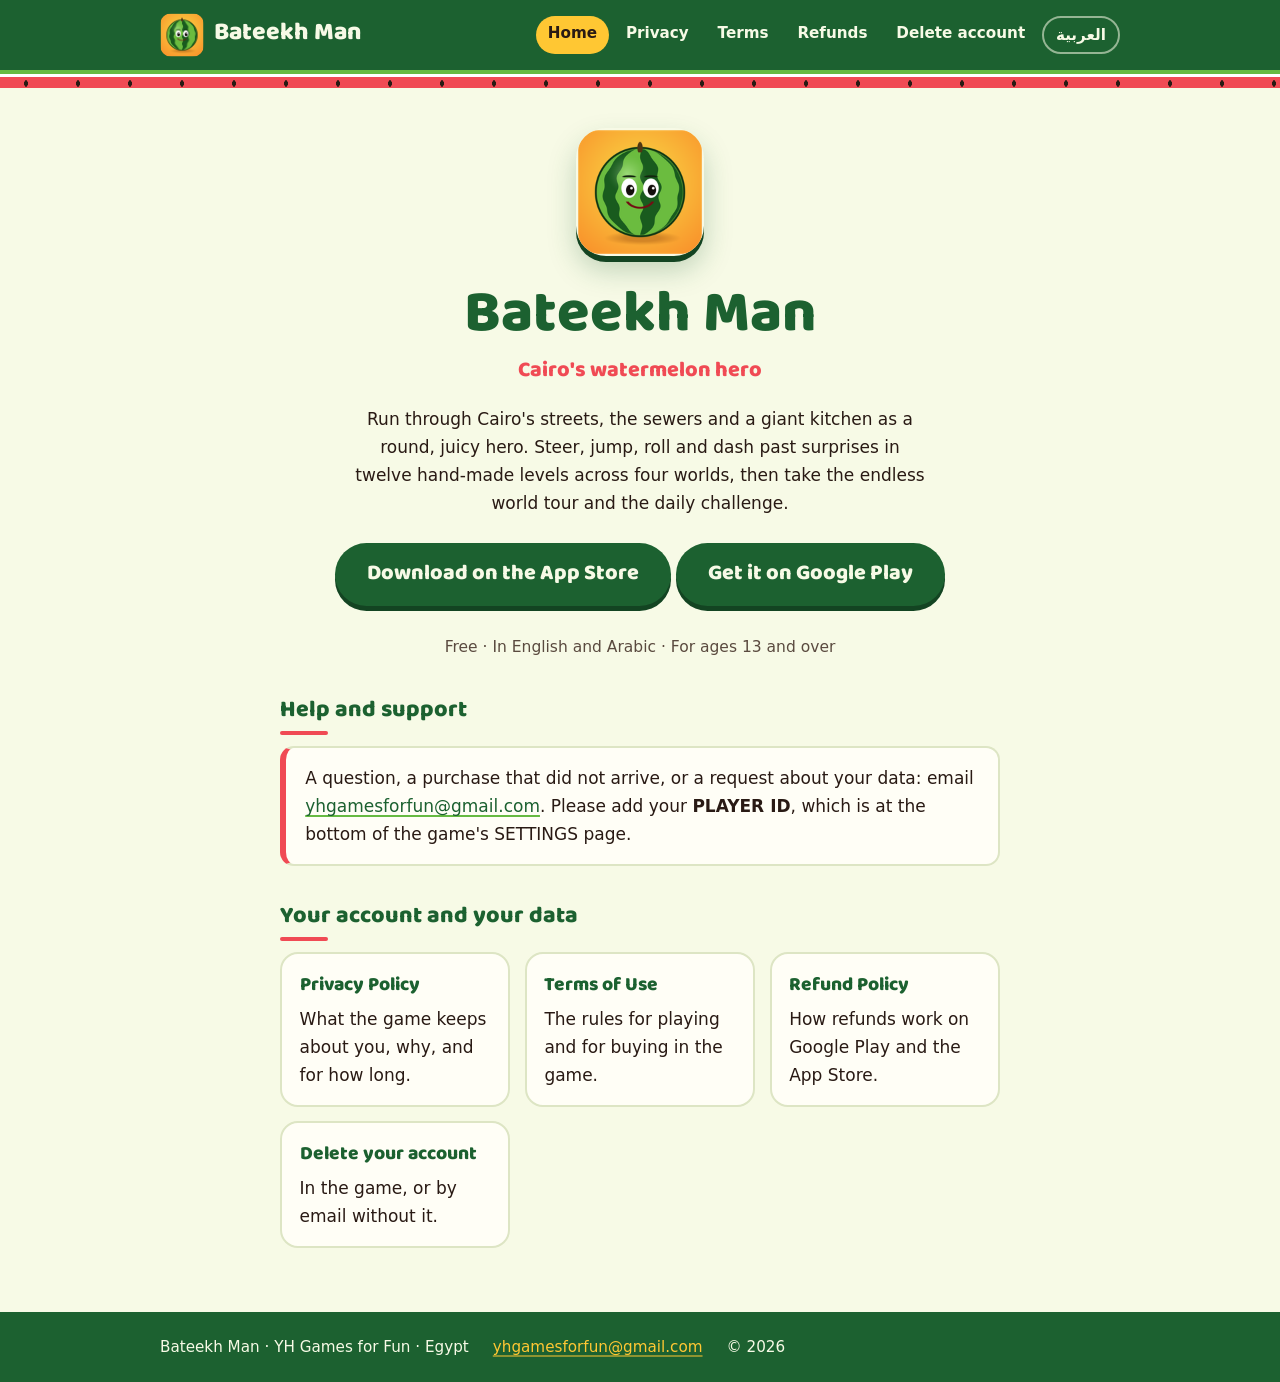
<file: index.html>
<!doctype html>
<!-- Bateekh Man's home page (written by hand; the legal pages are built by Site/publish.py). Keep ar/index.html saying the same. -->
<html lang="en" dir="ltr">
<head>
<meta charset="utf-8">
<meta name="viewport" content="width=device-width, initial-scale=1">
<meta http-equiv="Content-Security-Policy" content="default-src 'none'; style-src 'self'; font-src 'self'; img-src 'self'; base-uri 'none'; form-action 'none'">
<meta name="referrer" content="no-referrer">
<title>Bateekh Man · Cairo's watermelon hero</title>
<meta name="description" content="Bateekh Man is a runner game from Egypt: run Cairo's streets, the sewers and a giant kitchen as a watermelon hero. Support, privacy and account deletion.">
<meta name="theme-color" content="#1c6130">
<link rel="canonical" href="https://youssef-haitham.github.io/bateekhman/">
<link rel="alternate" hreflang="en" href="https://youssef-haitham.github.io/bateekhman/">
<link rel="alternate" hreflang="ar" href="https://youssef-haitham.github.io/bateekhman/ar/">
<link rel="alternate" hreflang="x-default" href="https://youssef-haitham.github.io/bateekhman/">
<link rel="icon" type="image/png" sizes="32x32" href="img/favicon-32.png">
<link rel="apple-touch-icon" href="img/icon-192.png">
<link rel="stylesheet" href="style.css">
</head>
<body>
<a class="skip" href="#main">Skip to content</a>
<header class="top">
  <div class="top-in">
    <a class="brand" href="index.html"><img src="img/icon-192.png" alt="" width="44" height="44">Bateekh Man</a>
    <nav class="nav" aria-label="Site">
      <a href="index.html" aria-current="page">Home</a>
      <a href="privacy.html">Privacy</a>
      <a href="terms.html">Terms</a>
      <a href="refunds.html">Refunds</a>
      <a href="delete-account.html">Delete account</a>
      <a class="lang" href="ar/index.html" hreflang="ar" lang="ar">العربية</a>
    </nav>
  </div>
  <div class="slice" aria-hidden="true"></div>
</header>
<main id="main">
<section class="hero">
<img src="img/icon-192.png" alt="Bateekh Man's icon: a smiling watermelon" width="128" height="128">
<h1>Bateekh Man</h1>
<p class="tag">Cairo's watermelon hero</p>
<p class="intro">Run through Cairo's streets, the sewers and a giant kitchen as a round, juicy hero. Steer, jump, roll and dash past surprises in twelve hand-made levels across four worlds, then take the endless world tour and the daily challenge.</p>
<p class="stores"><a class="store-btn" href="https://apps.apple.com/app/id6834197974">Download on the App Store</a> <a class="store-btn" href="https://play.google.com/store/apps/details?id=com.yhgamesforfun.bateekhman">Get it on Google Play</a></p>
<p class="facts">Free · In English and Arabic · For ages 13&nbsp;and&nbsp;over</p>
</section>

<h2>Help and support</h2>
<p class="support">A question, a purchase that did not arrive, or a request about your data: email <a href="mailto:yhgamesforfun@gmail.com">yhgamesforfun@gmail.com</a>. Please add your <strong>PLAYER ID</strong>, which is at the bottom of the game's SETTINGS page.</p>

<h2>Your account and your data</h2>
<div class="cards">
<a class="card" href="privacy.html"><b>Privacy Policy</b>What the game keeps about you, why, and for how long.</a>
<a class="card" href="terms.html"><b>Terms of Use</b>The rules for playing and for buying in the game.</a>
<a class="card" href="refunds.html"><b>Refund Policy</b>How refunds work on Google&nbsp;Play and the App&nbsp;Store.</a>
<a class="card" href="delete-account.html"><b>Delete your account</b>In the game, or by email without it.</a>
</div>
</main>
<footer class="foot">
  <div class="foot-in">
    <span>Bateekh Man · YH Games for Fun · Egypt</span>
    <a href="mailto:yhgamesforfun@gmail.com">yhgamesforfun@gmail.com</a>
    <span>© 2026</span>
  </div>
</footer>
</body>
</html>
</file>
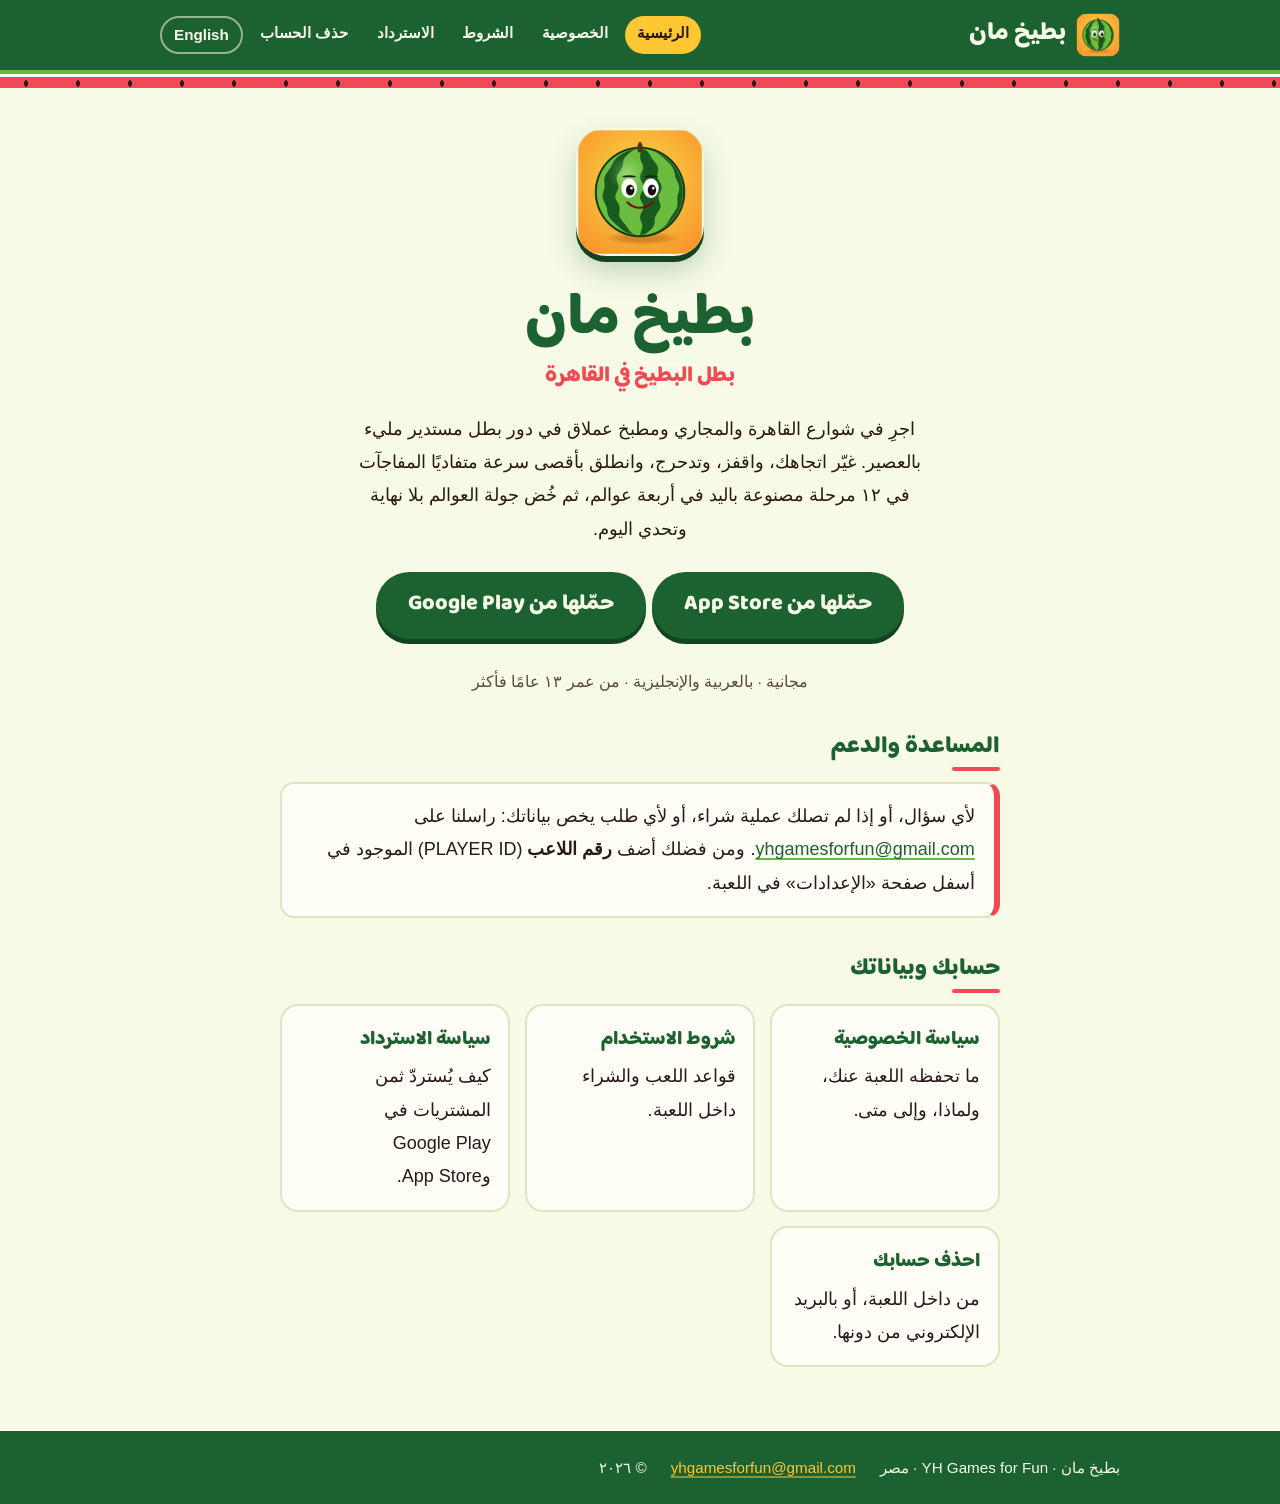
<file: ar/index.html>
<!doctype html>
<!-- Bateekh Man's Arabic home page (written by hand; the legal pages are built by Site/publish.py). Keep ../index.html saying the same. -->
<html lang="ar" dir="rtl">
<head>
<meta charset="utf-8">
<meta name="viewport" content="width=device-width, initial-scale=1">
<meta http-equiv="Content-Security-Policy" content="default-src 'none'; style-src 'self'; font-src 'self'; img-src 'self'; base-uri 'none'; form-action 'none'">
<meta name="referrer" content="no-referrer">
<title>بطيخ مان · بطل البطيخ في القاهرة</title>
<meta name="description" content="بطيخ مان لعبة جري من مصر: اجرِ في شوارع القاهرة والمجاري ومطبخ عملاق في دور بطل البطيخ. الدعم والخصوصية وحذف الحساب.">
<meta name="theme-color" content="#1c6130">
<link rel="canonical" href="https://youssef-haitham.github.io/bateekhman/ar/">
<link rel="alternate" hreflang="en" href="https://youssef-haitham.github.io/bateekhman/">
<link rel="alternate" hreflang="ar" href="https://youssef-haitham.github.io/bateekhman/ar/">
<link rel="alternate" hreflang="x-default" href="https://youssef-haitham.github.io/bateekhman/">
<link rel="icon" type="image/png" sizes="32x32" href="../img/favicon-32.png">
<link rel="apple-touch-icon" href="../img/icon-192.png">
<link rel="stylesheet" href="../style.css">
</head>
<body>
<a class="skip" href="#main">انتقل إلى المحتوى</a>
<header class="top">
  <div class="top-in">
    <a class="brand" href="index.html"><img src="../img/icon-192.png" alt="" width="44" height="44">بطيخ مان</a>
    <nav class="nav" aria-label="الموقع">
      <a href="index.html" aria-current="page">الرئيسية</a>
      <a href="privacy.html">الخصوصية</a>
      <a href="terms.html">الشروط</a>
      <a href="refunds.html">الاسترداد</a>
      <a href="delete-account.html">حذف الحساب</a>
      <a class="lang" href="../index.html" hreflang="en" lang="en">English</a>
    </nav>
  </div>
  <div class="slice" aria-hidden="true"></div>
</header>
<main id="main">
<section class="hero">
<img src="../img/icon-192.png" alt="أيقونة بطيخ مان: بطيخة تبتسم" width="128" height="128">
<h1>بطيخ مان</h1>
<p class="tag">بطل البطيخ في القاهرة</p>
<p class="intro">اجرِ في شوارع القاهرة والمجاري ومطبخ عملاق في دور بطل مستدير مليء بالعصير. غيّر اتجاهك، واقفز، وتدحرج، وانطلق بأقصى سرعة متفاديًا المفاجآت في ١٢ مرحلة مصنوعة باليد في أربعة عوالم، ثم خُض جولة العوالم بلا نهاية وتحدي اليوم.</p>
<p class="stores"><a class="store-btn" href="https://apps.apple.com/app/id6834197974">حمّلها من App&nbsp;Store</a> <a class="store-btn" href="https://play.google.com/store/apps/details?id=com.yhgamesforfun.bateekhman">حمّلها من Google&nbsp;Play</a></p>
<p class="facts">مجانية · بالعربية والإنجليزية · من عمر ١٣ عامًا فأكثر</p>
</section>

<h2>المساعدة والدعم</h2>
<p class="support">لأي سؤال، أو إذا لم تصلك عملية شراء، أو لأي طلب يخص بياناتك: راسلنا على <a href="mailto:yhgamesforfun@gmail.com" dir="ltr">yhgamesforfun@gmail.com</a>. ومن فضلك أضف <strong>رقم اللاعب</strong> (PLAYER ID) الموجود في أسفل صفحة «الإعدادات» في اللعبة.</p>

<h2>حسابك وبياناتك</h2>
<div class="cards">
<a class="card" href="privacy.html"><b>سياسة الخصوصية</b>ما تحفظه اللعبة عنك، ولماذا، وإلى متى.</a>
<a class="card" href="terms.html"><b>شروط الاستخدام</b>قواعد اللعب والشراء داخل اللعبة.</a>
<a class="card" href="refunds.html"><b>سياسة الاسترداد</b>كيف يُستردّ ثمن المشتريات في Google&nbsp;Play وApp&nbsp;Store.</a>
<a class="card" href="delete-account.html"><b>احذف حسابك</b>من داخل اللعبة، أو بالبريد الإلكتروني من دونها.</a>
</div>
</main>
<footer class="foot">
  <div class="foot-in">
    <span>بطيخ مان · YH Games for Fun · مصر</span>
    <a href="mailto:yhgamesforfun@gmail.com" dir="ltr">yhgamesforfun@gmail.com</a>
    <span>© ٢٠٢٦</span>
  </div>
</footer>
</body>
</html>
</file>
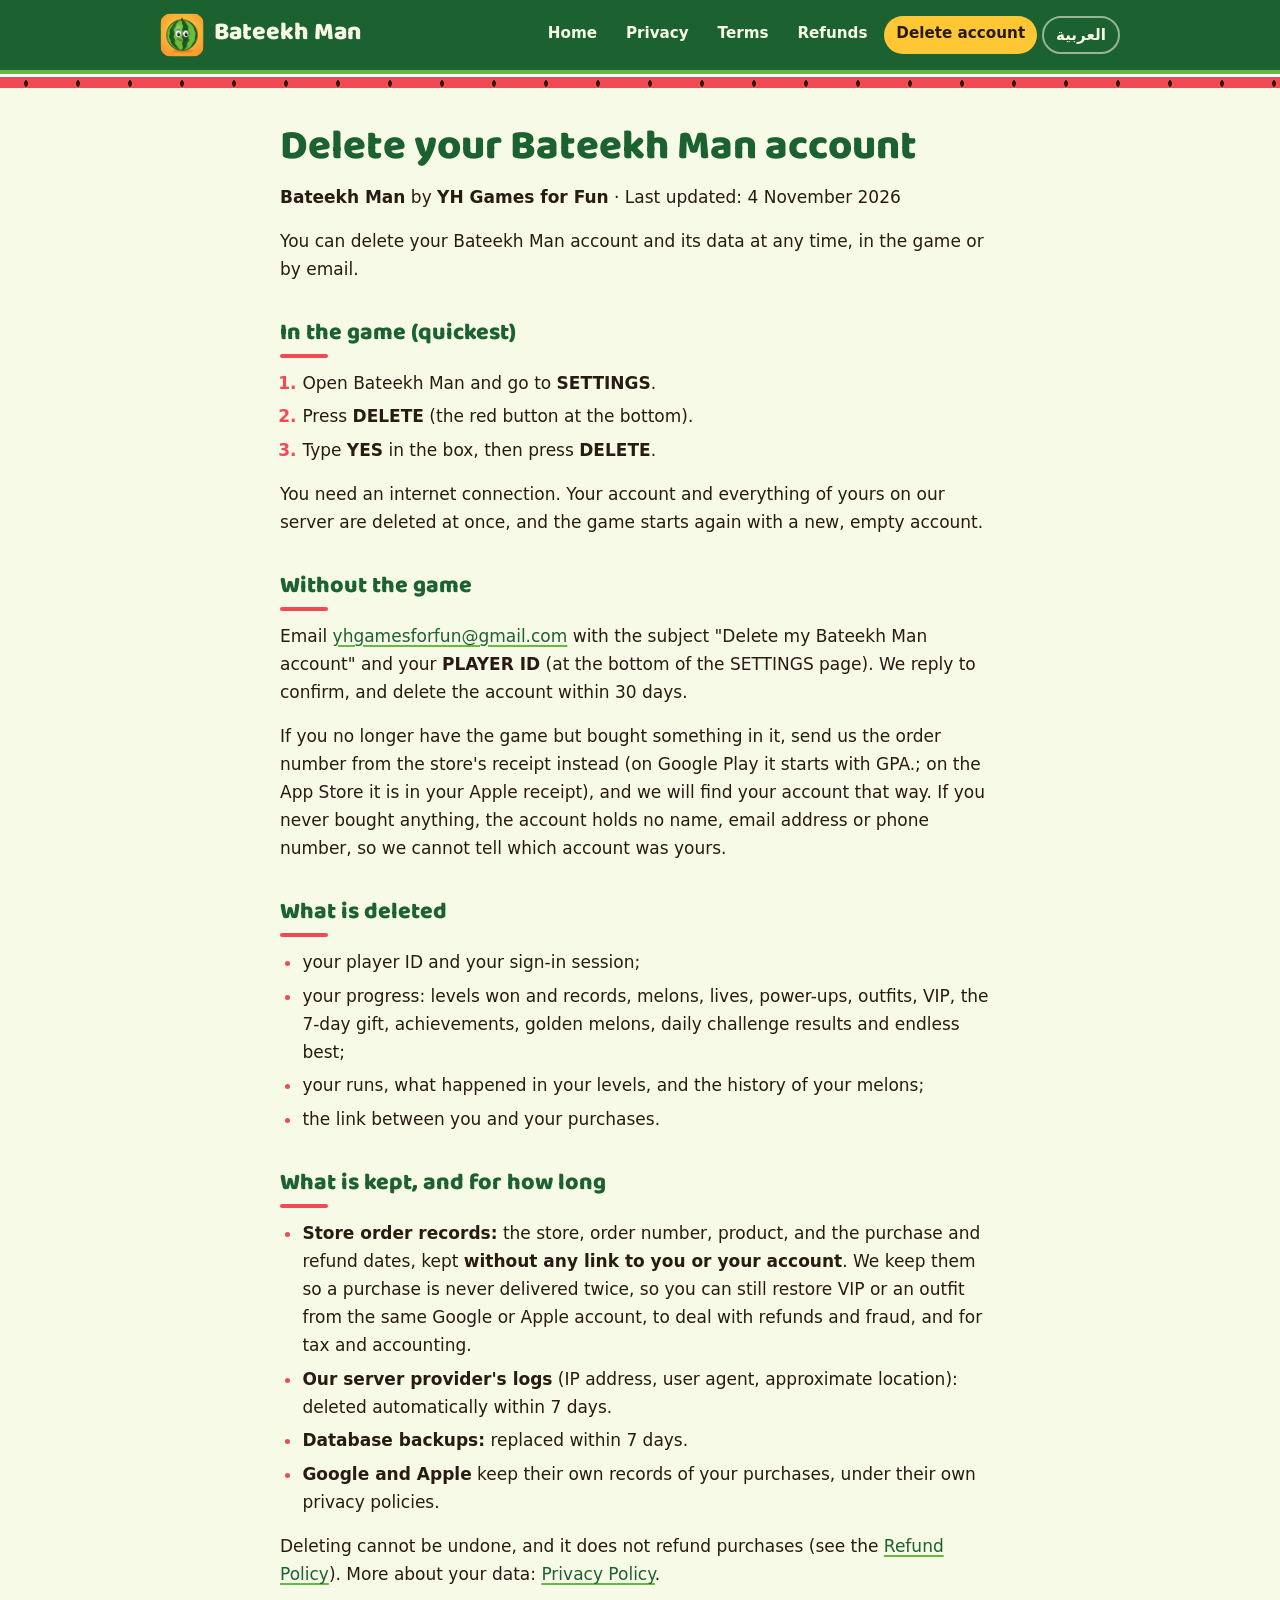
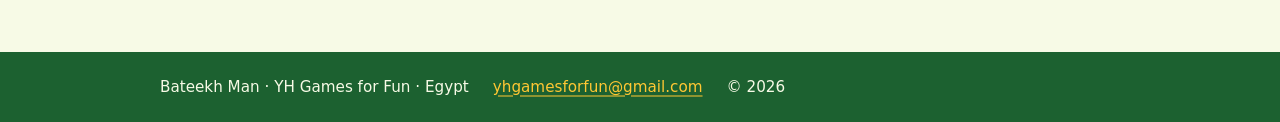
<file: delete-account.html>
<!doctype html>
<!-- Built by Site/publish.py from Docs/Legal/Account-Deletion.md: change that document, not this page. -->
<html lang="en" dir="ltr">
<head>
<meta charset="utf-8">
<meta name="viewport" content="width=device-width, initial-scale=1">
<meta http-equiv="Content-Security-Policy" content="default-src 'none'; style-src 'self'; font-src 'self'; img-src 'self'; base-uri 'none'; form-action 'none'">
<meta name="referrer" content="no-referrer">
<title>Delete your account · Bateekh Man</title>
<meta name="description" content="How to delete your Bateekh Man account and its data, in the game or by email.">
<meta name="theme-color" content="#1c6130">
<link rel="canonical" href="https://youssef-haitham.github.io/bateekhman/delete-account.html">
<link rel="alternate" hreflang="en" href="https://youssef-haitham.github.io/bateekhman/delete-account.html">
<link rel="alternate" hreflang="ar" href="https://youssef-haitham.github.io/bateekhman/ar/delete-account.html">
<link rel="alternate" hreflang="x-default" href="https://youssef-haitham.github.io/bateekhman/delete-account.html">
<link rel="icon" type="image/png" sizes="32x32" href="img/favicon-32.png">
<link rel="apple-touch-icon" href="img/icon-192.png">
<link rel="stylesheet" href="style.css">
</head>
<body>
<a class="skip" href="#main">Skip to content</a>
<header class="top">
  <div class="top-in">
    <a class="brand" href="index.html"><img src="img/icon-192.png" alt="" width="44" height="44">Bateekh Man</a>
    <nav class="nav" aria-label="Site">
      <a href="index.html">Home</a>
      <a href="privacy.html">Privacy</a>
      <a href="terms.html">Terms</a>
      <a href="refunds.html">Refunds</a>
      <a href="delete-account.html" aria-current="page">Delete account</a>
      <a class="lang" href="ar/delete-account.html" hreflang="ar" lang="ar">العربية</a>
    </nav>
  </div>
  <div class="slice" aria-hidden="true"></div>
</header>
<main id="main">
<h1>Delete your Bateekh Man account</h1>
<p><strong>Bateekh Man</strong> by <strong>YH Games for Fun</strong> · Last updated: 4 November 2026</p>
<p>You can delete your Bateekh Man account and its data at any time, in the game or by email.</p>
<h2>In the game (quickest)</h2>
<ol>
<li>Open Bateekh Man and go to <strong>SETTINGS</strong>.</li>
<li>Press <strong>DELETE</strong> (the red button at the bottom).</li>
<li>Type <strong>YES</strong> in the box, then press <strong>DELETE</strong>.</li>
</ol>
<p>You need an internet connection. Your account and everything of yours on our server are deleted at once, and the game starts again with a new, empty account.</p>
<h2>Without the game</h2>
<p>Email <a href="mailto:yhgamesforfun@gmail.com">yhgamesforfun@gmail.com</a> with the subject "Delete my Bateekh Man account" and your <strong>PLAYER ID</strong> (at the bottom of the SETTINGS page). We reply to confirm, and delete the account within 30 days.</p>
<p>If you no longer have the game but bought something in it, send us the order number from the store's receipt instead (on Google Play it starts with GPA.; on the App Store it is in your Apple receipt), and we will find your account that way. If you never bought anything, the account holds no name, email address or phone number, so we cannot tell which account was yours.</p>
<h2>What is deleted</h2>
<ul>
<li>your player ID and your sign-in session;</li>
<li>your progress: levels won and records, melons, lives, power-ups, outfits, VIP, the 7-day gift, achievements, golden melons, daily challenge results and endless best;</li>
<li>your runs, what happened in your levels, and the history of your melons;</li>
<li>the link between you and your purchases.</li>
</ul>
<h2>What is kept, and for how long</h2>
<ul>
<li><strong>Store order records:</strong> the store, order number, product, and the purchase and refund dates, kept <strong>without any link to you or your account</strong>. We keep them so a purchase is never delivered twice, so you can still restore VIP or an outfit from the same Google or Apple account, to deal with refunds and fraud, and for tax and accounting.</li>
<li><strong>Our server provider's logs</strong> (IP address, user agent, approximate location): deleted automatically within 7 days.</li>
<li><strong>Database backups:</strong> replaced within 7 days.</li>
<li><strong>Google and Apple</strong> keep their own records of your purchases, under their own privacy policies.</li>
</ul>
<p>Deleting cannot be undone, and it does not refund purchases (see the <a href="refunds.html">Refund Policy</a>). More about your data: <a href="privacy.html">Privacy Policy</a>.</p>
</main>
<footer class="foot">
  <div class="foot-in">
    <span>Bateekh Man · YH Games for Fun · Egypt</span>
    <a href="mailto:yhgamesforfun@gmail.com">yhgamesforfun@gmail.com</a>
    <span>© 2026</span>
  </div>
</footer>
</body>
</html>
</file>
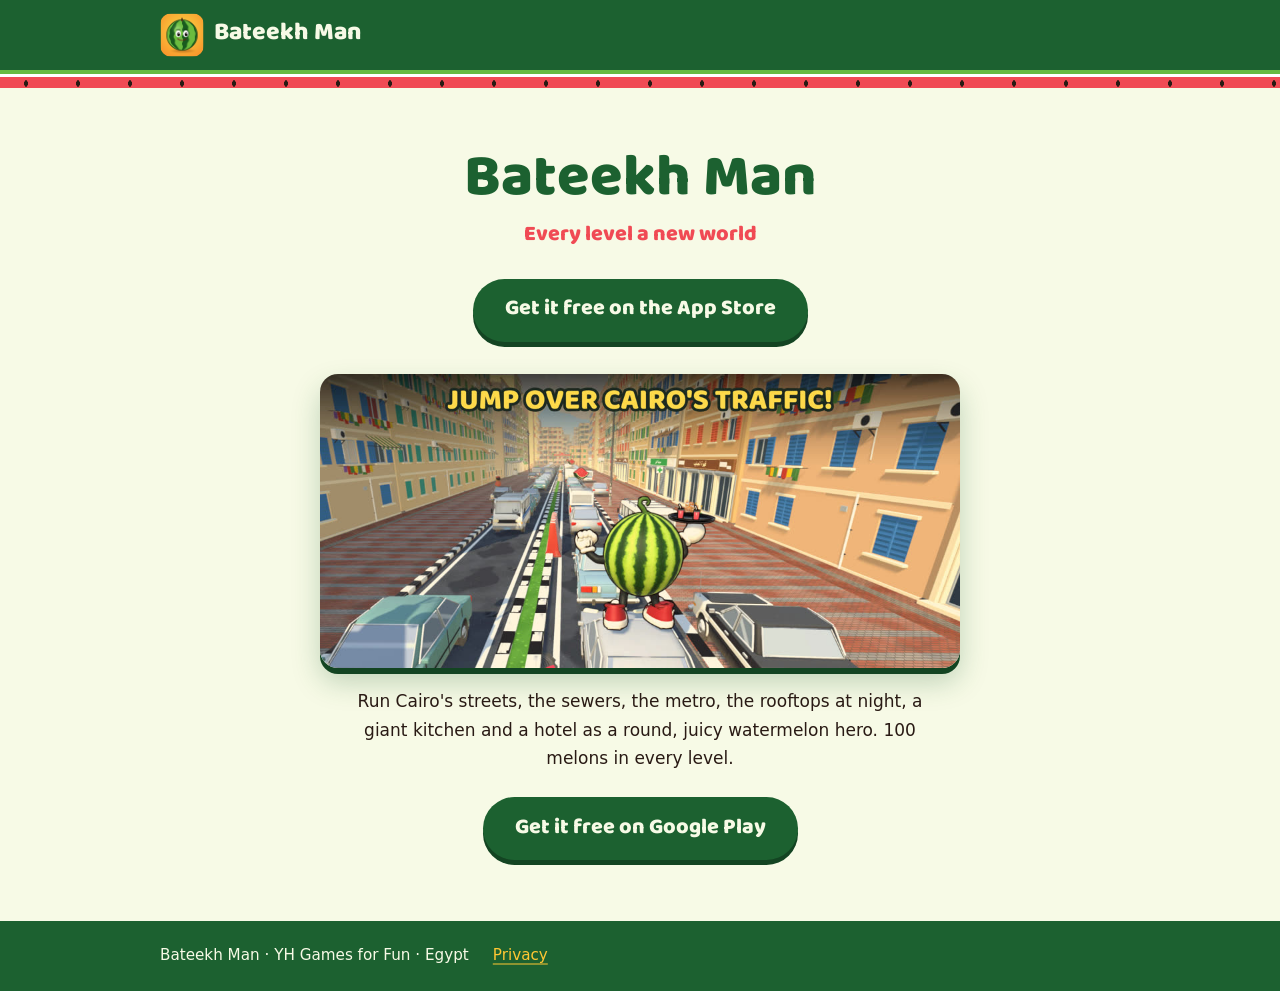
<file: get.html>
<!doctype html>
<!-- Where the Meta ads send people (24 Nov 2026; written by hand). A Traffic campaign may not link straight to the App Store, so the
     ad links here and the button carries the App Store Connect campaign link (ct=meta_en), whose installs App Store Connect counts. -->
<html lang="en" dir="ltr">
<head>
<meta charset="utf-8">
<meta name="viewport" content="width=device-width, initial-scale=1">
<meta http-equiv="Content-Security-Policy" content="default-src 'none'; style-src 'self'; font-src 'self'; img-src 'self'; base-uri 'none'; form-action 'none'">
<meta name="referrer" content="no-referrer">
<meta name="robots" content="noindex">
<title>Bateekh Man · Free on the App Store</title>
<meta name="description" content="Bateekh Man, the watermelon runner from Egypt. Free on the App Store; Android coming soon.">
<meta name="theme-color" content="#1c6130">
<link rel="icon" type="image/png" sizes="32x32" href="img/favicon-32.png">
<link rel="apple-touch-icon" href="img/icon-192.png">
<link rel="stylesheet" href="style.css">
</head>
<body>
<header class="top">
  <div class="top-in">
    <a class="brand" href="index.html"><img src="img/icon-192.png" alt="" width="44" height="44">Bateekh Man</a>
  </div>
  <div class="slice" aria-hidden="true"></div>
</header>
<main id="main" class="get">
<section class="hero">
<h1>Bateekh Man</h1>
<p class="tag">Every level a new world</p>
<a class="store-btn" href="https://apps.apple.com/app/apple-store/id6834197974?pt=129791956&amp;ct=meta_en&amp;mt=8">Get it free on the App Store</a>
<img class="shot" src="img/shot-en.jpg" alt="Bateekh Man running through a Cairo street" width="960" height="442">
<p class="intro">Run Cairo's streets, the sewers, the metro, the rooftops at night, a giant kitchen and a hotel as a round, juicy watermelon hero. 100 melons in every level.</p>
<a class="store-btn" href="https://play.google.com/store/apps/details?id=com.yhgamesforfun.bateekhman">Get it free on Google Play</a>
</section>
</main>
<footer class="foot">
  <div class="foot-in">
    <span>Bateekh Man · YH Games for Fun · Egypt</span>
    <a href="privacy.html">Privacy</a>
  </div>
</footer>
</body>
</html>
</file>
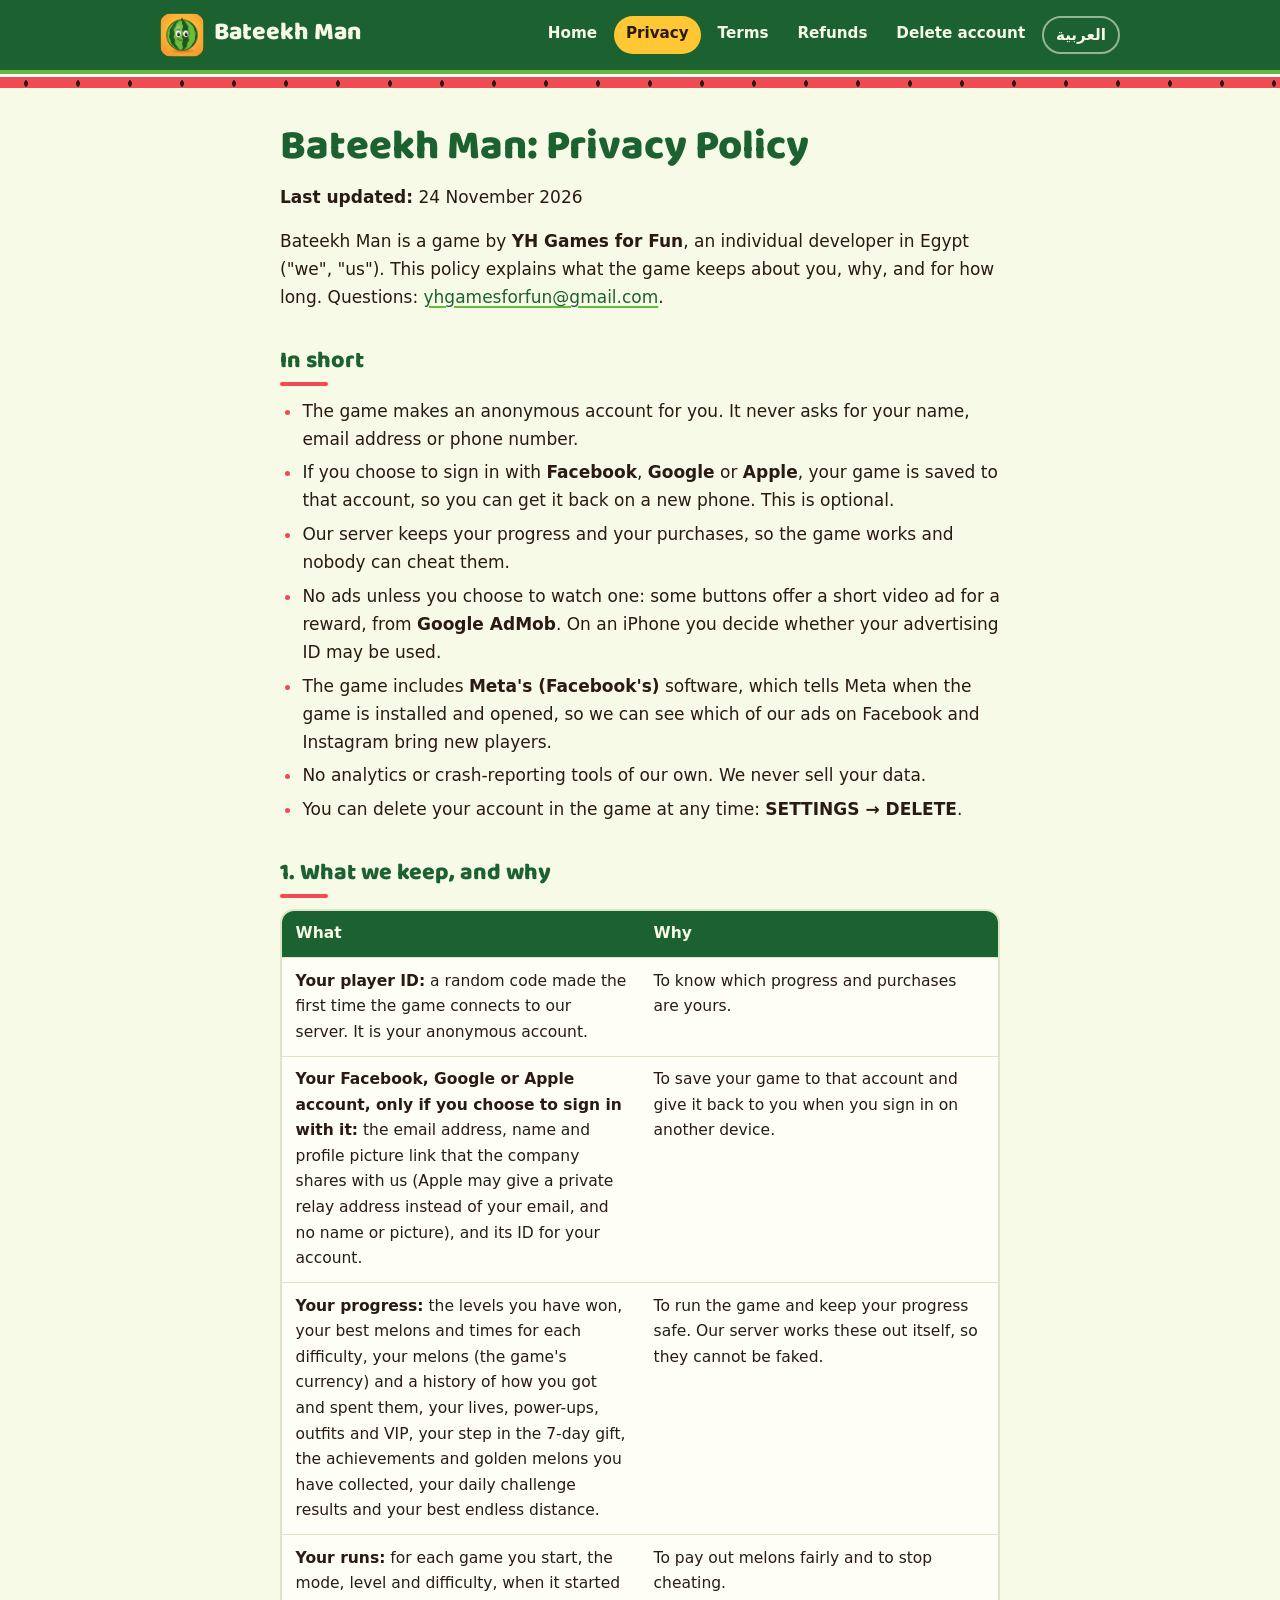
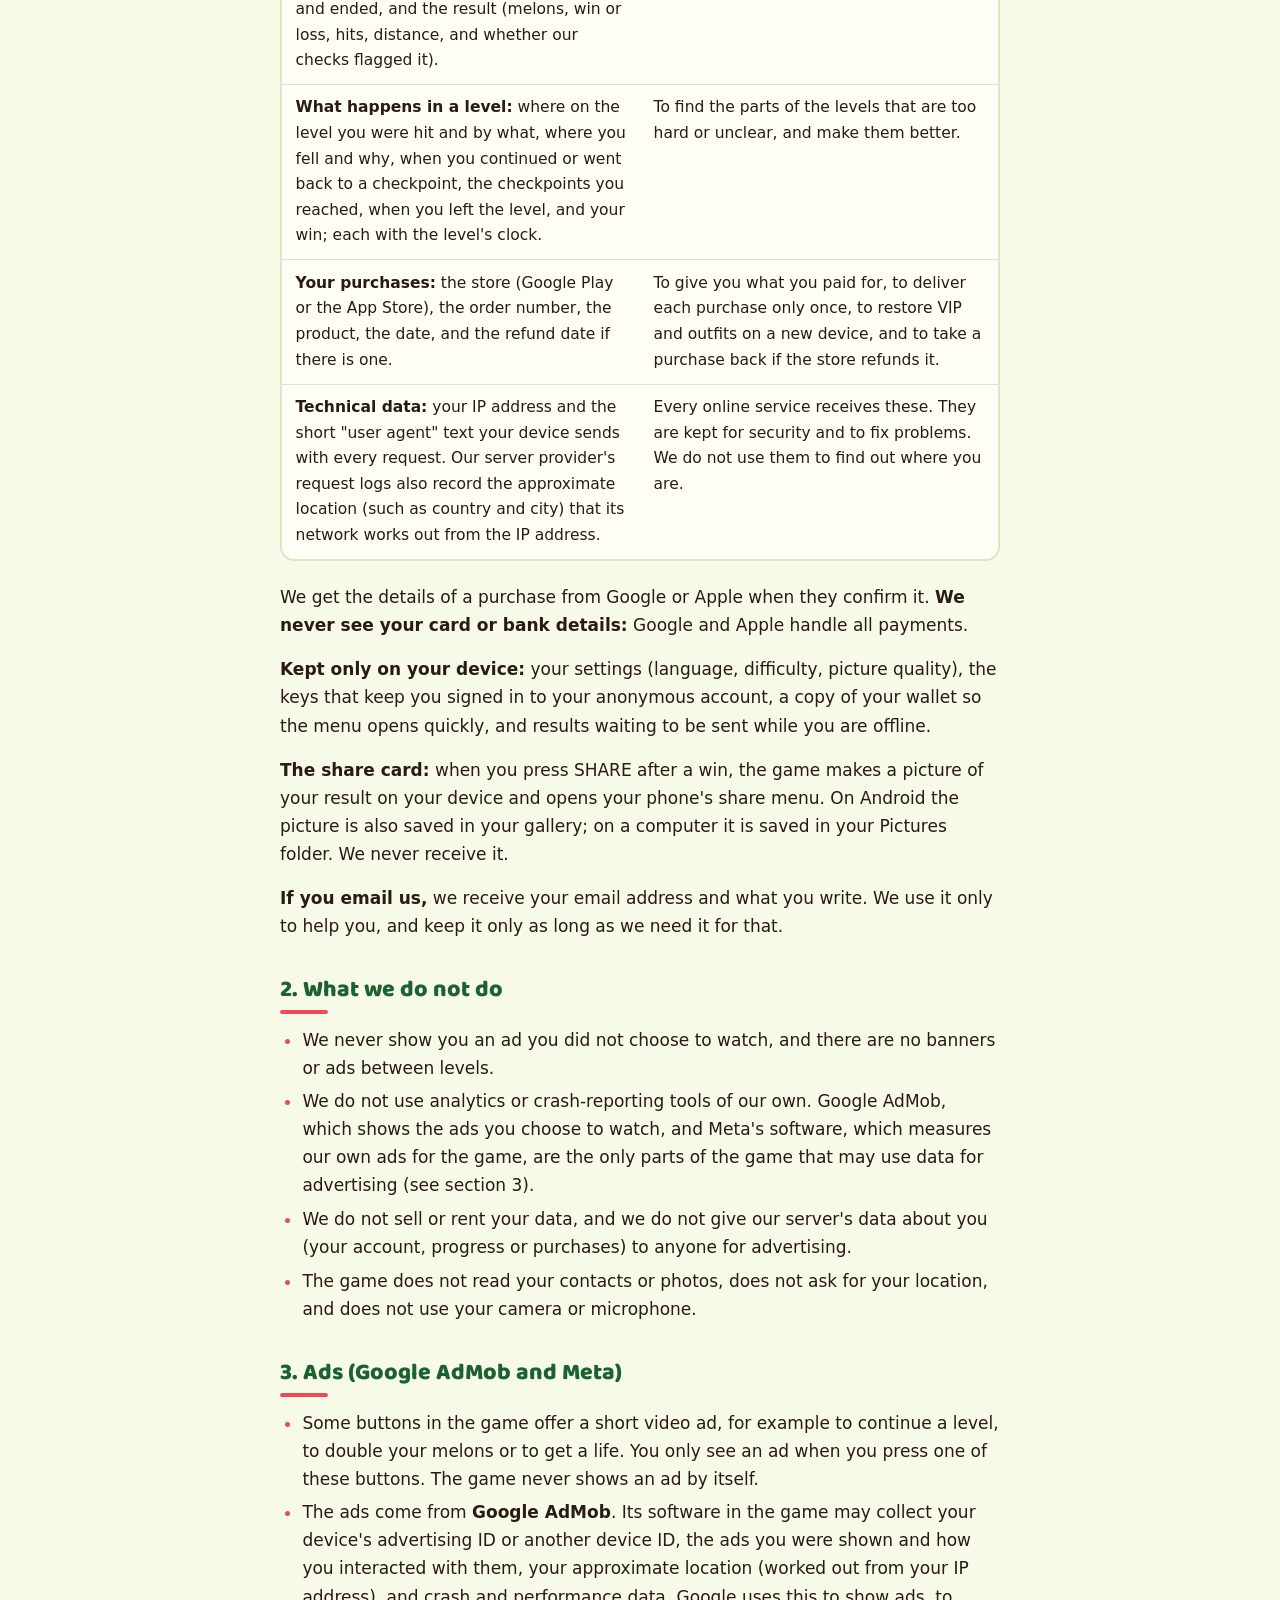
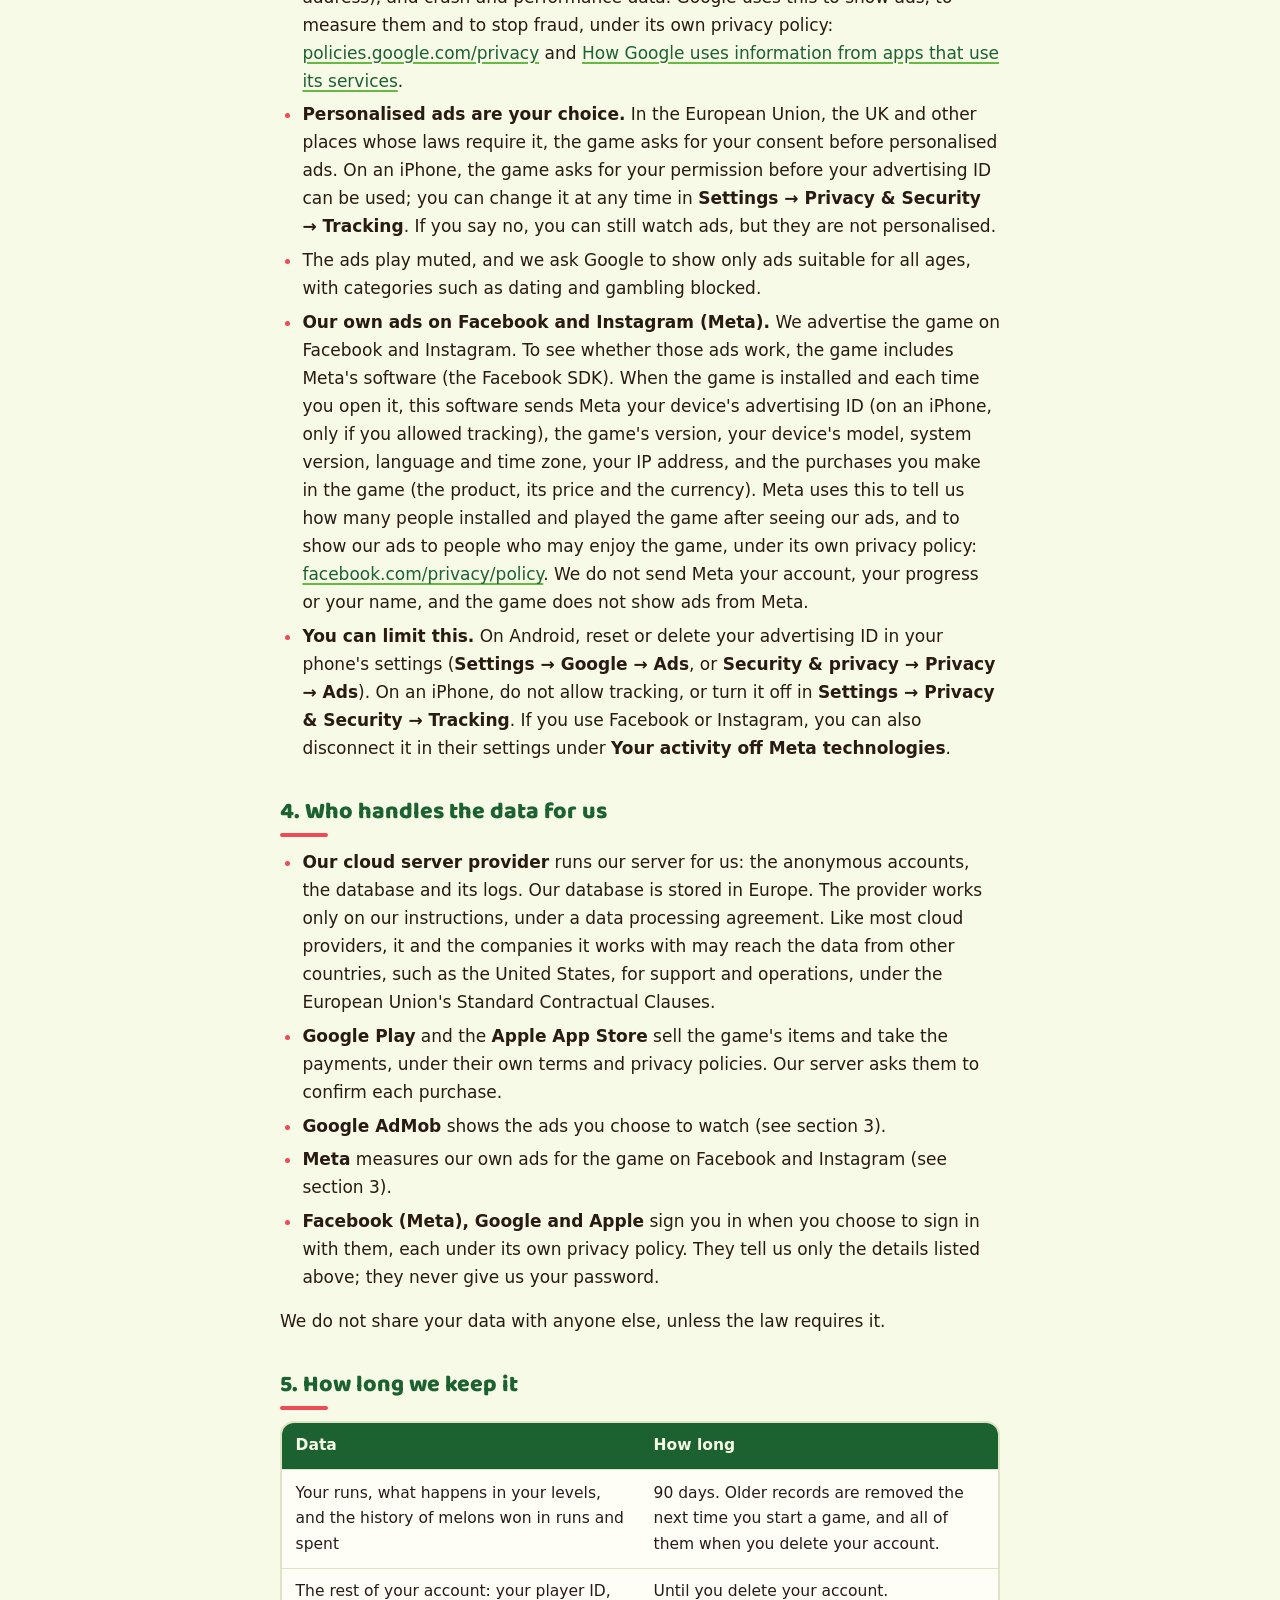
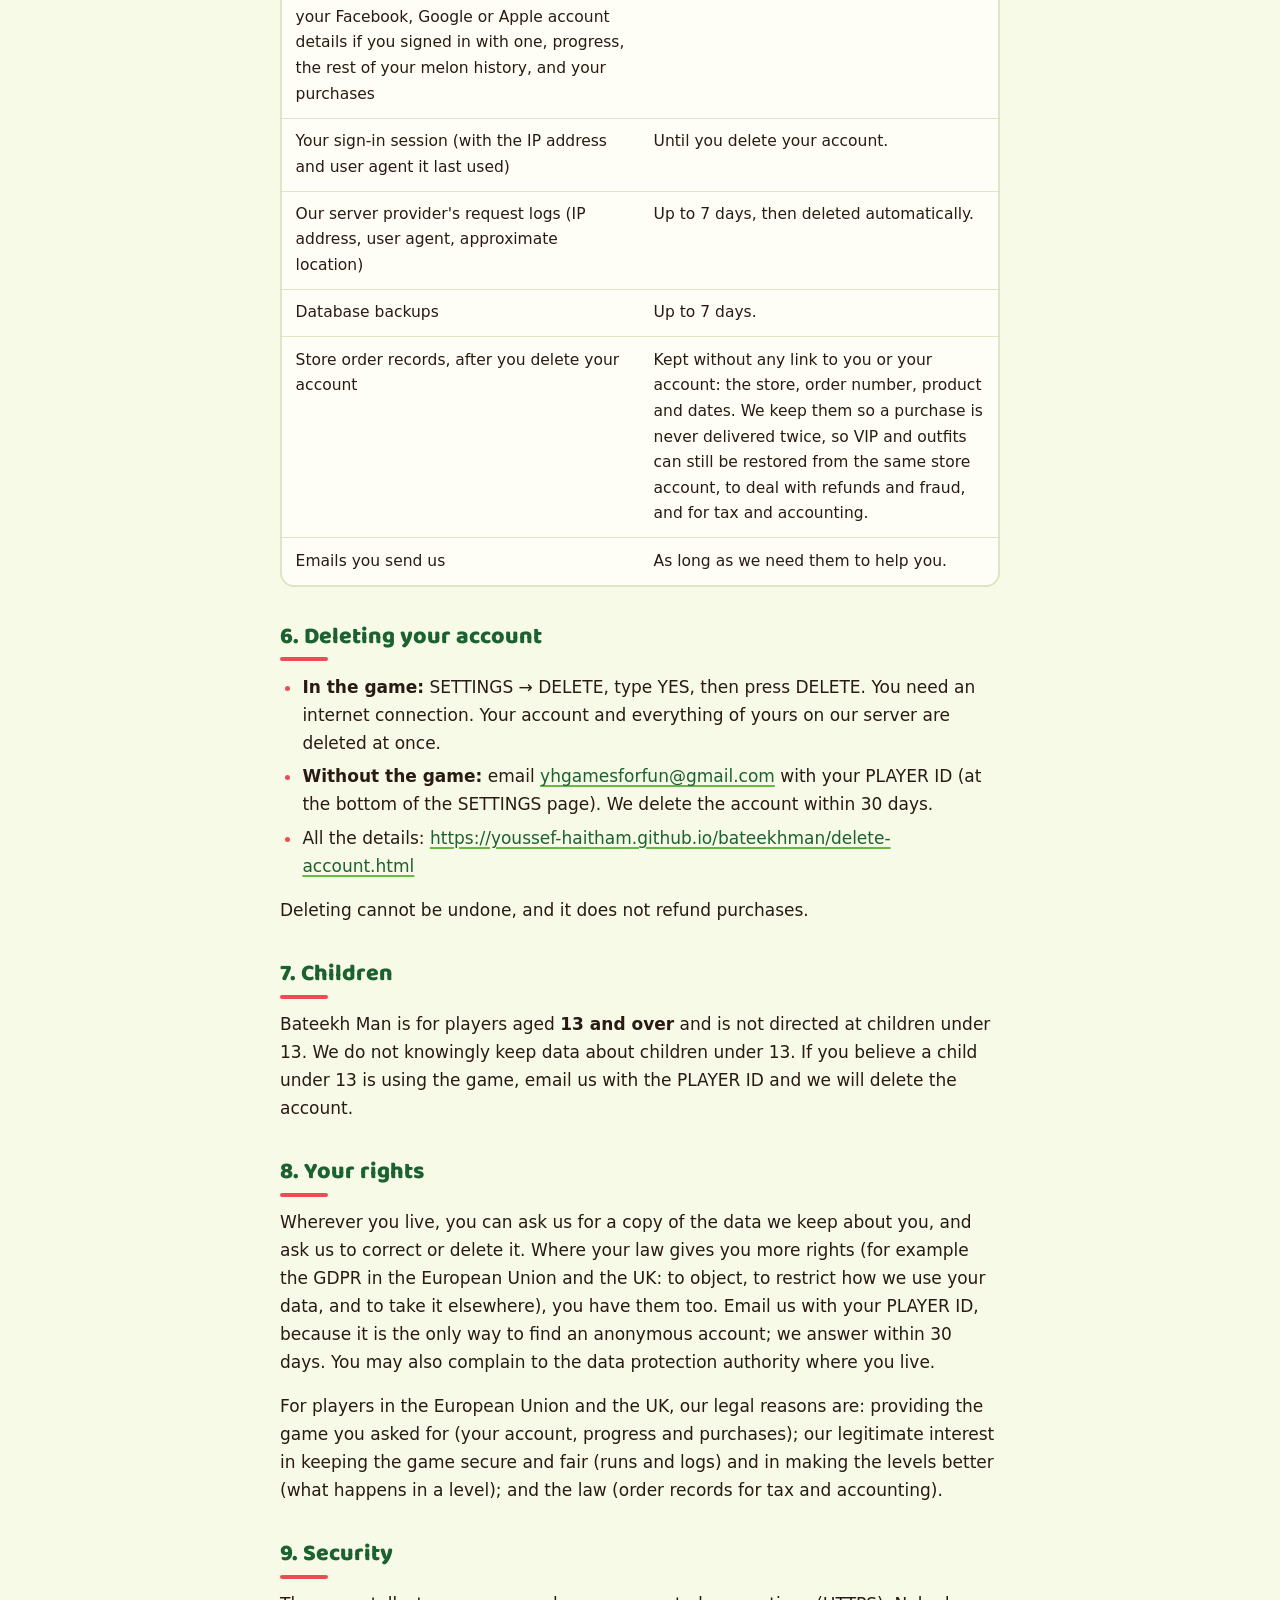
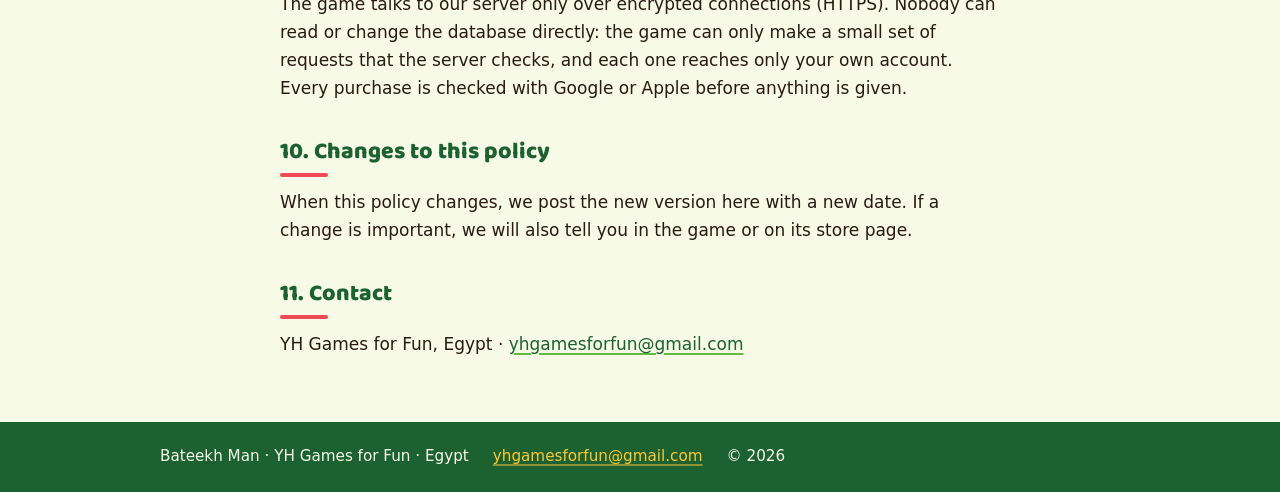
<file: privacy.html>
<!doctype html>
<!-- Built by Site/publish.py from Docs/Legal/Privacy-Policy.md: change that document, not this page. -->
<html lang="en" dir="ltr">
<head>
<meta charset="utf-8">
<meta name="viewport" content="width=device-width, initial-scale=1">
<meta http-equiv="Content-Security-Policy" content="default-src 'none'; style-src 'self'; font-src 'self'; img-src 'self'; base-uri 'none'; form-action 'none'">
<meta name="referrer" content="no-referrer">
<title>Privacy Policy · Bateekh Man</title>
<meta name="description" content="What Bateekh Man keeps about you, why, and for how long.">
<meta name="theme-color" content="#1c6130">
<link rel="canonical" href="https://youssef-haitham.github.io/bateekhman/privacy.html">
<link rel="alternate" hreflang="en" href="https://youssef-haitham.github.io/bateekhman/privacy.html">
<link rel="alternate" hreflang="ar" href="https://youssef-haitham.github.io/bateekhman/ar/privacy.html">
<link rel="alternate" hreflang="x-default" href="https://youssef-haitham.github.io/bateekhman/privacy.html">
<link rel="icon" type="image/png" sizes="32x32" href="img/favicon-32.png">
<link rel="apple-touch-icon" href="img/icon-192.png">
<link rel="stylesheet" href="style.css">
</head>
<body>
<a class="skip" href="#main">Skip to content</a>
<header class="top">
  <div class="top-in">
    <a class="brand" href="index.html"><img src="img/icon-192.png" alt="" width="44" height="44">Bateekh Man</a>
    <nav class="nav" aria-label="Site">
      <a href="index.html">Home</a>
      <a href="privacy.html" aria-current="page">Privacy</a>
      <a href="terms.html">Terms</a>
      <a href="refunds.html">Refunds</a>
      <a href="delete-account.html">Delete account</a>
      <a class="lang" href="ar/privacy.html" hreflang="ar" lang="ar">العربية</a>
    </nav>
  </div>
  <div class="slice" aria-hidden="true"></div>
</header>
<main id="main">
<h1>Bateekh Man: Privacy Policy</h1>
<p><strong>Last updated:</strong> 24 November 2026</p>
<p>Bateekh Man is a game by <strong>YH Games for Fun</strong>, an individual developer in Egypt ("we", "us"). This policy explains what the game keeps about you, why, and for how long. Questions: <a href="mailto:yhgamesforfun@gmail.com">yhgamesforfun@gmail.com</a>.</p>
<h2>In short</h2>
<ul>
<li>The game makes an anonymous account for you. It never asks for your name, email address or phone number.</li>
<li>If you choose to sign in with <strong>Facebook</strong>, <strong>Google</strong> or <strong>Apple</strong>, your game is saved to that account, so you can get it back on a new phone. This is optional.</li>
<li>Our server keeps your progress and your purchases, so the game works and nobody can cheat them.</li>
<li>No ads unless you choose to watch one: some buttons offer a short video ad for a reward, from <strong>Google AdMob</strong>. On an iPhone you decide whether your advertising ID may be used.</li>
<li>The game includes <strong>Meta's (Facebook's)</strong> software, which tells Meta when the game is installed and opened, so we can see which of our ads on Facebook and Instagram bring new players.</li>
<li>No analytics or crash-reporting tools of our own. We never sell your data.</li>
<li>You can delete your account in the game at any time: <strong>SETTINGS → DELETE</strong>.</li>
</ul>
<h2>1. What we keep, and why</h2>
<div class="table"><table>
<thead><tr><th>What</th><th>Why</th></tr></thead>
<tbody>
<tr><td data-label="What"><strong>Your player ID:</strong> a random code made the first time the game connects to our server. It is your anonymous account.</td><td data-label="Why">To know which progress and purchases are yours.</td></tr>
<tr><td data-label="What"><strong>Your Facebook, Google or Apple account, only if you choose to sign in with it:</strong> the email address, name and profile picture link that the company shares with us (Apple may give a private relay address instead of your email, and no name or picture), and its ID for your account.</td><td data-label="Why">To save your game to that account and give it back to you when you sign in on another device.</td></tr>
<tr><td data-label="What"><strong>Your progress:</strong> the levels you have won, your best melons and times for each difficulty, your melons (the game's currency) and a history of how you got and spent them, your lives, power-ups, outfits and VIP, your step in the 7-day gift, the achievements and golden melons you have collected, your daily challenge results and your best endless distance.</td><td data-label="Why">To run the game and keep your progress safe. Our server works these out itself, so they cannot be faked.</td></tr>
<tr><td data-label="What"><strong>Your runs:</strong> for each game you start, the mode, level and difficulty, when it started and ended, and the result (melons, win or loss, hits, distance, and whether our checks flagged it).</td><td data-label="Why">To pay out melons fairly and to stop cheating.</td></tr>
<tr><td data-label="What"><strong>What happens in a level:</strong> where on the level you were hit and by what, where you fell and why, when you continued or went back to a checkpoint, the checkpoints you reached, when you left the level, and your win; each with the level's clock.</td><td data-label="Why">To find the parts of the levels that are too hard or unclear, and make them better.</td></tr>
<tr><td data-label="What"><strong>Your purchases:</strong> the store (Google Play or the App Store), the order number, the product, the date, and the refund date if there is one.</td><td data-label="Why">To give you what you paid for, to deliver each purchase only once, to restore VIP and outfits on a new device, and to take a purchase back if the store refunds it.</td></tr>
<tr><td data-label="What"><strong>Technical data:</strong> your IP address and the short "user agent" text your device sends with every request. Our server provider's request logs also record the approximate location (such as country and city) that its network works out from the IP address.</td><td data-label="Why">Every online service receives these. They are kept for security and to fix problems. We do not use them to find out where you are.</td></tr>
</tbody>
</table></div>
<p>We get the details of a purchase from Google or Apple when they confirm it. <strong>We never see your card or bank details:</strong> Google and Apple handle all payments.</p>
<p><strong>Kept only on your device:</strong> your settings (language, difficulty, picture quality), the keys that keep you signed in to your anonymous account, a copy of your wallet so the menu opens quickly, and results waiting to be sent while you are offline.</p>
<p><strong>The share card:</strong> when you press SHARE after a win, the game makes a picture of your result on your device and opens your phone's share menu. On Android the picture is also saved in your gallery; on a computer it is saved in your Pictures folder. We never receive it.</p>
<p><strong>If you email us,</strong> we receive your email address and what you write. We use it only to help you, and keep it only as long as we need it for that.</p>
<h2>2. What we do not do</h2>
<ul>
<li>We never show you an ad you did not choose to watch, and there are no banners or ads between levels.</li>
<li>We do not use analytics or crash-reporting tools of our own. Google AdMob, which shows the ads you choose to watch, and Meta's software, which measures our own ads for the game, are the only parts of the game that may use data for advertising (see section 3).</li>
<li>We do not sell or rent your data, and we do not give our server's data about you (your account, progress or purchases) to anyone for advertising.</li>
<li>The game does not read your contacts or photos, does not ask for your location, and does not use your camera or microphone.</li>
</ul>
<h2>3. Ads (Google AdMob and Meta)</h2>
<ul>
<li>Some buttons in the game offer a short video ad, for example to continue a level, to double your melons or to get a life. You only see an ad when you press one of these buttons. The game never shows an ad by itself.</li>
<li>The ads come from <strong>Google AdMob</strong>. Its software in the game may collect your device's advertising ID or another device ID, the ads you were shown and how you interacted with them, your approximate location (worked out from your IP address), and crash and performance data. Google uses this to show ads, to measure them and to stop fraud, under its own privacy policy: <a href="https://policies.google.com/privacy" rel="noreferrer">policies.google.com/privacy</a> and <a href="https://policies.google.com/technologies/partner-sites" rel="noreferrer">How Google uses information from apps that use its services</a>.</li>
<li><strong>Personalised ads are your choice.</strong> In the European Union, the UK and other places whose laws require it, the game asks for your consent before personalised ads. On an iPhone, the game asks for your permission before your advertising ID can be used; you can change it at any time in <strong>Settings → Privacy &amp; Security → Tracking</strong>. If you say no, you can still watch ads, but they are not personalised.</li>
<li>The ads play muted, and we ask Google to show only ads suitable for all ages, with categories such as dating and gambling blocked.</li>
<li><strong>Our own ads on Facebook and Instagram (Meta).</strong> We advertise the game on Facebook and Instagram. To see whether those ads work, the game includes Meta's software (the Facebook SDK). When the game is installed and each time you open it, this software sends Meta your device's advertising ID (on an iPhone, only if you allowed tracking), the game's version, your device's model, system version, language and time zone, your IP address, and the purchases you make in the game (the product, its price and the currency). Meta uses this to tell us how many people installed and played the game after seeing our ads, and to show our ads to people who may enjoy the game, under its own privacy policy: <a href="https://www.facebook.com/privacy/policy" rel="noreferrer">facebook.com/privacy/policy</a>. We do not send Meta your account, your progress or your name, and the game does not show ads from Meta.</li>
<li><strong>You can limit this.</strong> On Android, reset or delete your advertising ID in your phone's settings (<strong>Settings → Google → Ads</strong>, or <strong>Security &amp; privacy → Privacy → Ads</strong>). On an iPhone, do not allow tracking, or turn it off in <strong>Settings → Privacy &amp; Security → Tracking</strong>. If you use Facebook or Instagram, you can also disconnect it in their settings under <strong>Your activity off Meta technologies</strong>.</li>
</ul>
<h2>4. Who handles the data for us</h2>
<ul>
<li><strong>Our cloud server provider</strong> runs our server for us: the anonymous accounts, the database and its logs. Our database is stored in Europe. The provider works only on our instructions, under a data processing agreement. Like most cloud providers, it and the companies it works with may reach the data from other countries, such as the United States, for support and operations, under the European Union's Standard Contractual Clauses.</li>
<li><strong>Google Play</strong> and the <strong>Apple App Store</strong> sell the game's items and take the payments, under their own terms and privacy policies. Our server asks them to confirm each purchase.</li>
<li><strong>Google AdMob</strong> shows the ads you choose to watch (see section 3).</li>
<li><strong>Meta</strong> measures our own ads for the game on Facebook and Instagram (see section 3).</li>
<li><strong>Facebook (Meta), Google and Apple</strong> sign you in when you choose to sign in with them, each under its own privacy policy. They tell us only the details listed above; they never give us your password.</li>
</ul>
<p>We do not share your data with anyone else, unless the law requires it.</p>
<h2>5. How long we keep it</h2>
<div class="table"><table>
<thead><tr><th>Data</th><th>How long</th></tr></thead>
<tbody>
<tr><td data-label="Data">Your runs, what happens in your levels, and the history of melons won in runs and spent</td><td data-label="How long">90 days. Older records are removed the next time you start a game, and all of them when you delete your account.</td></tr>
<tr><td data-label="Data">The rest of your account: your player ID, your Facebook, Google or Apple account details if you signed in with one, progress, the rest of your melon history, and your purchases</td><td data-label="How long">Until you delete your account.</td></tr>
<tr><td data-label="Data">Your sign-in session (with the IP address and user agent it last used)</td><td data-label="How long">Until you delete your account.</td></tr>
<tr><td data-label="Data">Our server provider's request logs (IP address, user agent, approximate location)</td><td data-label="How long">Up to 7 days, then deleted automatically.</td></tr>
<tr><td data-label="Data">Database backups</td><td data-label="How long">Up to 7 days.</td></tr>
<tr><td data-label="Data">Store order records, after you delete your account</td><td data-label="How long">Kept without any link to you or your account: the store, order number, product and dates. We keep them so a purchase is never delivered twice, so VIP and outfits can still be restored from the same store account, to deal with refunds and fraud, and for tax and accounting.</td></tr>
<tr><td data-label="Data">Emails you send us</td><td data-label="How long">As long as we need them to help you.</td></tr>
</tbody>
</table></div>
<h2>6. Deleting your account</h2>
<ul>
<li><strong>In the game:</strong> SETTINGS → DELETE, type YES, then press DELETE. You need an internet connection. Your account and everything of yours on our server are deleted at once.</li>
<li><strong>Without the game:</strong> email <a href="mailto:yhgamesforfun@gmail.com">yhgamesforfun@gmail.com</a> with your PLAYER ID (at the bottom of the SETTINGS page). We delete the account within 30 days.</li>
<li>All the details: <a href="delete-account.html">https://youssef-haitham.github.io/bateekhman/delete-account.html</a></li>
</ul>
<p>Deleting cannot be undone, and it does not refund purchases.</p>
<h2>7. Children</h2>
<p>Bateekh Man is for players aged <strong>13 and over</strong> and is not directed at children under 13. We do not knowingly keep data about children under 13. If you believe a child under 13 is using the game, email us with the PLAYER ID and we will delete the account.</p>
<h2>8. Your rights</h2>
<p>Wherever you live, you can ask us for a copy of the data we keep about you, and ask us to correct or delete it. Where your law gives you more rights (for example the GDPR in the European Union and the UK: to object, to restrict how we use your data, and to take it elsewhere), you have them too. Email us with your PLAYER ID, because it is the only way to find an anonymous account; we answer within 30 days. You may also complain to the data protection authority where you live.</p>
<p>For players in the European Union and the UK, our legal reasons are: providing the game you asked for (your account, progress and purchases); our legitimate interest in keeping the game secure and fair (runs and logs) and in making the levels better (what happens in a level); and the law (order records for tax and accounting).</p>
<h2>9. Security</h2>
<p>The game talks to our server only over encrypted connections (HTTPS). Nobody can read or change the database directly: the game can only make a small set of requests that the server checks, and each one reaches only your own account. Every purchase is checked with Google or Apple before anything is given.</p>
<h2>10. Changes to this policy</h2>
<p>When this policy changes, we post the new version here with a new date. If a change is important, we will also tell you in the game or on its store page.</p>
<h2>11. Contact</h2>
<p>YH Games for Fun, Egypt · <a href="mailto:yhgamesforfun@gmail.com">yhgamesforfun@gmail.com</a></p>
</main>
<footer class="foot">
  <div class="foot-in">
    <span>Bateekh Man · YH Games for Fun · Egypt</span>
    <a href="mailto:yhgamesforfun@gmail.com">yhgamesforfun@gmail.com</a>
    <span>© 2026</span>
  </div>
</footer>
</body>
</html>
</file>
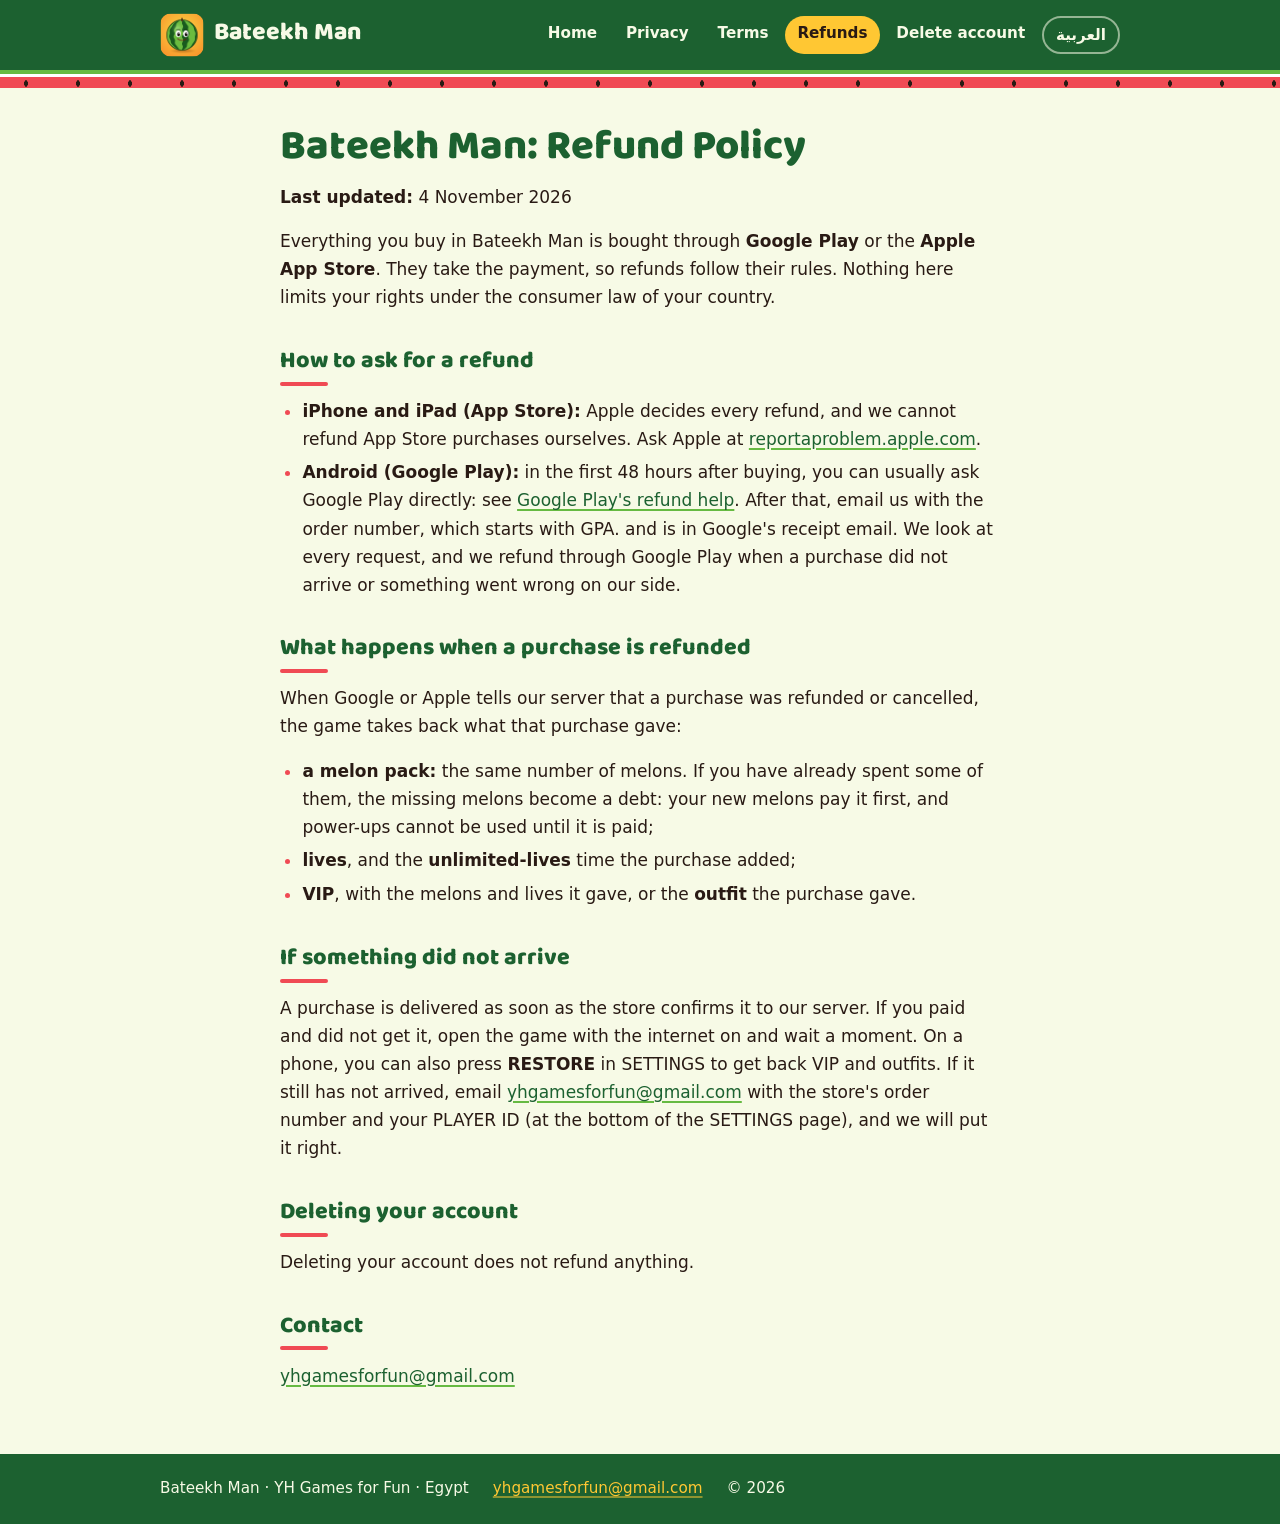
<file: refunds.html>
<!doctype html>
<!-- Built by Site/publish.py from Docs/Legal/Refund-Policy.md: change that document, not this page. -->
<html lang="en" dir="ltr">
<head>
<meta charset="utf-8">
<meta name="viewport" content="width=device-width, initial-scale=1">
<meta http-equiv="Content-Security-Policy" content="default-src 'none'; style-src 'self'; font-src 'self'; img-src 'self'; base-uri 'none'; form-action 'none'">
<meta name="referrer" content="no-referrer">
<title>Refund Policy · Bateekh Man</title>
<meta name="description" content="How refunds work for purchases in Bateekh Man on Google Play and the App Store.">
<meta name="theme-color" content="#1c6130">
<link rel="canonical" href="https://youssef-haitham.github.io/bateekhman/refunds.html">
<link rel="alternate" hreflang="en" href="https://youssef-haitham.github.io/bateekhman/refunds.html">
<link rel="alternate" hreflang="ar" href="https://youssef-haitham.github.io/bateekhman/ar/refunds.html">
<link rel="alternate" hreflang="x-default" href="https://youssef-haitham.github.io/bateekhman/refunds.html">
<link rel="icon" type="image/png" sizes="32x32" href="img/favicon-32.png">
<link rel="apple-touch-icon" href="img/icon-192.png">
<link rel="stylesheet" href="style.css">
</head>
<body>
<a class="skip" href="#main">Skip to content</a>
<header class="top">
  <div class="top-in">
    <a class="brand" href="index.html"><img src="img/icon-192.png" alt="" width="44" height="44">Bateekh Man</a>
    <nav class="nav" aria-label="Site">
      <a href="index.html">Home</a>
      <a href="privacy.html">Privacy</a>
      <a href="terms.html">Terms</a>
      <a href="refunds.html" aria-current="page">Refunds</a>
      <a href="delete-account.html">Delete account</a>
      <a class="lang" href="ar/refunds.html" hreflang="ar" lang="ar">العربية</a>
    </nav>
  </div>
  <div class="slice" aria-hidden="true"></div>
</header>
<main id="main">
<h1>Bateekh Man: Refund Policy</h1>
<p><strong>Last updated:</strong> 4 November 2026</p>
<p>Everything you buy in Bateekh Man is bought through <strong>Google Play</strong> or the <strong>Apple App Store</strong>. They take the payment, so refunds follow their rules. Nothing here limits your rights under the consumer law of your country.</p>
<h2>How to ask for a refund</h2>
<ul>
<li><strong>iPhone and iPad (App Store):</strong> Apple decides every refund, and we cannot refund App Store purchases ourselves. Ask Apple at <a href="https://reportaproblem.apple.com" rel="noreferrer">reportaproblem.apple.com</a>.</li>
<li><strong>Android (Google Play):</strong> in the first 48 hours after buying, you can usually ask Google Play directly: see <a href="https://support.google.com/googleplay/answer/2479637" rel="noreferrer">Google Play's refund help</a>. After that, email us with the order number, which starts with GPA. and is in Google's receipt email. We look at every request, and we refund through Google Play when a purchase did not arrive or something went wrong on our side.</li>
</ul>
<h2>What happens when a purchase is refunded</h2>
<p>When Google or Apple tells our server that a purchase was refunded or cancelled, the game takes back what that purchase gave:</p>
<ul>
<li><strong>a melon pack:</strong> the same number of melons. If you have already spent some of them, the missing melons become a debt: your new melons pay it first, and power-ups cannot be used until it is paid;</li>
<li><strong>lives</strong>, and the <strong>unlimited-lives</strong> time the purchase added;</li>
<li><strong>VIP</strong>, with the melons and lives it gave, or the <strong>outfit</strong> the purchase gave.</li>
</ul>
<h2>If something did not arrive</h2>
<p>A purchase is delivered as soon as the store confirms it to our server. If you paid and did not get it, open the game with the internet on and wait a moment. On a phone, you can also press <strong>RESTORE</strong> in SETTINGS to get back VIP and outfits. If it still has not arrived, email <a href="mailto:yhgamesforfun@gmail.com">yhgamesforfun@gmail.com</a> with the store's order number and your PLAYER ID (at the bottom of the SETTINGS page), and we will put it right.</p>
<h2>Deleting your account</h2>
<p>Deleting your account does not refund anything.</p>
<h2>Contact</h2>
<p><a href="mailto:yhgamesforfun@gmail.com">yhgamesforfun@gmail.com</a></p>
</main>
<footer class="foot">
  <div class="foot-in">
    <span>Bateekh Man · YH Games for Fun · Egypt</span>
    <a href="mailto:yhgamesforfun@gmail.com">yhgamesforfun@gmail.com</a>
    <span>© 2026</span>
  </div>
</footer>
</body>
</html>
</file>
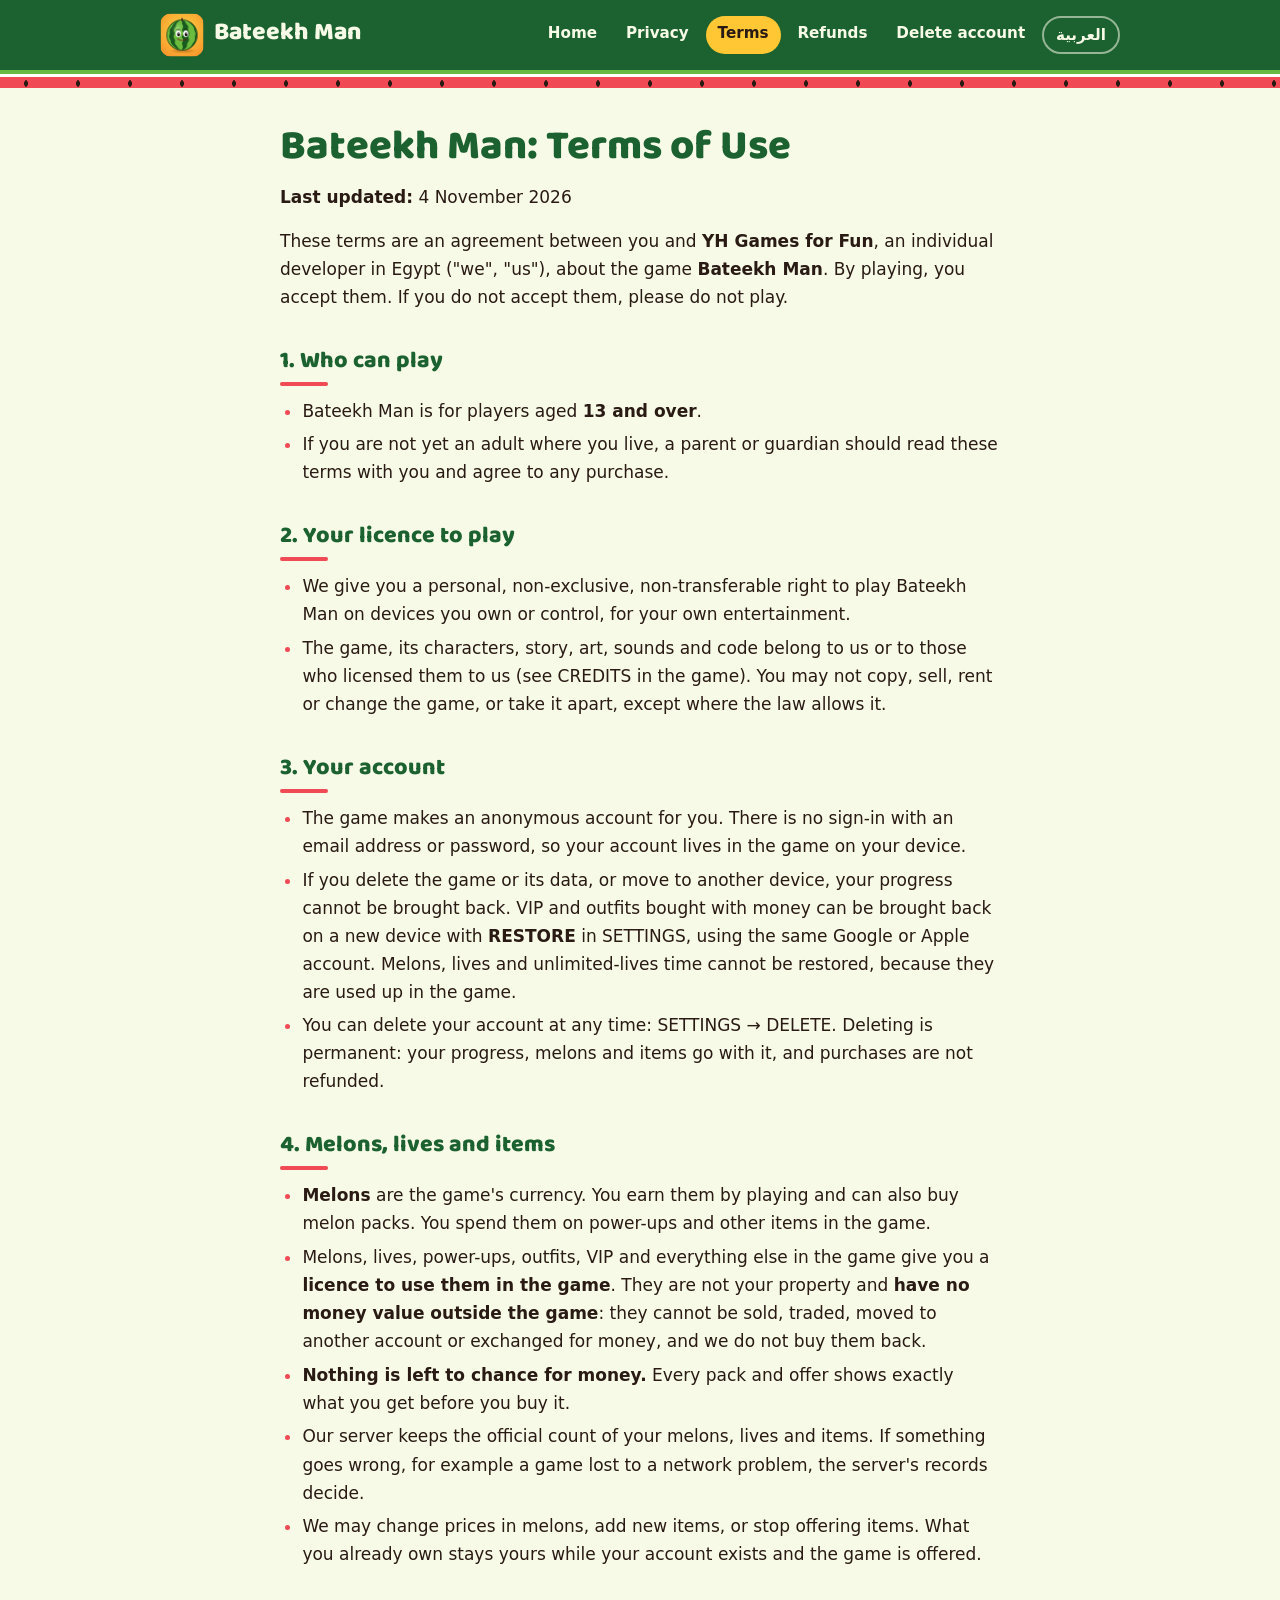
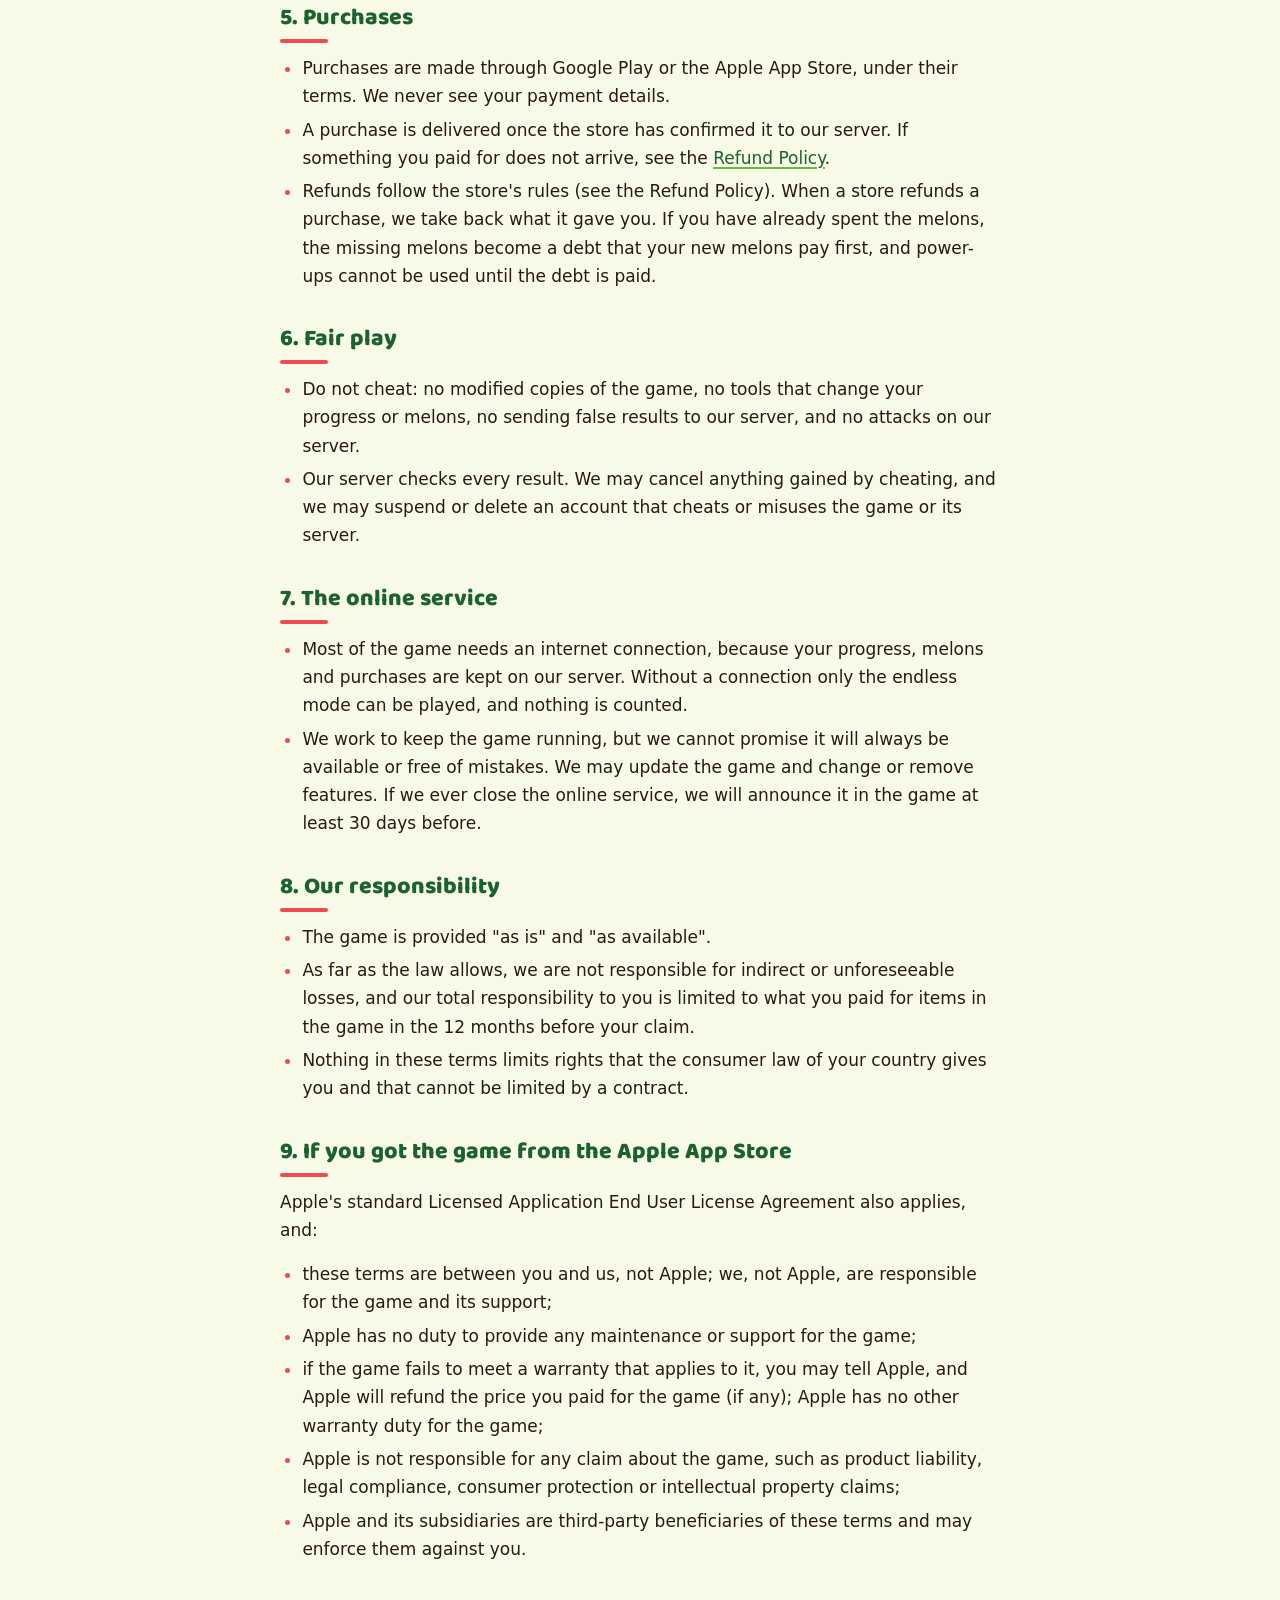
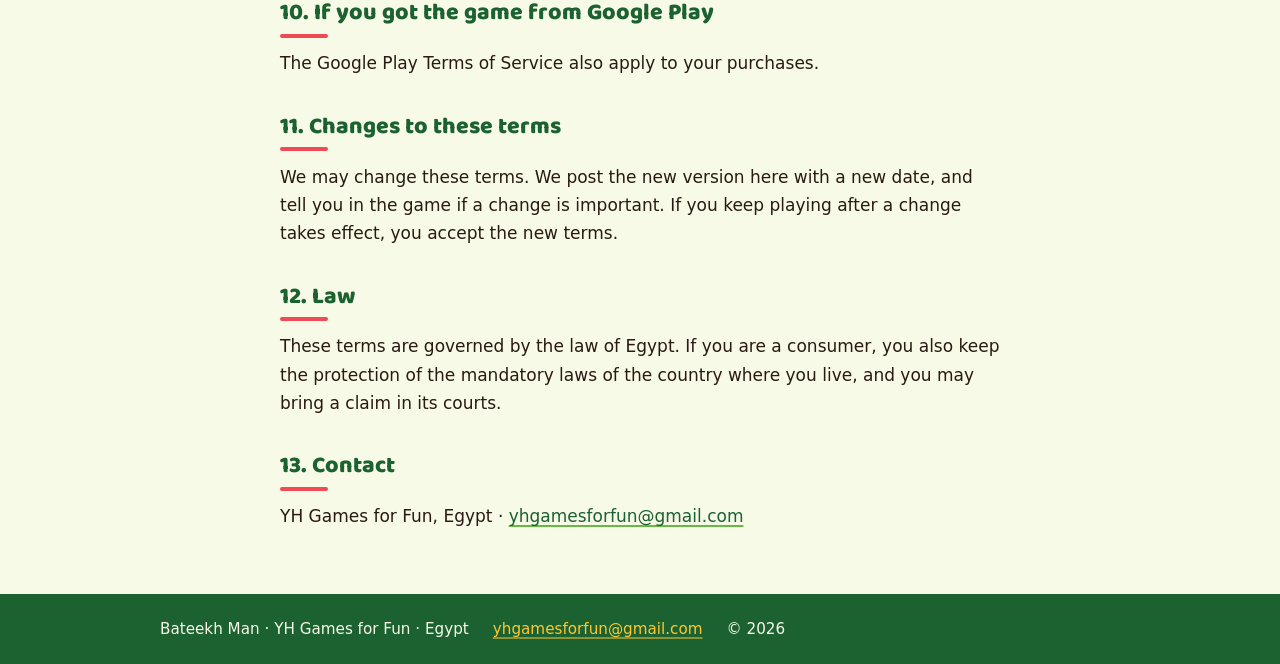
<file: terms.html>
<!doctype html>
<!-- Built by Site/publish.py from Docs/Legal/Terms-of-Use.md: change that document, not this page. -->
<html lang="en" dir="ltr">
<head>
<meta charset="utf-8">
<meta name="viewport" content="width=device-width, initial-scale=1">
<meta http-equiv="Content-Security-Policy" content="default-src 'none'; style-src 'self'; font-src 'self'; img-src 'self'; base-uri 'none'; form-action 'none'">
<meta name="referrer" content="no-referrer">
<title>Terms of Use · Bateekh Man</title>
<meta name="description" content="The rules for playing Bateekh Man and buying in the game.">
<meta name="theme-color" content="#1c6130">
<link rel="canonical" href="https://youssef-haitham.github.io/bateekhman/terms.html">
<link rel="alternate" hreflang="en" href="https://youssef-haitham.github.io/bateekhman/terms.html">
<link rel="alternate" hreflang="ar" href="https://youssef-haitham.github.io/bateekhman/ar/terms.html">
<link rel="alternate" hreflang="x-default" href="https://youssef-haitham.github.io/bateekhman/terms.html">
<link rel="icon" type="image/png" sizes="32x32" href="img/favicon-32.png">
<link rel="apple-touch-icon" href="img/icon-192.png">
<link rel="stylesheet" href="style.css">
</head>
<body>
<a class="skip" href="#main">Skip to content</a>
<header class="top">
  <div class="top-in">
    <a class="brand" href="index.html"><img src="img/icon-192.png" alt="" width="44" height="44">Bateekh Man</a>
    <nav class="nav" aria-label="Site">
      <a href="index.html">Home</a>
      <a href="privacy.html">Privacy</a>
      <a href="terms.html" aria-current="page">Terms</a>
      <a href="refunds.html">Refunds</a>
      <a href="delete-account.html">Delete account</a>
      <a class="lang" href="ar/terms.html" hreflang="ar" lang="ar">العربية</a>
    </nav>
  </div>
  <div class="slice" aria-hidden="true"></div>
</header>
<main id="main">
<h1>Bateekh Man: Terms of Use</h1>
<p><strong>Last updated:</strong> 4 November 2026</p>
<p>These terms are an agreement between you and <strong>YH Games for Fun</strong>, an individual developer in Egypt ("we", "us"), about the game <strong>Bateekh Man</strong>. By playing, you accept them. If you do not accept them, please do not play.</p>
<h2>1. Who can play</h2>
<ul>
<li>Bateekh Man is for players aged <strong>13 and over</strong>.</li>
<li>If you are not yet an adult where you live, a parent or guardian should read these terms with you and agree to any purchase.</li>
</ul>
<h2>2. Your licence to play</h2>
<ul>
<li>We give you a personal, non-exclusive, non-transferable right to play Bateekh Man on devices you own or control, for your own entertainment.</li>
<li>The game, its characters, story, art, sounds and code belong to us or to those who licensed them to us (see CREDITS in the game). You may not copy, sell, rent or change the game, or take it apart, except where the law allows it.</li>
</ul>
<h2>3. Your account</h2>
<ul>
<li>The game makes an anonymous account for you. There is no sign-in with an email address or password, so your account lives in the game on your device.</li>
<li>If you delete the game or its data, or move to another device, your progress cannot be brought back. VIP and outfits bought with money can be brought back on a new device with <strong>RESTORE</strong> in SETTINGS, using the same Google or Apple account. Melons, lives and unlimited-lives time cannot be restored, because they are used up in the game.</li>
<li>You can delete your account at any time: SETTINGS → DELETE. Deleting is permanent: your progress, melons and items go with it, and purchases are not refunded.</li>
</ul>
<h2>4. Melons, lives and items</h2>
<ul>
<li><strong>Melons</strong> are the game's currency. You earn them by playing and can also buy melon packs. You spend them on power-ups and other items in the game.</li>
<li>Melons, lives, power-ups, outfits, VIP and everything else in the game give you a <strong>licence to use them in the game</strong>. They are not your property and <strong>have no money value outside the game</strong>: they cannot be sold, traded, moved to another account or exchanged for money, and we do not buy them back.</li>
<li><strong>Nothing is left to chance for money.</strong> Every pack and offer shows exactly what you get before you buy it.</li>
<li>Our server keeps the official count of your melons, lives and items. If something goes wrong, for example a game lost to a network problem, the server's records decide.</li>
<li>We may change prices in melons, add new items, or stop offering items. What you already own stays yours while your account exists and the game is offered.</li>
</ul>
<h2>5. Purchases</h2>
<ul>
<li>Purchases are made through Google Play or the Apple App Store, under their terms. We never see your payment details.</li>
<li>A purchase is delivered once the store has confirmed it to our server. If something you paid for does not arrive, see the <a href="refunds.html">Refund Policy</a>.</li>
<li>Refunds follow the store's rules (see the Refund Policy). When a store refunds a purchase, we take back what it gave you. If you have already spent the melons, the missing melons become a debt that your new melons pay first, and power-ups cannot be used until the debt is paid.</li>
</ul>
<h2>6. Fair play</h2>
<ul>
<li>Do not cheat: no modified copies of the game, no tools that change your progress or melons, no sending false results to our server, and no attacks on our server.</li>
<li>Our server checks every result. We may cancel anything gained by cheating, and we may suspend or delete an account that cheats or misuses the game or its server.</li>
</ul>
<h2>7. The online service</h2>
<ul>
<li>Most of the game needs an internet connection, because your progress, melons and purchases are kept on our server. Without a connection only the endless mode can be played, and nothing is counted.</li>
<li>We work to keep the game running, but we cannot promise it will always be available or free of mistakes. We may update the game and change or remove features. If we ever close the online service, we will announce it in the game at least 30 days before.</li>
</ul>
<h2>8. Our responsibility</h2>
<ul>
<li>The game is provided "as is" and "as available".</li>
<li>As far as the law allows, we are not responsible for indirect or unforeseeable losses, and our total responsibility to you is limited to what you paid for items in the game in the 12 months before your claim.</li>
<li>Nothing in these terms limits rights that the consumer law of your country gives you and that cannot be limited by a contract.</li>
</ul>
<h2>9. If you got the game from the Apple App Store</h2>
<p>Apple's standard Licensed Application End User License Agreement also applies, and:</p>
<ul>
<li>these terms are between you and us, not Apple; we, not Apple, are responsible for the game and its support;</li>
<li>Apple has no duty to provide any maintenance or support for the game;</li>
<li>if the game fails to meet a warranty that applies to it, you may tell Apple, and Apple will refund the price you paid for the game (if any); Apple has no other warranty duty for the game;</li>
<li>Apple is not responsible for any claim about the game, such as product liability, legal compliance, consumer protection or intellectual property claims;</li>
<li>Apple and its subsidiaries are third-party beneficiaries of these terms and may enforce them against you.</li>
</ul>
<h2>10. If you got the game from Google Play</h2>
<p>The Google Play Terms of Service also apply to your purchases.</p>
<h2>11. Changes to these terms</h2>
<p>We may change these terms. We post the new version here with a new date, and tell you in the game if a change is important. If you keep playing after a change takes effect, you accept the new terms.</p>
<h2>12. Law</h2>
<p>These terms are governed by the law of Egypt. If you are a consumer, you also keep the protection of the mandatory laws of the country where you live, and you may bring a claim in its courts.</p>
<h2>13. Contact</h2>
<p>YH Games for Fun, Egypt · <a href="mailto:yhgamesforfun@gmail.com">yhgamesforfun@gmail.com</a></p>
</main>
<footer class="foot">
  <div class="foot-in">
    <span>Bateekh Man · YH Games for Fun · Egypt</span>
    <a href="mailto:yhgamesforfun@gmail.com">yhgamesforfun@gmail.com</a>
    <span>© 2026</span>
  </div>
</footer>
</body>
</html>
</file>
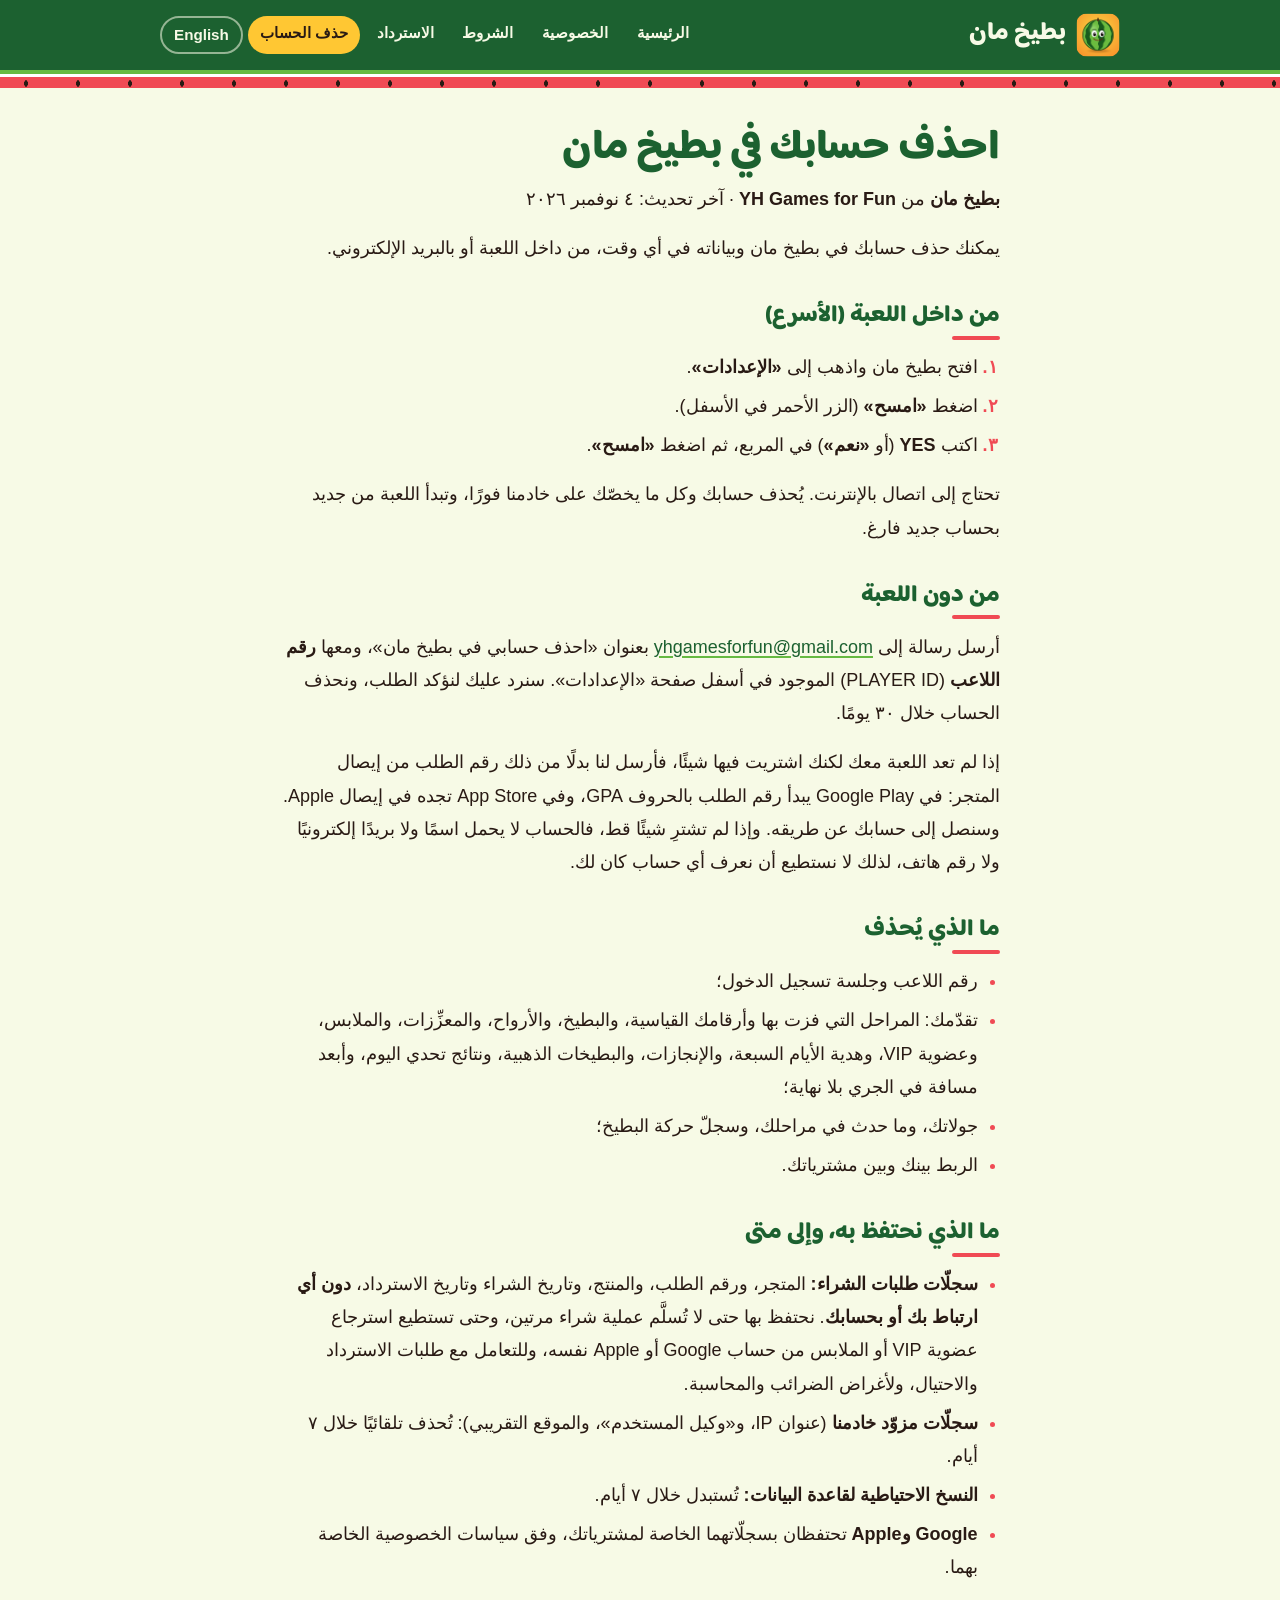
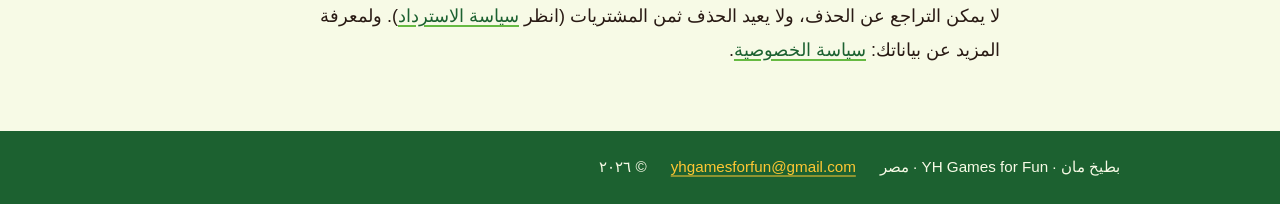
<file: ar/delete-account.html>
<!doctype html>
<!-- Built by Site/publish.py from Docs/Legal/Account-Deletion.ar.md: change that document, not this page. -->
<html lang="ar" dir="rtl">
<head>
<meta charset="utf-8">
<meta name="viewport" content="width=device-width, initial-scale=1">
<meta http-equiv="Content-Security-Policy" content="default-src 'none'; style-src 'self'; font-src 'self'; img-src 'self'; base-uri 'none'; form-action 'none'">
<meta name="referrer" content="no-referrer">
<title>احذف حسابك · بطيخ مان</title>
<meta name="description" content="كيف تحذف حسابك في بطيخ مان وبياناته، من داخل اللعبة أو بالبريد الإلكتروني.">
<meta name="theme-color" content="#1c6130">
<link rel="canonical" href="https://youssef-haitham.github.io/bateekhman/ar/delete-account.html">
<link rel="alternate" hreflang="en" href="https://youssef-haitham.github.io/bateekhman/delete-account.html">
<link rel="alternate" hreflang="ar" href="https://youssef-haitham.github.io/bateekhman/ar/delete-account.html">
<link rel="alternate" hreflang="x-default" href="https://youssef-haitham.github.io/bateekhman/delete-account.html">
<link rel="icon" type="image/png" sizes="32x32" href="../img/favicon-32.png">
<link rel="apple-touch-icon" href="../img/icon-192.png">
<link rel="stylesheet" href="../style.css">
</head>
<body>
<a class="skip" href="#main">انتقل إلى المحتوى</a>
<header class="top">
  <div class="top-in">
    <a class="brand" href="index.html"><img src="../img/icon-192.png" alt="" width="44" height="44">بطيخ مان</a>
    <nav class="nav" aria-label="الموقع">
      <a href="index.html">الرئيسية</a>
      <a href="privacy.html">الخصوصية</a>
      <a href="terms.html">الشروط</a>
      <a href="refunds.html">الاسترداد</a>
      <a href="delete-account.html" aria-current="page">حذف الحساب</a>
      <a class="lang" href="../delete-account.html" hreflang="en" lang="en">English</a>
    </nav>
  </div>
  <div class="slice" aria-hidden="true"></div>
</header>
<main id="main">
<h1>احذف حسابك في بطيخ مان</h1>
<p><strong>بطيخ مان</strong> من <strong>YH Games for Fun</strong> · آخر تحديث: ٤ نوفمبر ٢٠٢٦</p>
<p>يمكنك حذف حسابك في بطيخ مان وبياناته في أي وقت، من داخل اللعبة أو بالبريد الإلكتروني.</p>
<h2>من داخل اللعبة (الأسرع)</h2>
<ol>
<li>افتح بطيخ مان واذهب إلى <strong>«الإعدادات»</strong>.</li>
<li>اضغط <strong>«امسح»</strong> (الزر الأحمر في الأسفل).</li>
<li>اكتب <strong>YES</strong> (أو <strong>«نعم»</strong>) في المربع، ثم اضغط <strong>«امسح»</strong>.</li>
</ol>
<p>تحتاج إلى اتصال بالإنترنت. يُحذف حسابك وكل ما يخصّك على خادمنا فورًا، وتبدأ اللعبة من جديد بحساب جديد فارغ.</p>
<h2>من دون اللعبة</h2>
<p>أرسل رسالة إلى <a href="mailto:yhgamesforfun@gmail.com" dir="ltr">yhgamesforfun@gmail.com</a> بعنوان «احذف حسابي في بطيخ مان»، ومعها <strong>رقم اللاعب</strong> (PLAYER ID) الموجود في أسفل صفحة «الإعدادات». سنرد عليك لنؤكد الطلب، ونحذف الحساب خلال ٣٠ يومًا.</p>
<p>إذا لم تعد اللعبة معك لكنك اشتريت فيها شيئًا، فأرسل لنا بدلًا من ذلك رقم الطلب من إيصال المتجر: في Google Play يبدأ رقم الطلب بالحروف GPA، وفي App Store تجده في إيصال Apple. وسنصل إلى حسابك عن طريقه. وإذا لم تشترِ شيئًا قط، فالحساب لا يحمل اسمًا ولا بريدًا إلكترونيًا ولا رقم هاتف، لذلك لا نستطيع أن نعرف أي حساب كان لك.</p>
<h2>ما الذي يُحذف</h2>
<ul>
<li>رقم اللاعب وجلسة تسجيل الدخول؛</li>
<li>تقدّمك: المراحل التي فزت بها وأرقامك القياسية، والبطيخ، والأرواح، والمعزِّزات، والملابس، وعضوية VIP، وهدية الأيام السبعة، والإنجازات، والبطيخات الذهبية، ونتائج تحدي اليوم، وأبعد مسافة في الجري بلا نهاية؛</li>
<li>جولاتك، وما حدث في مراحلك، وسجلّ حركة البطيخ؛</li>
<li>الربط بينك وبين مشترياتك.</li>
</ul>
<h2>ما الذي نحتفظ به، وإلى متى</h2>
<ul>
<li><strong>سجلّات طلبات الشراء:</strong> المتجر، ورقم الطلب، والمنتج، وتاريخ الشراء وتاريخ الاسترداد، <strong>دون أي ارتباط بك أو بحسابك</strong>. نحتفظ بها حتى لا تُسلَّم عملية شراء مرتين، وحتى تستطيع استرجاع عضوية VIP أو الملابس من حساب Google أو Apple نفسه، وللتعامل مع طلبات الاسترداد والاحتيال، ولأغراض الضرائب والمحاسبة.</li>
<li><strong>سجلّات مزوّد خادمنا</strong> (عنوان IP، و«وكيل المستخدم»، والموقع التقريبي): تُحذف تلقائيًا خلال ٧ أيام.</li>
<li><strong>النسخ الاحتياطية لقاعدة البيانات:</strong> تُستبدل خلال ٧ أيام.</li>
<li><strong>Google وApple</strong> تحتفظان بسجلّاتهما الخاصة لمشترياتك، وفق سياسات الخصوصية الخاصة بهما.</li>
</ul>
<p>لا يمكن التراجع عن الحذف، ولا يعيد الحذف ثمن المشتريات (انظر <a href="refunds.html">سياسة الاسترداد</a>). ولمعرفة المزيد عن بياناتك: <a href="privacy.html">سياسة الخصوصية</a>.</p>
</main>
<footer class="foot">
  <div class="foot-in">
    <span>بطيخ مان · YH Games for Fun · مصر</span>
    <a href="mailto:yhgamesforfun@gmail.com" dir="ltr">yhgamesforfun@gmail.com</a>
    <span>© ٢٠٢٦</span>
  </div>
</footer>
</body>
</html>
</file>
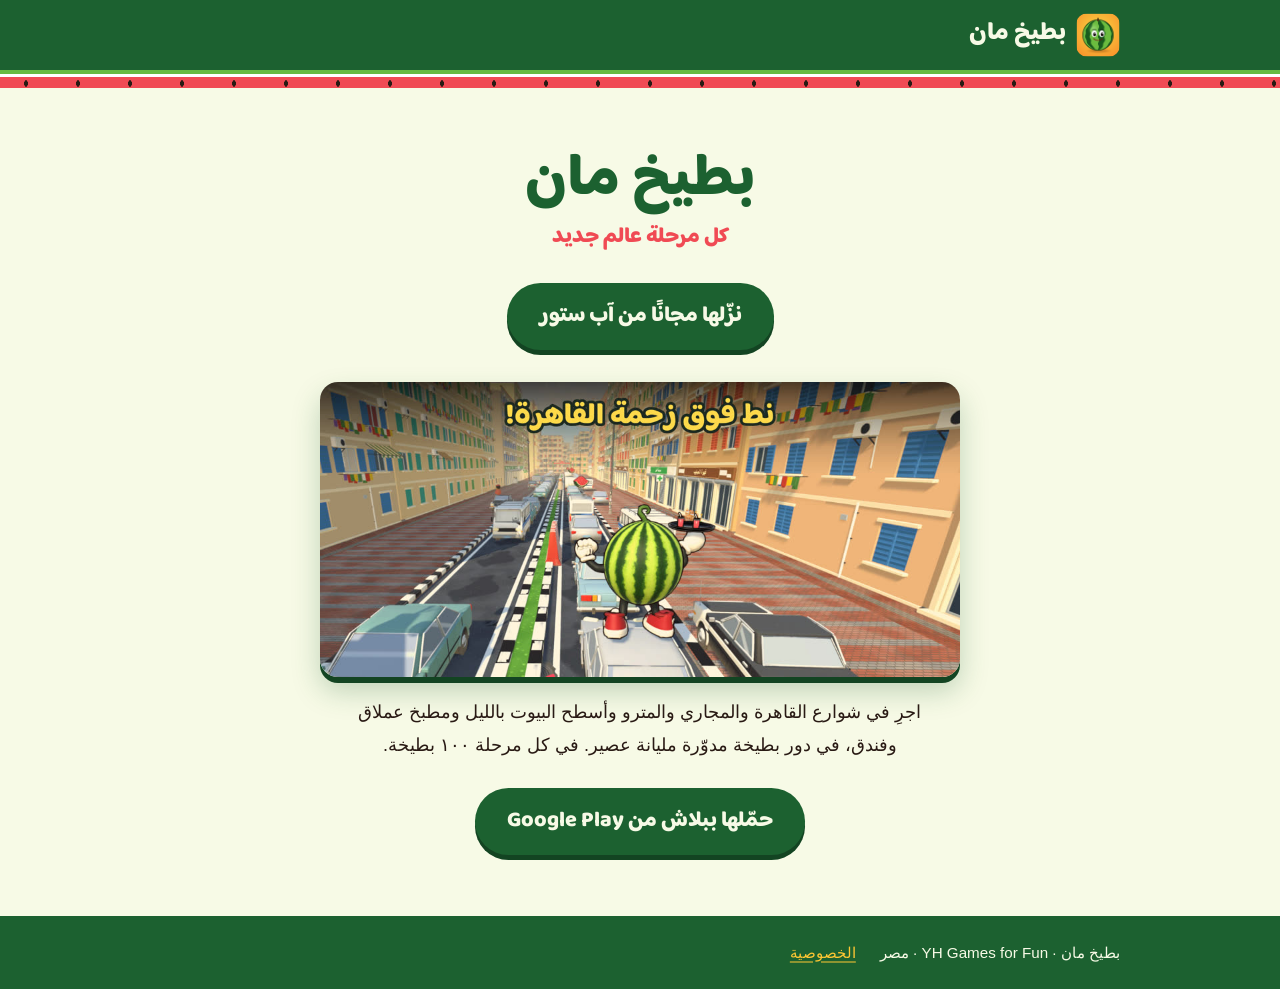
<file: ar/get.html>
<!doctype html>
<!-- Where the Meta ads send people (24 Nov 2026; written by hand). Keep ../get.html saying the same. The button carries the App Store
     Connect campaign link (ct=meta_ar), whose installs App Store Connect counts. -->
<html lang="ar" dir="rtl">
<head>
<meta charset="utf-8">
<meta name="viewport" content="width=device-width, initial-scale=1">
<meta http-equiv="Content-Security-Policy" content="default-src 'none'; style-src 'self'; font-src 'self'; img-src 'self'; base-uri 'none'; form-action 'none'">
<meta name="referrer" content="no-referrer">
<meta name="robots" content="noindex">
<title>بطيخ مان · مجانية على آب ستور</title>
<meta name="description" content="بطيخ مان، لعبة الجري بالبطيخة من مصر. مجانية على آب ستور، والأندرويد قريب جدًا.">
<meta name="theme-color" content="#1c6130">
<link rel="icon" type="image/png" sizes="32x32" href="../img/favicon-32.png">
<link rel="apple-touch-icon" href="../img/icon-192.png">
<link rel="stylesheet" href="../style.css">
</head>
<body>
<header class="top">
  <div class="top-in">
    <a class="brand" href="index.html"><img src="../img/icon-192.png" alt="" width="44" height="44">بطيخ مان</a>
  </div>
  <div class="slice" aria-hidden="true"></div>
</header>
<main id="main" class="get">
<section class="hero">
<h1>بطيخ مان</h1>
<p class="tag">كل مرحلة عالم جديد</p>
<a class="store-btn" href="https://apps.apple.com/app/apple-store/id6834197974?pt=129791956&amp;ct=meta_ar&amp;mt=8">نزّلها مجانًا من آب ستور</a>
<img class="shot" src="../img/shot-ar.jpg" alt="بطيخ مان يجري في شارع من شوارع القاهرة" width="960" height="442">
<p class="intro">اجرِ في شوارع القاهرة والمجاري والمترو وأسطح البيوت بالليل ومطبخ عملاق وفندق، في دور بطيخة مدوّرة مليانة عصير. في كل مرحلة ١٠٠ بطيخة.</p>
<a class="store-btn" href="https://play.google.com/store/apps/details?id=com.yhgamesforfun.bateekhman">حمّلها ببلاش من Google&nbsp;Play</a>
</section>
</main>
<footer class="foot">
  <div class="foot-in">
    <span>بطيخ مان · YH Games for Fun · مصر</span>
    <a href="privacy.html">الخصوصية</a>
  </div>
</footer>
</body>
</html>
</file>
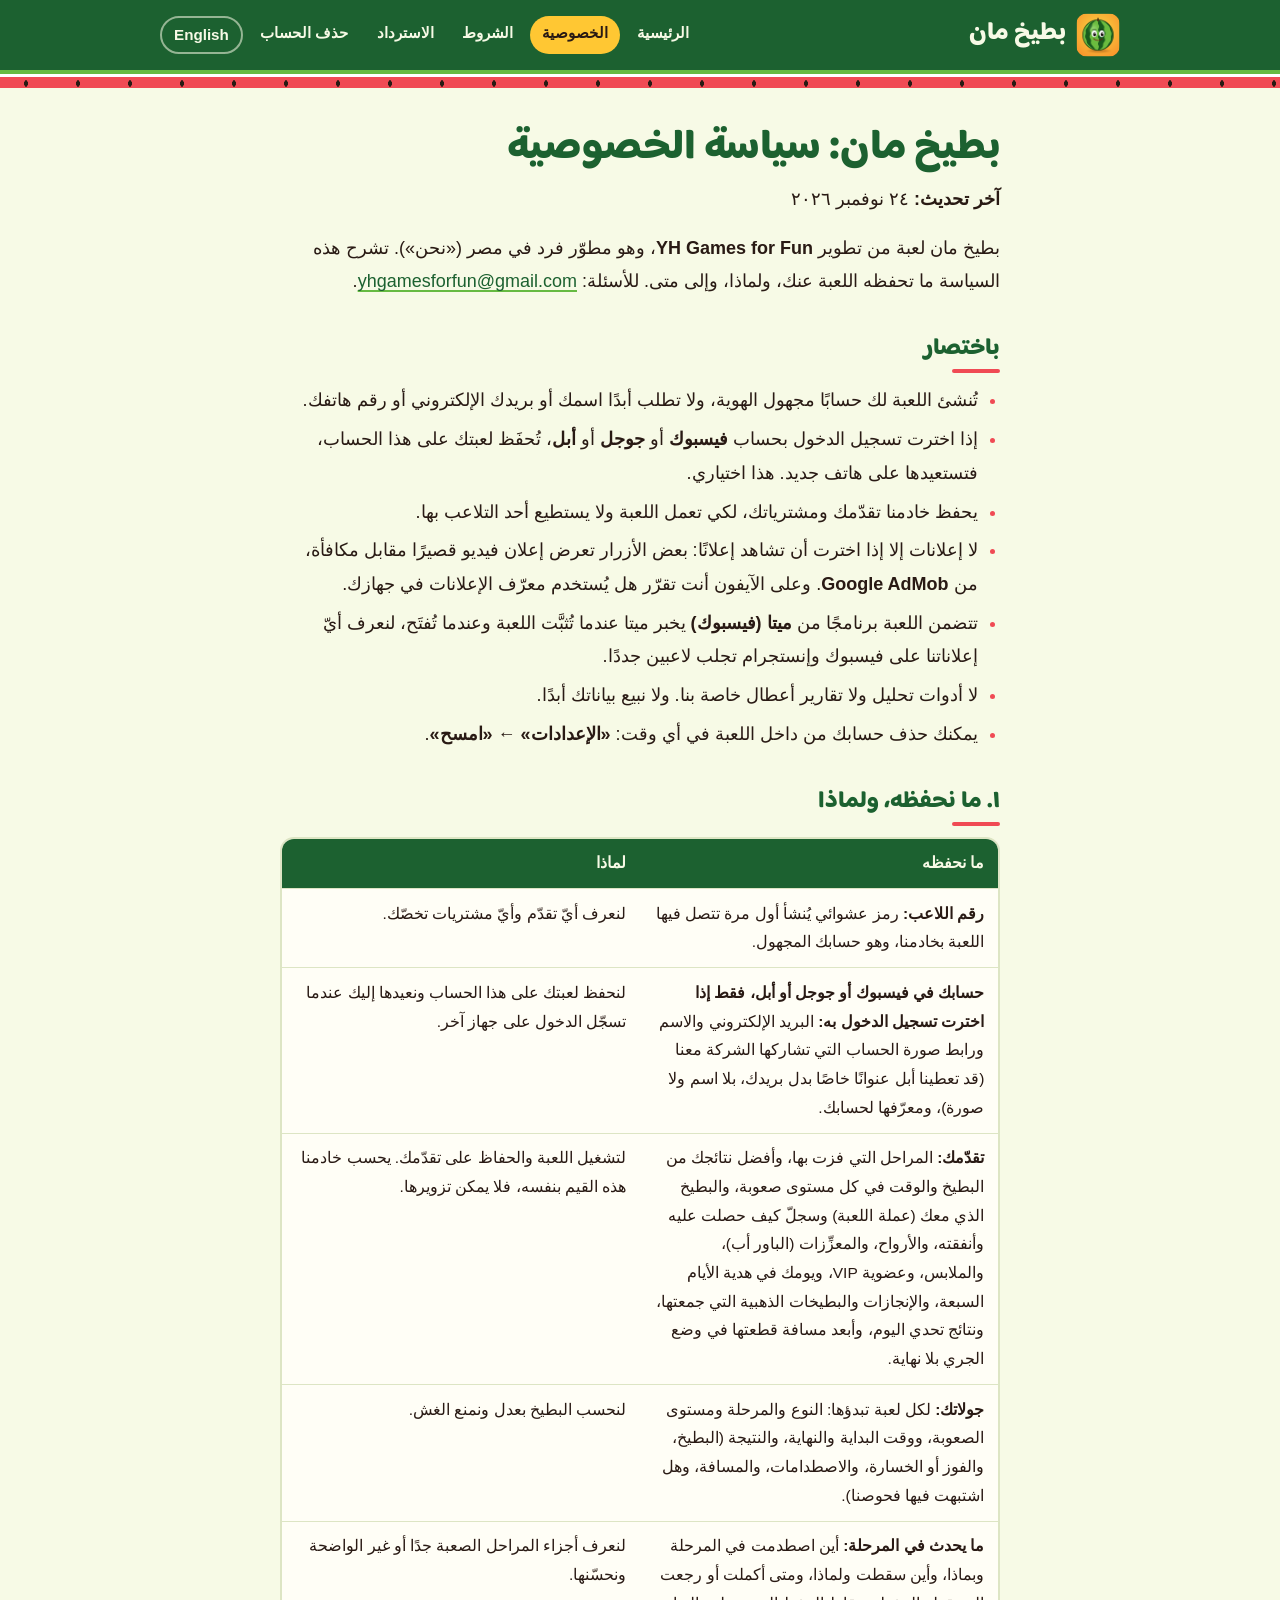
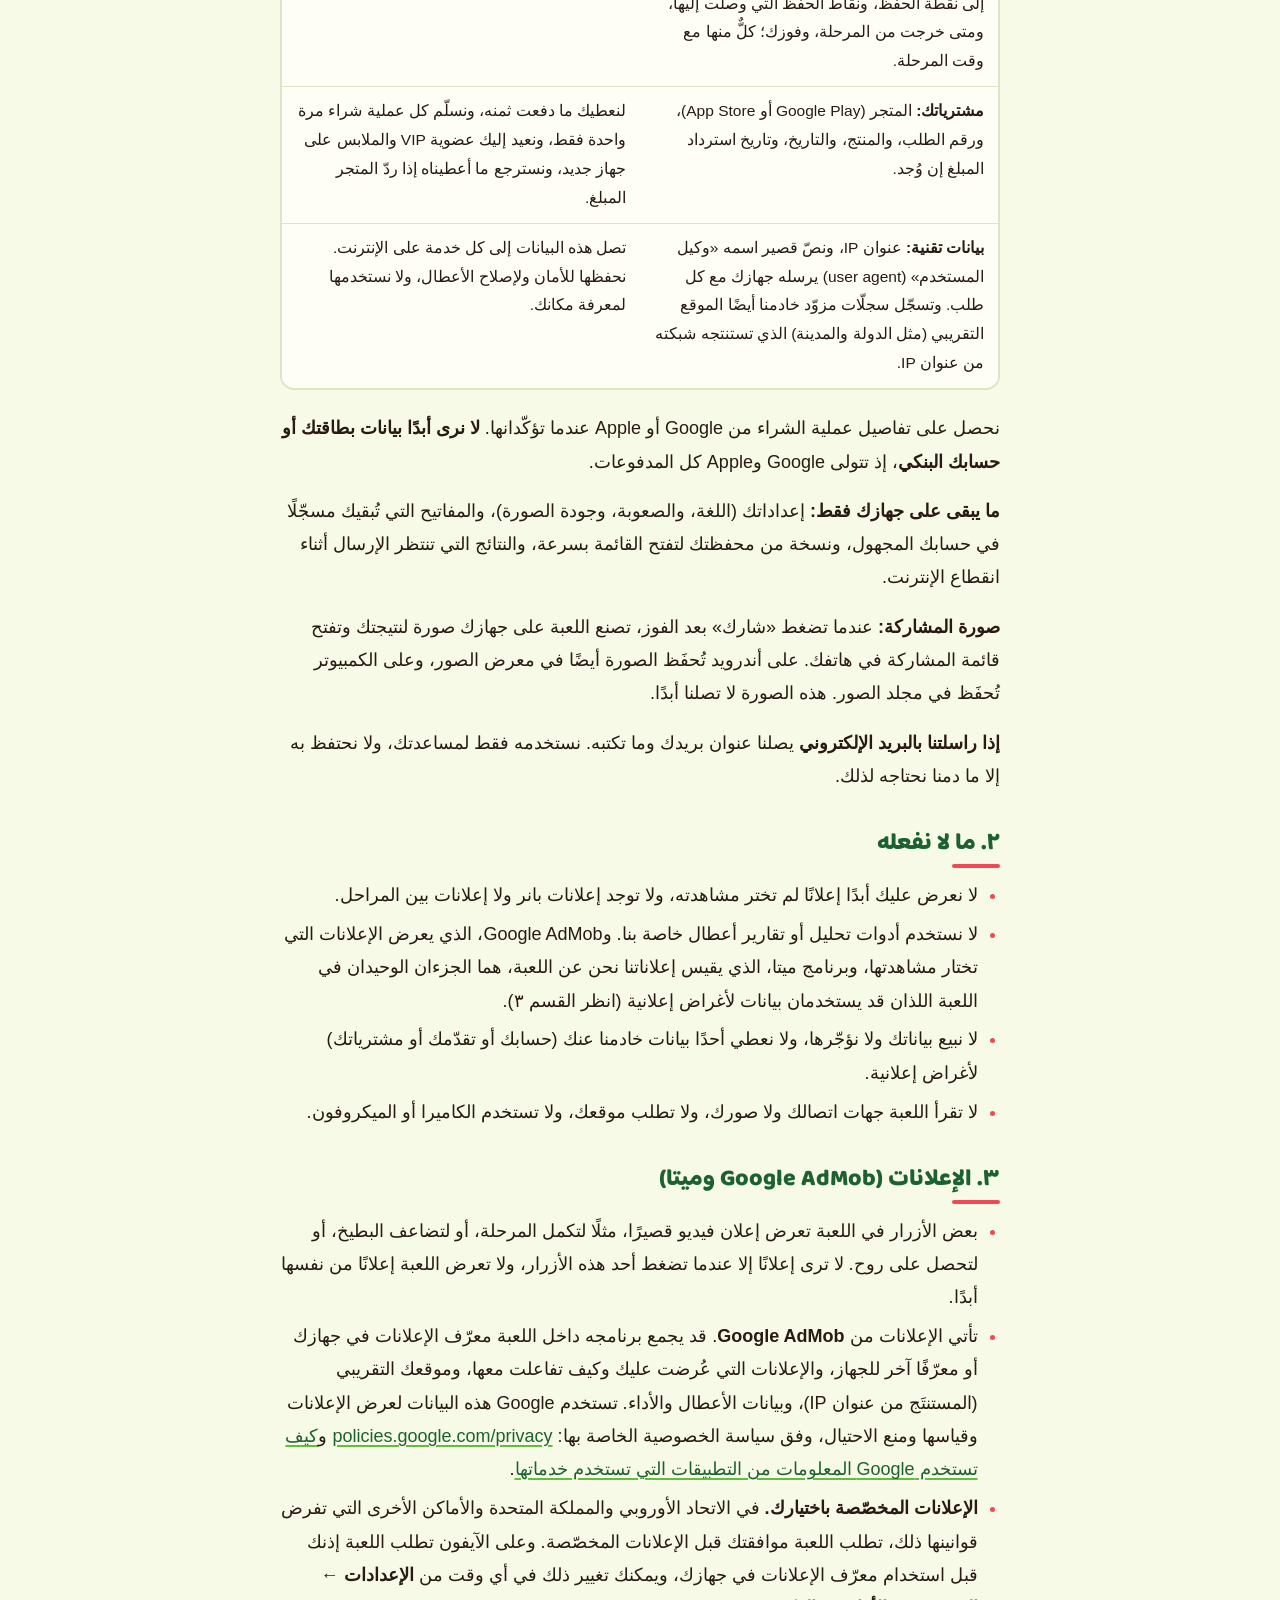
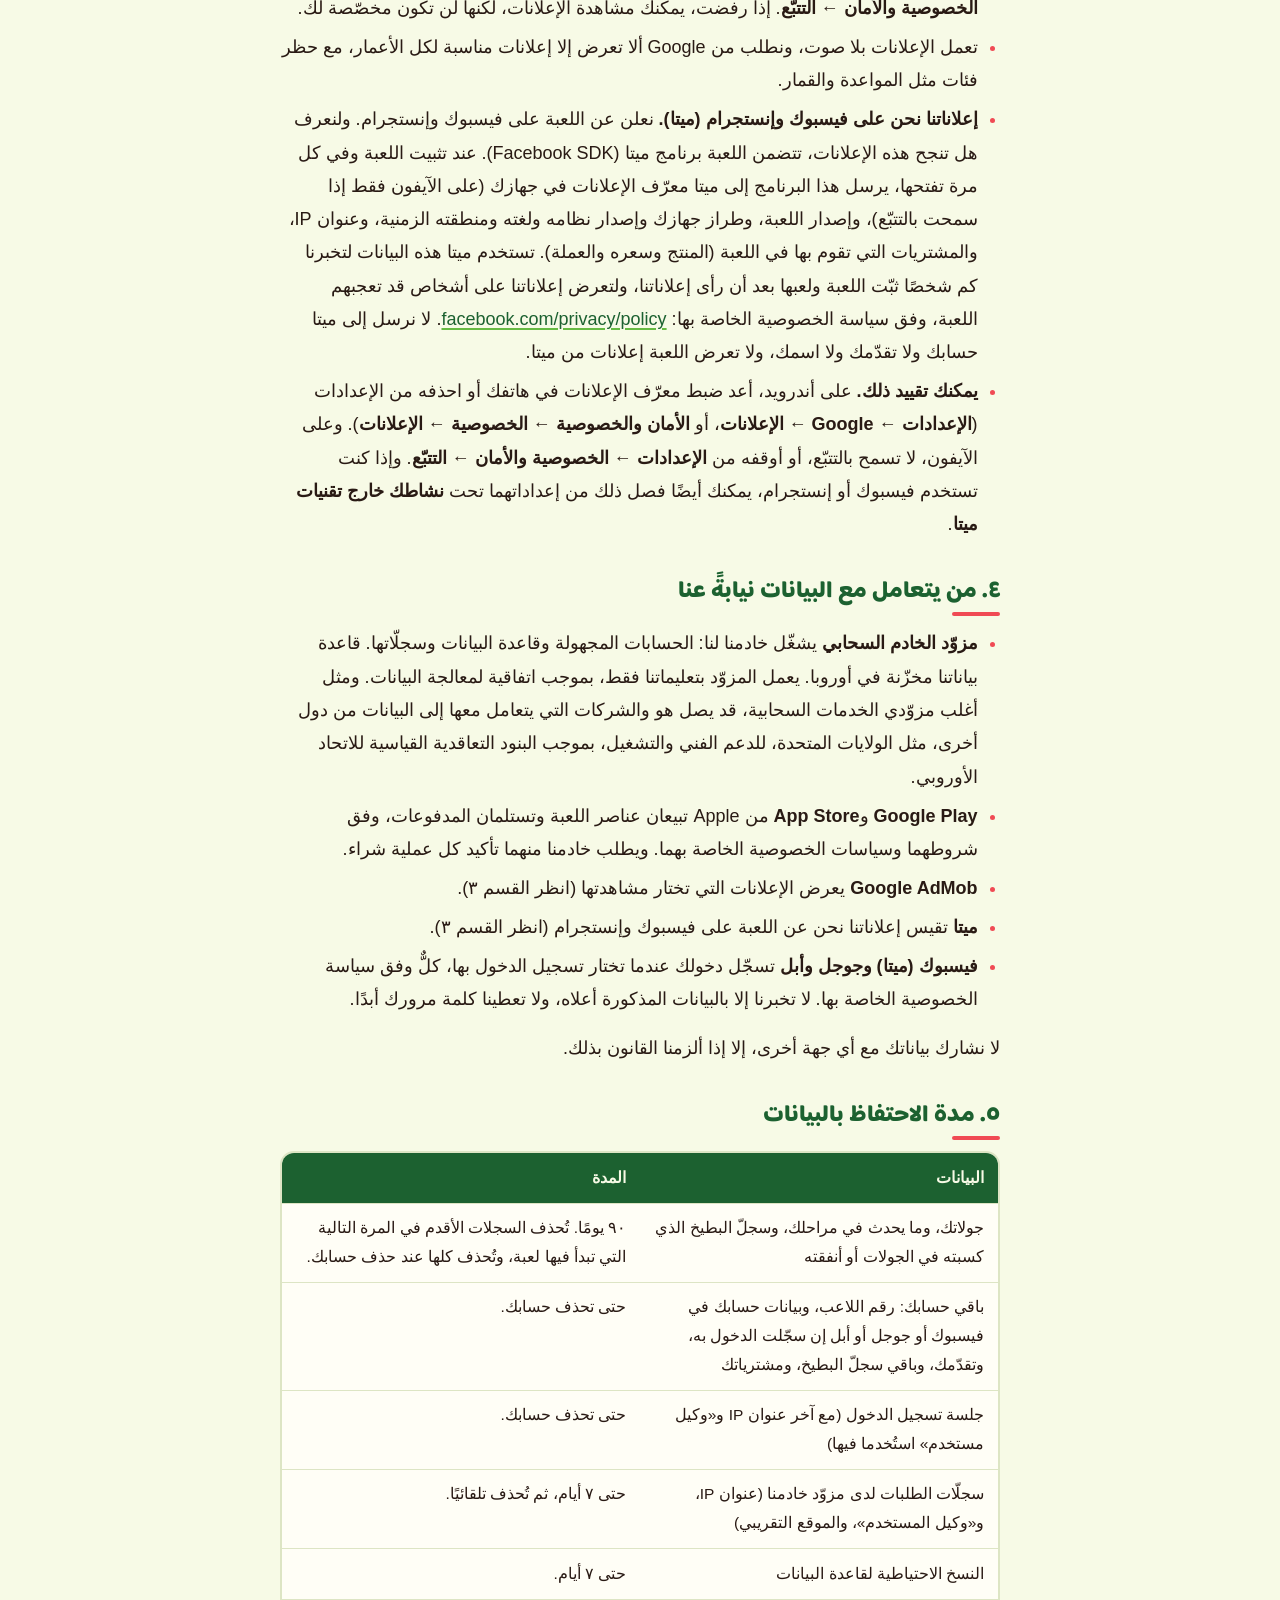
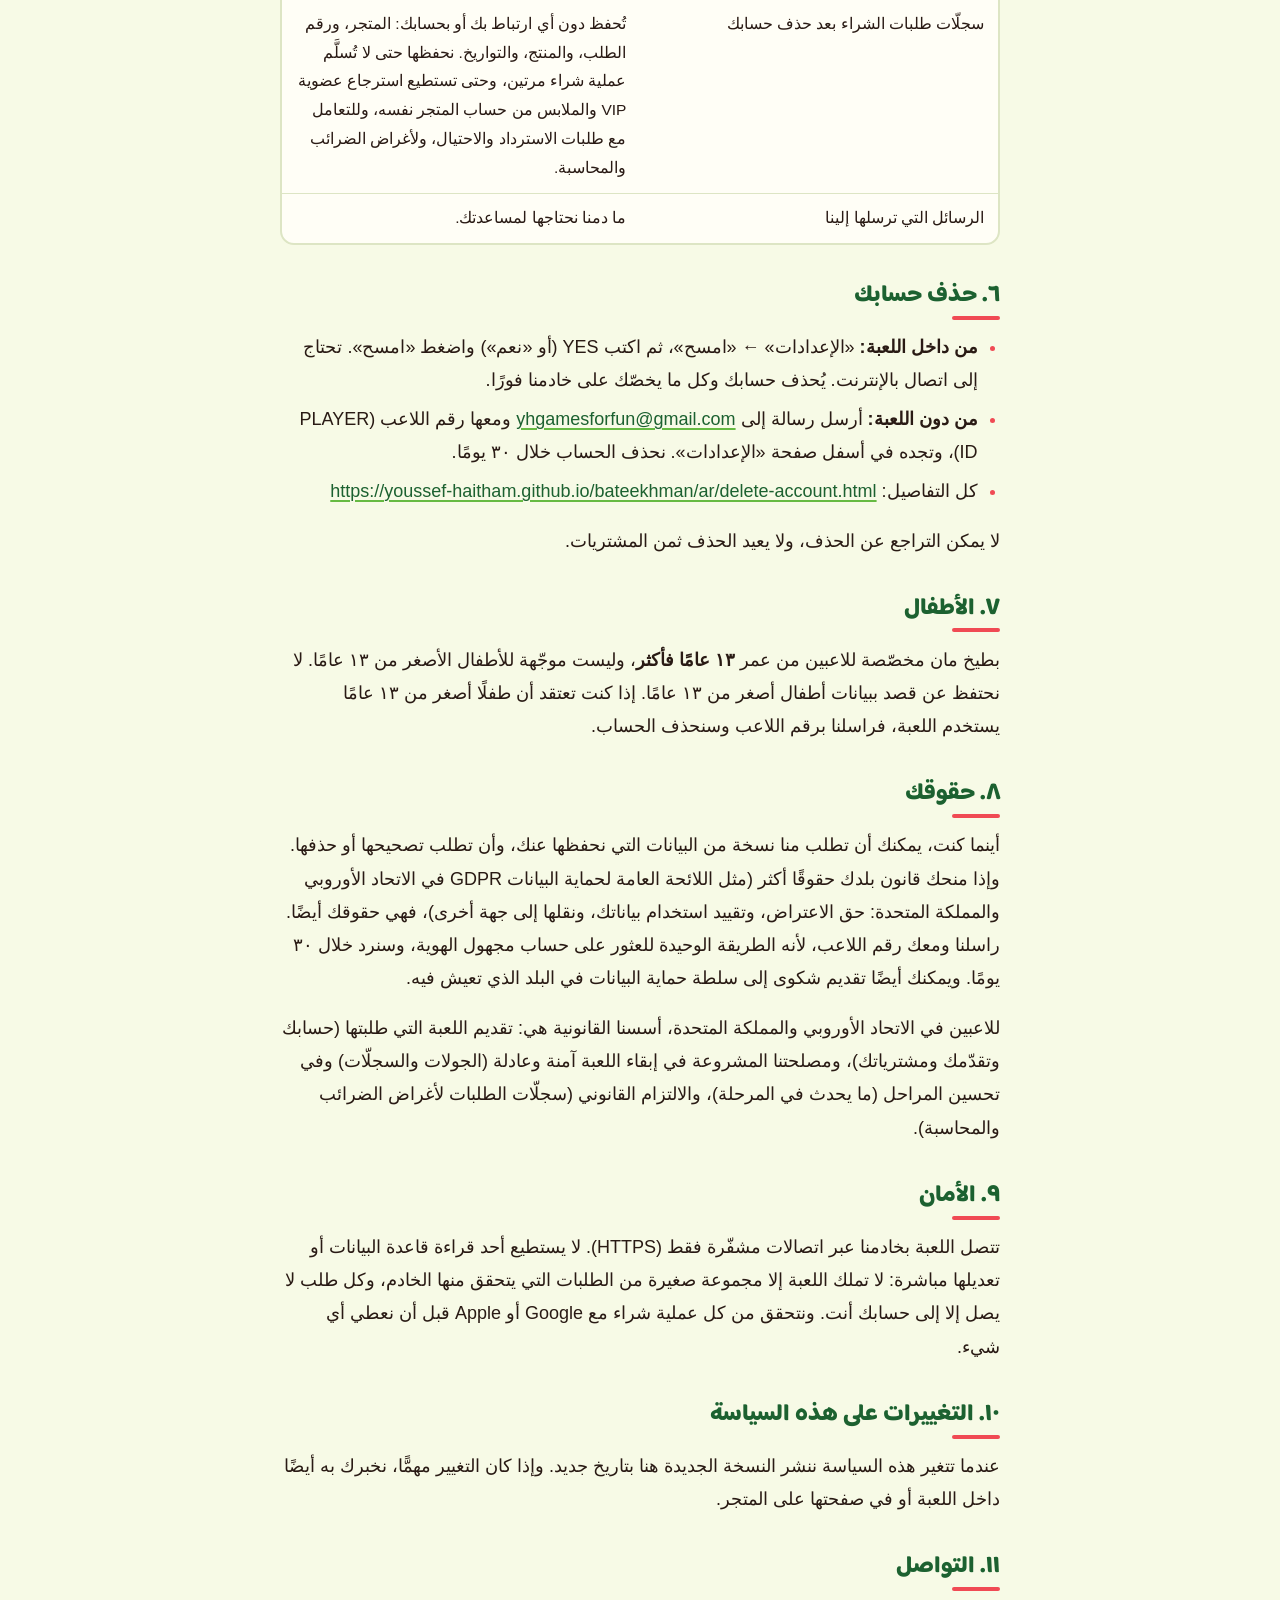
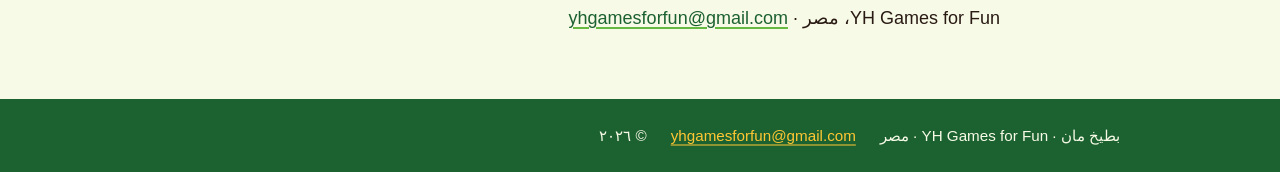
<file: ar/privacy.html>
<!doctype html>
<!-- Built by Site/publish.py from Docs/Legal/Privacy-Policy.ar.md: change that document, not this page. -->
<html lang="ar" dir="rtl">
<head>
<meta charset="utf-8">
<meta name="viewport" content="width=device-width, initial-scale=1">
<meta http-equiv="Content-Security-Policy" content="default-src 'none'; style-src 'self'; font-src 'self'; img-src 'self'; base-uri 'none'; form-action 'none'">
<meta name="referrer" content="no-referrer">
<title>سياسة الخصوصية · بطيخ مان</title>
<meta name="description" content="ما تحفظه لعبة بطيخ مان عنك، ولماذا، وإلى متى.">
<meta name="theme-color" content="#1c6130">
<link rel="canonical" href="https://youssef-haitham.github.io/bateekhman/ar/privacy.html">
<link rel="alternate" hreflang="en" href="https://youssef-haitham.github.io/bateekhman/privacy.html">
<link rel="alternate" hreflang="ar" href="https://youssef-haitham.github.io/bateekhman/ar/privacy.html">
<link rel="alternate" hreflang="x-default" href="https://youssef-haitham.github.io/bateekhman/privacy.html">
<link rel="icon" type="image/png" sizes="32x32" href="../img/favicon-32.png">
<link rel="apple-touch-icon" href="../img/icon-192.png">
<link rel="stylesheet" href="../style.css">
</head>
<body>
<a class="skip" href="#main">انتقل إلى المحتوى</a>
<header class="top">
  <div class="top-in">
    <a class="brand" href="index.html"><img src="../img/icon-192.png" alt="" width="44" height="44">بطيخ مان</a>
    <nav class="nav" aria-label="الموقع">
      <a href="index.html">الرئيسية</a>
      <a href="privacy.html" aria-current="page">الخصوصية</a>
      <a href="terms.html">الشروط</a>
      <a href="refunds.html">الاسترداد</a>
      <a href="delete-account.html">حذف الحساب</a>
      <a class="lang" href="../privacy.html" hreflang="en" lang="en">English</a>
    </nav>
  </div>
  <div class="slice" aria-hidden="true"></div>
</header>
<main id="main">
<h1>بطيخ مان: سياسة الخصوصية</h1>
<p><strong>آخر تحديث:</strong> ٢٤ نوفمبر ٢٠٢٦</p>
<p>بطيخ مان لعبة من تطوير <strong>YH Games for Fun</strong>، وهو مطوّر فرد في مصر («نحن»). تشرح هذه السياسة ما تحفظه اللعبة عنك، ولماذا، وإلى متى. للأسئلة: <a href="mailto:yhgamesforfun@gmail.com" dir="ltr">yhgamesforfun@gmail.com</a>.</p>
<h2>باختصار</h2>
<ul>
<li>تُنشئ اللعبة لك حسابًا مجهول الهوية، ولا تطلب أبدًا اسمك أو بريدك الإلكتروني أو رقم هاتفك.</li>
<li>إذا اخترت تسجيل الدخول بحساب <strong>فيسبوك</strong> أو <strong>جوجل</strong> أو <strong>أبل</strong>، تُحفَظ لعبتك على هذا الحساب، فتستعيدها على هاتف جديد. هذا اختياري.</li>
<li>يحفظ خادمنا تقدّمك ومشترياتك، لكي تعمل اللعبة ولا يستطيع أحد التلاعب بها.</li>
<li>لا إعلانات إلا إذا اخترت أن تشاهد إعلانًا: بعض الأزرار تعرض إعلان فيديو قصيرًا مقابل مكافأة، من <strong>Google AdMob</strong>. وعلى الآيفون أنت تقرّر هل يُستخدم معرّف الإعلانات في جهازك.</li>
<li>تتضمن اللعبة برنامجًا من <strong>ميتا (فيسبوك)</strong> يخبر ميتا عندما تُثبَّت اللعبة وعندما تُفتَح، لنعرف أيّ إعلاناتنا على فيسبوك وإنستجرام تجلب لاعبين جددًا.</li>
<li>لا أدوات تحليل ولا تقارير أعطال خاصة بنا. ولا نبيع بياناتك أبدًا.</li>
<li>يمكنك حذف حسابك من داخل اللعبة في أي وقت: <strong>«الإعدادات» ← «امسح»</strong>.</li>
</ul>
<h2>١. ما نحفظه، ولماذا</h2>
<div class="table"><table>
<thead><tr><th>ما نحفظه</th><th>لماذا</th></tr></thead>
<tbody>
<tr><td data-label="ما نحفظه"><strong>رقم اللاعب:</strong> رمز عشوائي يُنشأ أول مرة تتصل فيها اللعبة بخادمنا، وهو حسابك المجهول.</td><td data-label="لماذا">لنعرف أيّ تقدّم وأيّ مشتريات تخصّك.</td></tr>
<tr><td data-label="ما نحفظه"><strong>حسابك في فيسبوك أو جوجل أو أبل، فقط إذا اخترت تسجيل الدخول به:</strong> البريد الإلكتروني والاسم ورابط صورة الحساب التي تشاركها الشركة معنا (قد تعطينا أبل عنوانًا خاصًا بدل بريدك، بلا اسم ولا صورة)، ومعرّفها لحسابك.</td><td data-label="لماذا">لنحفظ لعبتك على هذا الحساب ونعيدها إليك عندما تسجّل الدخول على جهاز آخر.</td></tr>
<tr><td data-label="ما نحفظه"><strong>تقدّمك:</strong> المراحل التي فزت بها، وأفضل نتائجك من البطيخ والوقت في كل مستوى صعوبة، والبطيخ الذي معك (عملة اللعبة) وسجلّ كيف حصلت عليه وأنفقته، والأرواح، والمعزِّزات (الباور أب)، والملابس، وعضوية VIP، ويومك في هدية الأيام السبعة، والإنجازات والبطيخات الذهبية التي جمعتها، ونتائج تحدي اليوم، وأبعد مسافة قطعتها في وضع الجري بلا نهاية.</td><td data-label="لماذا">لتشغيل اللعبة والحفاظ على تقدّمك. يحسب خادمنا هذه القيم بنفسه، فلا يمكن تزويرها.</td></tr>
<tr><td data-label="ما نحفظه"><strong>جولاتك:</strong> لكل لعبة تبدؤها: النوع والمرحلة ومستوى الصعوبة، ووقت البداية والنهاية، والنتيجة (البطيخ، والفوز أو الخسارة، والاصطدامات، والمسافة، وهل اشتبهت فيها فحوصنا).</td><td data-label="لماذا">لنحسب البطيخ بعدل ونمنع الغش.</td></tr>
<tr><td data-label="ما نحفظه"><strong>ما يحدث في المرحلة:</strong> أين اصطدمت في المرحلة وبماذا، وأين سقطت ولماذا، ومتى أكملت أو رجعت إلى نقطة الحفظ، ونقاط الحفظ التي وصلت إليها، ومتى خرجت من المرحلة، وفوزك؛ كلٌّ منها مع وقت المرحلة.</td><td data-label="لماذا">لنعرف أجزاء المراحل الصعبة جدًا أو غير الواضحة ونحسّنها.</td></tr>
<tr><td data-label="ما نحفظه"><strong>مشترياتك:</strong> المتجر (Google Play أو App Store)، ورقم الطلب، والمنتج، والتاريخ، وتاريخ استرداد المبلغ إن وُجد.</td><td data-label="لماذا">لنعطيك ما دفعت ثمنه، ونسلّم كل عملية شراء مرة واحدة فقط، ونعيد إليك عضوية VIP والملابس على جهاز جديد، ونسترجع ما أعطيناه إذا ردّ المتجر المبلغ.</td></tr>
<tr><td data-label="ما نحفظه"><strong>بيانات تقنية:</strong> عنوان IP، ونصّ قصير اسمه «وكيل المستخدم» (user agent) يرسله جهازك مع كل طلب. وتسجّل سجلّات مزوّد خادمنا أيضًا الموقع التقريبي (مثل الدولة والمدينة) الذي تستنتجه شبكته من عنوان IP.</td><td data-label="لماذا">تصل هذه البيانات إلى كل خدمة على الإنترنت. نحفظها للأمان ولإصلاح الأعطال، ولا نستخدمها لمعرفة مكانك.</td></tr>
</tbody>
</table></div>
<p>نحصل على تفاصيل عملية الشراء من Google أو Apple عندما تؤكّدانها. <strong>لا نرى أبدًا بيانات بطاقتك أو حسابك البنكي</strong>، إذ تتولى Google وApple كل المدفوعات.</p>
<p><strong>ما يبقى على جهازك فقط:</strong> إعداداتك (اللغة، والصعوبة، وجودة الصورة)، والمفاتيح التي تُبقيك مسجّلًا في حسابك المجهول، ونسخة من محفظتك لتفتح القائمة بسرعة، والنتائج التي تنتظر الإرسال أثناء انقطاع الإنترنت.</p>
<p><strong>صورة المشاركة:</strong> عندما تضغط «شارك» بعد الفوز، تصنع اللعبة على جهازك صورة لنتيجتك وتفتح قائمة المشاركة في هاتفك. على أندرويد تُحفَظ الصورة أيضًا في معرض الصور، وعلى الكمبيوتر تُحفَظ في مجلد الصور. هذه الصورة لا تصلنا أبدًا.</p>
<p><strong>إذا راسلتنا بالبريد الإلكتروني</strong> يصلنا عنوان بريدك وما تكتبه. نستخدمه فقط لمساعدتك، ولا نحتفظ به إلا ما دمنا نحتاجه لذلك.</p>
<h2>٢. ما لا نفعله</h2>
<ul>
<li>لا نعرض عليك أبدًا إعلانًا لم تختر مشاهدته، ولا توجد إعلانات بانر ولا إعلانات بين المراحل.</li>
<li>لا نستخدم أدوات تحليل أو تقارير أعطال خاصة بنا. وGoogle AdMob، الذي يعرض الإعلانات التي تختار مشاهدتها، وبرنامج ميتا، الذي يقيس إعلاناتنا نحن عن اللعبة، هما الجزءان الوحيدان في اللعبة اللذان قد يستخدمان بيانات لأغراض إعلانية (انظر القسم ٣).</li>
<li>لا نبيع بياناتك ولا نؤجّرها، ولا نعطي أحدًا بيانات خادمنا عنك (حسابك أو تقدّمك أو مشترياتك) لأغراض إعلانية.</li>
<li>لا تقرأ اللعبة جهات اتصالك ولا صورك، ولا تطلب موقعك، ولا تستخدم الكاميرا أو الميكروفون.</li>
</ul>
<h2>٣. الإعلانات (Google AdMob وميتا)</h2>
<ul>
<li>بعض الأزرار في اللعبة تعرض إعلان فيديو قصيرًا، مثلًا لتكمل المرحلة، أو لتضاعف البطيخ، أو لتحصل على روح. لا ترى إعلانًا إلا عندما تضغط أحد هذه الأزرار، ولا تعرض اللعبة إعلانًا من نفسها أبدًا.</li>
<li>تأتي الإعلانات من <strong>Google AdMob</strong>. قد يجمع برنامجه داخل اللعبة معرّف الإعلانات في جهازك أو معرّفًا آخر للجهاز، والإعلانات التي عُرضت عليك وكيف تفاعلت معها، وموقعك التقريبي (المستنتَج من عنوان IP)، وبيانات الأعطال والأداء. تستخدم Google هذه البيانات لعرض الإعلانات وقياسها ومنع الاحتيال، وفق سياسة الخصوصية الخاصة بها: <a href="https://policies.google.com/privacy" rel="noreferrer" dir="ltr">policies.google.com/privacy</a> و<a href="https://policies.google.com/technologies/partner-sites" rel="noreferrer">كيف تستخدم Google المعلومات من التطبيقات التي تستخدم خدماتها</a>.</li>
<li><strong>الإعلانات المخصّصة باختيارك.</strong> في الاتحاد الأوروبي والمملكة المتحدة والأماكن الأخرى التي تفرض قوانينها ذلك، تطلب اللعبة موافقتك قبل الإعلانات المخصّصة. وعلى الآيفون تطلب اللعبة إذنك قبل استخدام معرّف الإعلانات في جهازك، ويمكنك تغيير ذلك في أي وقت من <strong>الإعدادات ← الخصوصية والأمان ← التتبّع</strong>. إذا رفضت، يمكنك مشاهدة الإعلانات، لكنها لن تكون مخصّصة لك.</li>
<li>تعمل الإعلانات بلا صوت، ونطلب من Google ألا تعرض إلا إعلانات مناسبة لكل الأعمار، مع حظر فئات مثل المواعدة والقمار.</li>
<li><strong>إعلاناتنا نحن على فيسبوك وإنستجرام (ميتا).</strong> نعلن عن اللعبة على فيسبوك وإنستجرام. ولنعرف هل تنجح هذه الإعلانات، تتضمن اللعبة برنامج ميتا (Facebook SDK). عند تثبيت اللعبة وفي كل مرة تفتحها، يرسل هذا البرنامج إلى ميتا معرّف الإعلانات في جهازك (على الآيفون فقط إذا سمحت بالتتبّع)، وإصدار اللعبة، وطراز جهازك وإصدار نظامه ولغته ومنطقته الزمنية، وعنوان IP، والمشتريات التي تقوم بها في اللعبة (المنتج وسعره والعملة). تستخدم ميتا هذه البيانات لتخبرنا كم شخصًا ثبّت اللعبة ولعبها بعد أن رأى إعلاناتنا، ولتعرض إعلاناتنا على أشخاص قد تعجبهم اللعبة، وفق سياسة الخصوصية الخاصة بها: <a href="https://www.facebook.com/privacy/policy" rel="noreferrer" dir="ltr">facebook.com/privacy/policy</a>. لا نرسل إلى ميتا حسابك ولا تقدّمك ولا اسمك، ولا تعرض اللعبة إعلانات من ميتا.</li>
<li><strong>يمكنك تقييد ذلك.</strong> على أندرويد، أعد ضبط معرّف الإعلانات في هاتفك أو احذفه من الإعدادات (<strong>الإعدادات ← Google ← الإعلانات</strong>، أو <strong>الأمان والخصوصية ← الخصوصية ← الإعلانات</strong>). وعلى الآيفون، لا تسمح بالتتبّع، أو أوقفه من <strong>الإعدادات ← الخصوصية والأمان ← التتبّع</strong>. وإذا كنت تستخدم فيسبوك أو إنستجرام، يمكنك أيضًا فصل ذلك من إعداداتهما تحت <strong>نشاطك خارج تقنيات ميتا</strong>.</li>
</ul>
<h2>٤. من يتعامل مع البيانات نيابةً عنا</h2>
<ul>
<li><strong>مزوّد الخادم السحابي</strong> يشغّل خادمنا لنا: الحسابات المجهولة وقاعدة البيانات وسجلّاتها. قاعدة بياناتنا مخزّنة في أوروبا. يعمل المزوّد بتعليماتنا فقط، بموجب اتفاقية لمعالجة البيانات. ومثل أغلب مزوّدي الخدمات السحابية، قد يصل هو والشركات التي يتعامل معها إلى البيانات من دول أخرى، مثل الولايات المتحدة، للدعم الفني والتشغيل، بموجب البنود التعاقدية القياسية للاتحاد الأوروبي.</li>
<li><strong>Google Play</strong> و<strong>App Store</strong> من Apple تبيعان عناصر اللعبة وتستلمان المدفوعات، وفق شروطهما وسياسات الخصوصية الخاصة بهما. ويطلب خادمنا منهما تأكيد كل عملية شراء.</li>
<li><strong>Google AdMob</strong> يعرض الإعلانات التي تختار مشاهدتها (انظر القسم ٣).</li>
<li><strong>ميتا</strong> تقيس إعلاناتنا نحن عن اللعبة على فيسبوك وإنستجرام (انظر القسم ٣).</li>
<li><strong>فيسبوك (ميتا) وجوجل وأبل</strong> تسجّل دخولك عندما تختار تسجيل الدخول بها، كلٌّ وفق سياسة الخصوصية الخاصة بها. لا تخبرنا إلا بالبيانات المذكورة أعلاه، ولا تعطينا كلمة مرورك أبدًا.</li>
</ul>
<p>لا نشارك بياناتك مع أي جهة أخرى، إلا إذا ألزمنا القانون بذلك.</p>
<h2>٥. مدة الاحتفاظ بالبيانات</h2>
<div class="table"><table>
<thead><tr><th>البيانات</th><th>المدة</th></tr></thead>
<tbody>
<tr><td data-label="البيانات">جولاتك، وما يحدث في مراحلك، وسجلّ البطيخ الذي كسبته في الجولات أو أنفقته</td><td data-label="المدة">٩٠ يومًا. تُحذف السجلات الأقدم في المرة التالية التي تبدأ فيها لعبة، وتُحذف كلها عند حذف حسابك.</td></tr>
<tr><td data-label="البيانات">باقي حسابك: رقم اللاعب، وبيانات حسابك في فيسبوك أو جوجل أو أبل إن سجّلت الدخول به، وتقدّمك، وباقي سجلّ البطيخ، ومشترياتك</td><td data-label="المدة">حتى تحذف حسابك.</td></tr>
<tr><td data-label="البيانات">جلسة تسجيل الدخول (مع آخر عنوان IP و«وكيل مستخدم» استُخدما فيها)</td><td data-label="المدة">حتى تحذف حسابك.</td></tr>
<tr><td data-label="البيانات">سجلّات الطلبات لدى مزوّد خادمنا (عنوان IP، و«وكيل المستخدم»، والموقع التقريبي)</td><td data-label="المدة">حتى ٧ أيام، ثم تُحذف تلقائيًا.</td></tr>
<tr><td data-label="البيانات">النسخ الاحتياطية لقاعدة البيانات</td><td data-label="المدة">حتى ٧ أيام.</td></tr>
<tr><td data-label="البيانات">سجلّات طلبات الشراء بعد حذف حسابك</td><td data-label="المدة">تُحفظ دون أي ارتباط بك أو بحسابك: المتجر، ورقم الطلب، والمنتج، والتواريخ. نحفظها حتى لا تُسلَّم عملية شراء مرتين، وحتى تستطيع استرجاع عضوية VIP والملابس من حساب المتجر نفسه، وللتعامل مع طلبات الاسترداد والاحتيال، ولأغراض الضرائب والمحاسبة.</td></tr>
<tr><td data-label="البيانات">الرسائل التي ترسلها إلينا</td><td data-label="المدة">ما دمنا نحتاجها لمساعدتك.</td></tr>
</tbody>
</table></div>
<h2>٦. حذف حسابك</h2>
<ul>
<li><strong>من داخل اللعبة:</strong> «الإعدادات» ← «امسح»، ثم اكتب YES (أو «نعم») واضغط «امسح». تحتاج إلى اتصال بالإنترنت. يُحذف حسابك وكل ما يخصّك على خادمنا فورًا.</li>
<li><strong>من دون اللعبة:</strong> أرسل رسالة إلى <a href="mailto:yhgamesforfun@gmail.com" dir="ltr">yhgamesforfun@gmail.com</a> ومعها رقم اللاعب (PLAYER ID)، وتجده في أسفل صفحة «الإعدادات». نحذف الحساب خلال ٣٠ يومًا.</li>
<li>كل التفاصيل: <a href="delete-account.html" dir="ltr">https://youssef-haitham.github.io/bateekhman/ar/delete-account.html</a></li>
</ul>
<p>لا يمكن التراجع عن الحذف، ولا يعيد الحذف ثمن المشتريات.</p>
<h2>٧. الأطفال</h2>
<p>بطيخ مان مخصّصة للاعبين من عمر <strong>١٣ عامًا فأكثر</strong>، وليست موجّهة للأطفال الأصغر من ١٣ عامًا. لا نحتفظ عن قصد ببيانات أطفال أصغر من ١٣ عامًا. إذا كنت تعتقد أن طفلًا أصغر من ١٣ عامًا يستخدم اللعبة، فراسلنا برقم اللاعب وسنحذف الحساب.</p>
<h2>٨. حقوقك</h2>
<p>أينما كنت، يمكنك أن تطلب منا نسخة من البيانات التي نحفظها عنك، وأن تطلب تصحيحها أو حذفها. وإذا منحك قانون بلدك حقوقًا أكثر (مثل اللائحة العامة لحماية البيانات GDPR في الاتحاد الأوروبي والمملكة المتحدة: حق الاعتراض، وتقييد استخدام بياناتك، ونقلها إلى جهة أخرى)، فهي حقوقك أيضًا. راسلنا ومعك رقم اللاعب، لأنه الطريقة الوحيدة للعثور على حساب مجهول الهوية، وسنرد خلال ٣٠ يومًا. ويمكنك أيضًا تقديم شكوى إلى سلطة حماية البيانات في البلد الذي تعيش فيه.</p>
<p>للاعبين في الاتحاد الأوروبي والمملكة المتحدة، أسسنا القانونية هي: تقديم اللعبة التي طلبتها (حسابك وتقدّمك ومشترياتك)، ومصلحتنا المشروعة في إبقاء اللعبة آمنة وعادلة (الجولات والسجلّات) وفي تحسين المراحل (ما يحدث في المرحلة)، والالتزام القانوني (سجلّات الطلبات لأغراض الضرائب والمحاسبة).</p>
<h2>٩. الأمان</h2>
<p>تتصل اللعبة بخادمنا عبر اتصالات مشفّرة فقط (HTTPS). لا يستطيع أحد قراءة قاعدة البيانات أو تعديلها مباشرة: لا تملك اللعبة إلا مجموعة صغيرة من الطلبات التي يتحقق منها الخادم، وكل طلب لا يصل إلا إلى حسابك أنت. ونتحقق من كل عملية شراء مع Google أو Apple قبل أن نعطي أي شيء.</p>
<h2>١٠. التغييرات على هذه السياسة</h2>
<p>عندما تتغير هذه السياسة ننشر النسخة الجديدة هنا بتاريخ جديد. وإذا كان التغيير مهمًّا، نخبرك به أيضًا داخل اللعبة أو في صفحتها على المتجر.</p>
<h2>١١. التواصل</h2>
<p>YH Games for Fun، مصر · <a href="mailto:yhgamesforfun@gmail.com" dir="ltr">yhgamesforfun@gmail.com</a></p>
</main>
<footer class="foot">
  <div class="foot-in">
    <span>بطيخ مان · YH Games for Fun · مصر</span>
    <a href="mailto:yhgamesforfun@gmail.com" dir="ltr">yhgamesforfun@gmail.com</a>
    <span>© ٢٠٢٦</span>
  </div>
</footer>
</body>
</html>
</file>
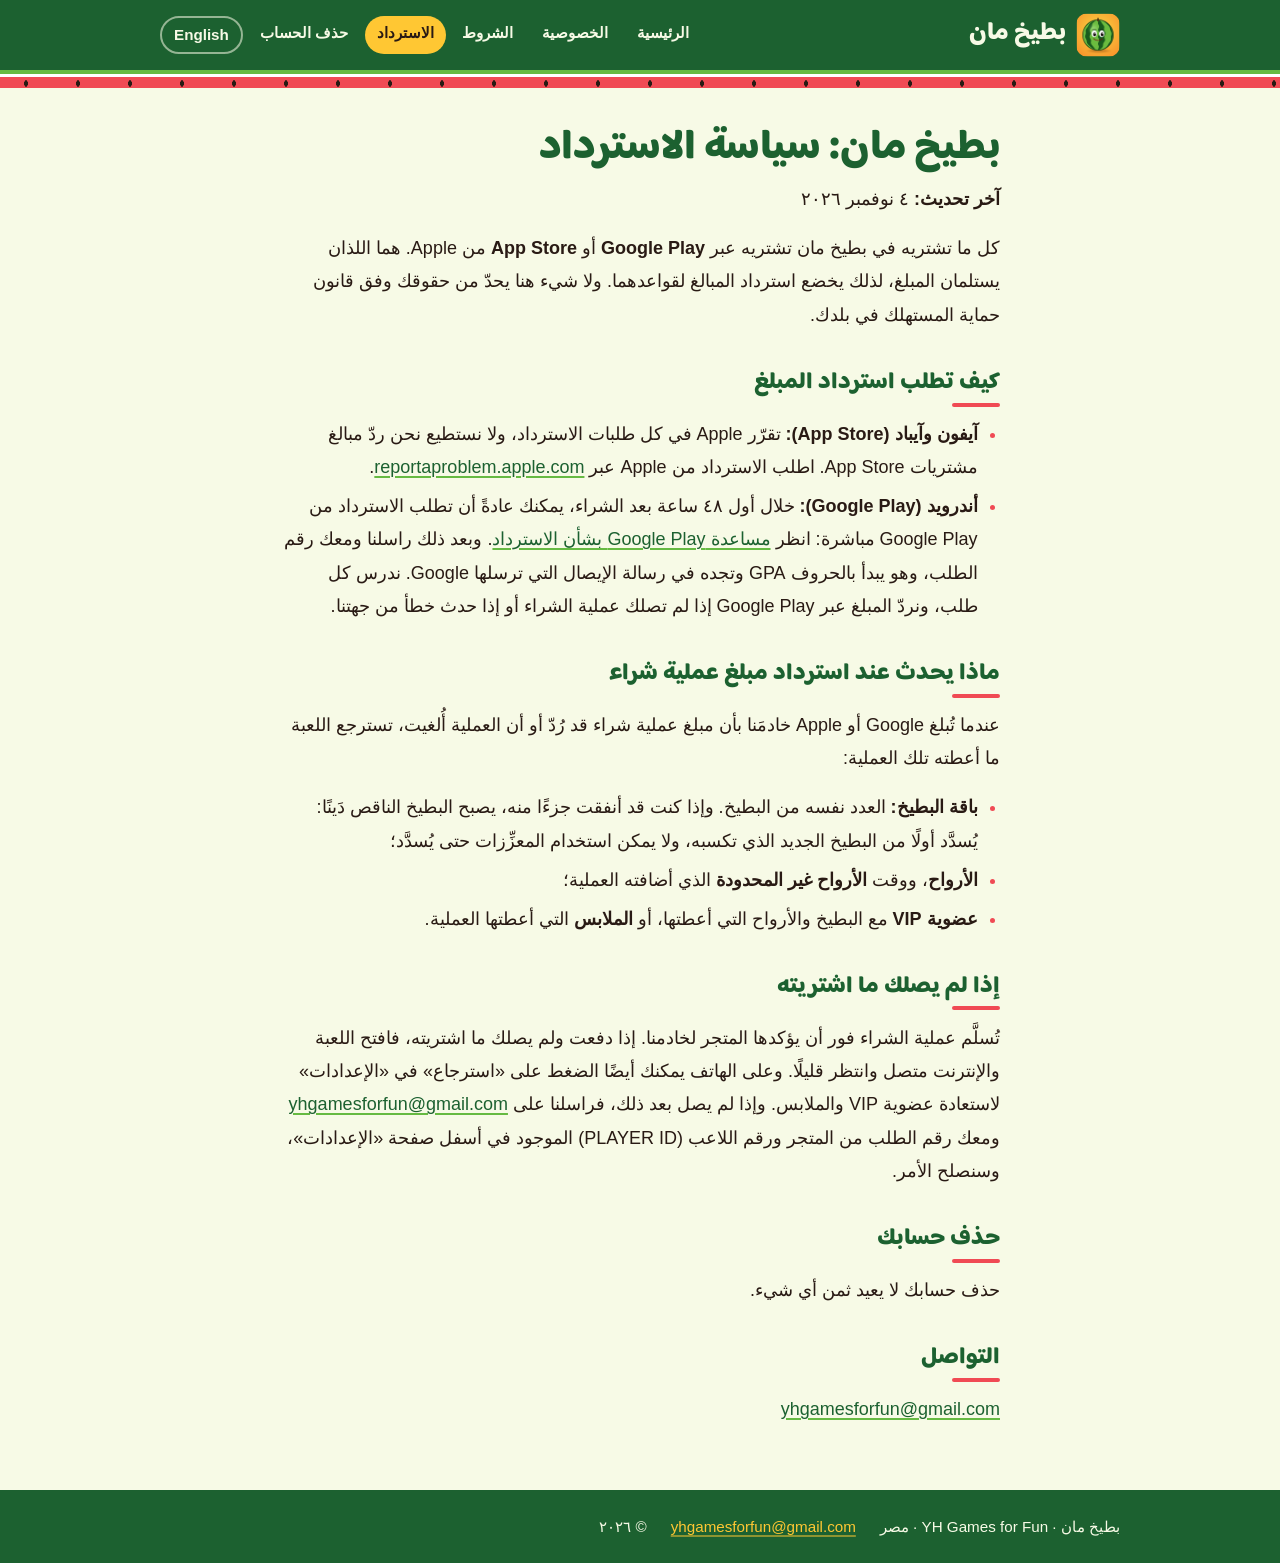
<file: ar/refunds.html>
<!doctype html>
<!-- Built by Site/publish.py from Docs/Legal/Refund-Policy.ar.md: change that document, not this page. -->
<html lang="ar" dir="rtl">
<head>
<meta charset="utf-8">
<meta name="viewport" content="width=device-width, initial-scale=1">
<meta http-equiv="Content-Security-Policy" content="default-src 'none'; style-src 'self'; font-src 'self'; img-src 'self'; base-uri 'none'; form-action 'none'">
<meta name="referrer" content="no-referrer">
<title>سياسة الاسترداد · بطيخ مان</title>
<meta name="description" content="كيف يُستردّ ثمن المشتريات في بطيخ مان على Google Play وApp Store.">
<meta name="theme-color" content="#1c6130">
<link rel="canonical" href="https://youssef-haitham.github.io/bateekhman/ar/refunds.html">
<link rel="alternate" hreflang="en" href="https://youssef-haitham.github.io/bateekhman/refunds.html">
<link rel="alternate" hreflang="ar" href="https://youssef-haitham.github.io/bateekhman/ar/refunds.html">
<link rel="alternate" hreflang="x-default" href="https://youssef-haitham.github.io/bateekhman/refunds.html">
<link rel="icon" type="image/png" sizes="32x32" href="../img/favicon-32.png">
<link rel="apple-touch-icon" href="../img/icon-192.png">
<link rel="stylesheet" href="../style.css">
</head>
<body>
<a class="skip" href="#main">انتقل إلى المحتوى</a>
<header class="top">
  <div class="top-in">
    <a class="brand" href="index.html"><img src="../img/icon-192.png" alt="" width="44" height="44">بطيخ مان</a>
    <nav class="nav" aria-label="الموقع">
      <a href="index.html">الرئيسية</a>
      <a href="privacy.html">الخصوصية</a>
      <a href="terms.html">الشروط</a>
      <a href="refunds.html" aria-current="page">الاسترداد</a>
      <a href="delete-account.html">حذف الحساب</a>
      <a class="lang" href="../refunds.html" hreflang="en" lang="en">English</a>
    </nav>
  </div>
  <div class="slice" aria-hidden="true"></div>
</header>
<main id="main">
<h1>بطيخ مان: سياسة الاسترداد</h1>
<p><strong>آخر تحديث:</strong> ٤ نوفمبر ٢٠٢٦</p>
<p>كل ما تشتريه في بطيخ مان تشتريه عبر <strong>Google Play</strong> أو <strong>App Store</strong> من Apple. هما اللذان يستلمان المبلغ، لذلك يخضع استرداد المبالغ لقواعدهما. ولا شيء هنا يحدّ من حقوقك وفق قانون حماية المستهلك في بلدك.</p>
<h2>كيف تطلب استرداد المبلغ</h2>
<ul>
<li><strong>آيفون وآيباد (App Store):</strong> تقرّر Apple في كل طلبات الاسترداد، ولا نستطيع نحن ردّ مبالغ مشتريات App Store. اطلب الاسترداد من Apple عبر <a href="https://reportaproblem.apple.com" rel="noreferrer" dir="ltr">reportaproblem.apple.com</a>.</li>
<li><strong>أندرويد (Google Play):</strong> خلال أول ٤٨ ساعة بعد الشراء، يمكنك عادةً أن تطلب الاسترداد من Google Play مباشرة: انظر <a href="https://support.google.com/googleplay/answer/2479637?hl=ar" rel="noreferrer">مساعدة Google Play بشأن الاسترداد</a>. وبعد ذلك راسلنا ومعك رقم الطلب، وهو يبدأ بالحروف GPA وتجده في رسالة الإيصال التي ترسلها Google. ندرس كل طلب، ونردّ المبلغ عبر Google Play إذا لم تصلك عملية الشراء أو إذا حدث خطأ من جهتنا.</li>
</ul>
<h2>ماذا يحدث عند استرداد مبلغ عملية شراء</h2>
<p>عندما تُبلغ Google أو Apple خادمَنا بأن مبلغ عملية شراء قد رُدّ أو أن العملية أُلغيت، تسترجع اللعبة ما أعطته تلك العملية:</p>
<ul>
<li><strong>باقة البطيخ:</strong> العدد نفسه من البطيخ. وإذا كنت قد أنفقت جزءًا منه، يصبح البطيخ الناقص دَينًا: يُسدَّد أولًا من البطيخ الجديد الذي تكسبه، ولا يمكن استخدام المعزِّزات حتى يُسدَّد؛</li>
<li><strong>الأرواح</strong>، ووقت <strong>الأرواح غير المحدودة</strong> الذي أضافته العملية؛</li>
<li><strong>عضوية VIP</strong> مع البطيخ والأرواح التي أعطتها، أو <strong>الملابس</strong> التي أعطتها العملية.</li>
</ul>
<h2>إذا لم يصلك ما اشتريته</h2>
<p>تُسلَّم عملية الشراء فور أن يؤكدها المتجر لخادمنا. إذا دفعت ولم يصلك ما اشتريته، فافتح اللعبة والإنترنت متصل وانتظر قليلًا. وعلى الهاتف يمكنك أيضًا الضغط على «استرجاع» في «الإعدادات» لاستعادة عضوية VIP والملابس. وإذا لم يصل بعد ذلك، فراسلنا على <a href="mailto:yhgamesforfun@gmail.com" dir="ltr">yhgamesforfun@gmail.com</a> ومعك رقم الطلب من المتجر ورقم اللاعب (PLAYER ID) الموجود في أسفل صفحة «الإعدادات»، وسنصلح الأمر.</p>
<h2>حذف حسابك</h2>
<p>حذف حسابك لا يعيد ثمن أي شيء.</p>
<h2>التواصل</h2>
<p><a href="mailto:yhgamesforfun@gmail.com" dir="ltr">yhgamesforfun@gmail.com</a></p>
</main>
<footer class="foot">
  <div class="foot-in">
    <span>بطيخ مان · YH Games for Fun · مصر</span>
    <a href="mailto:yhgamesforfun@gmail.com" dir="ltr">yhgamesforfun@gmail.com</a>
    <span>© ٢٠٢٦</span>
  </div>
</footer>
</body>
</html>
</file>
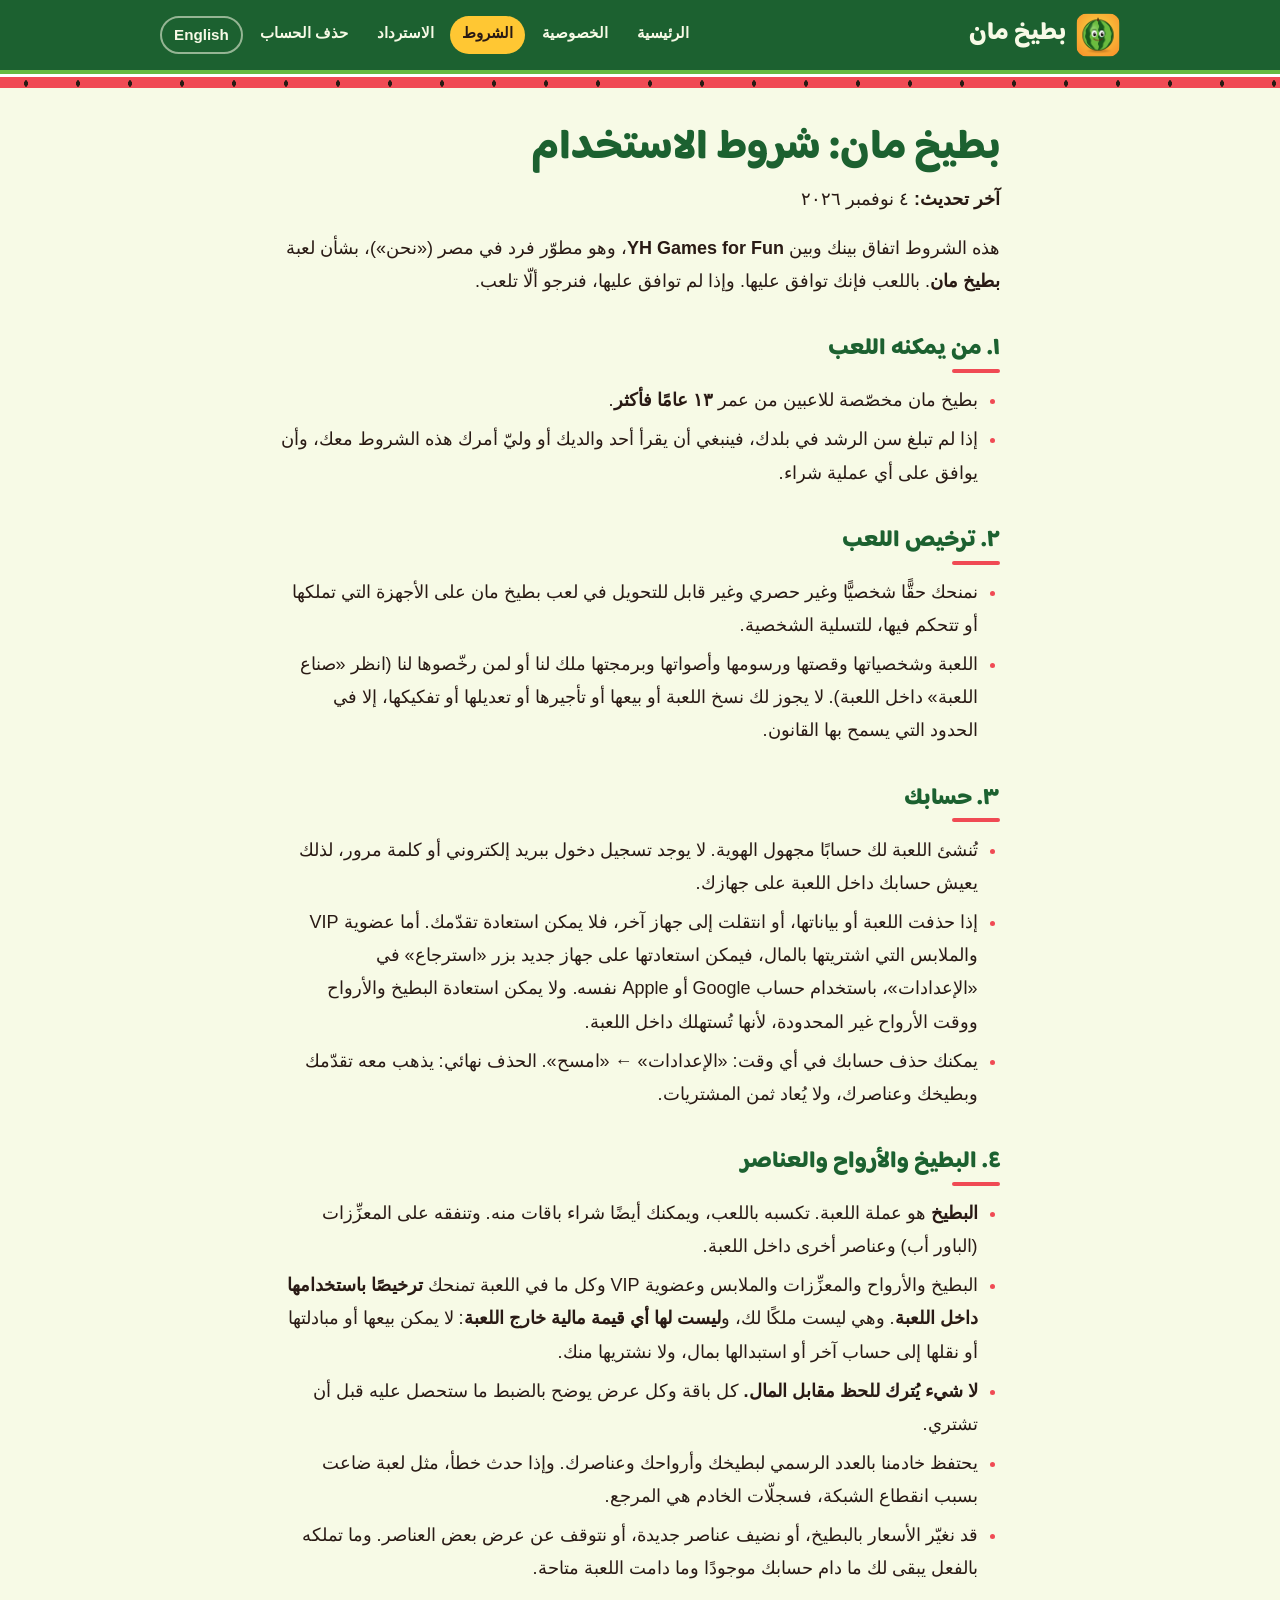
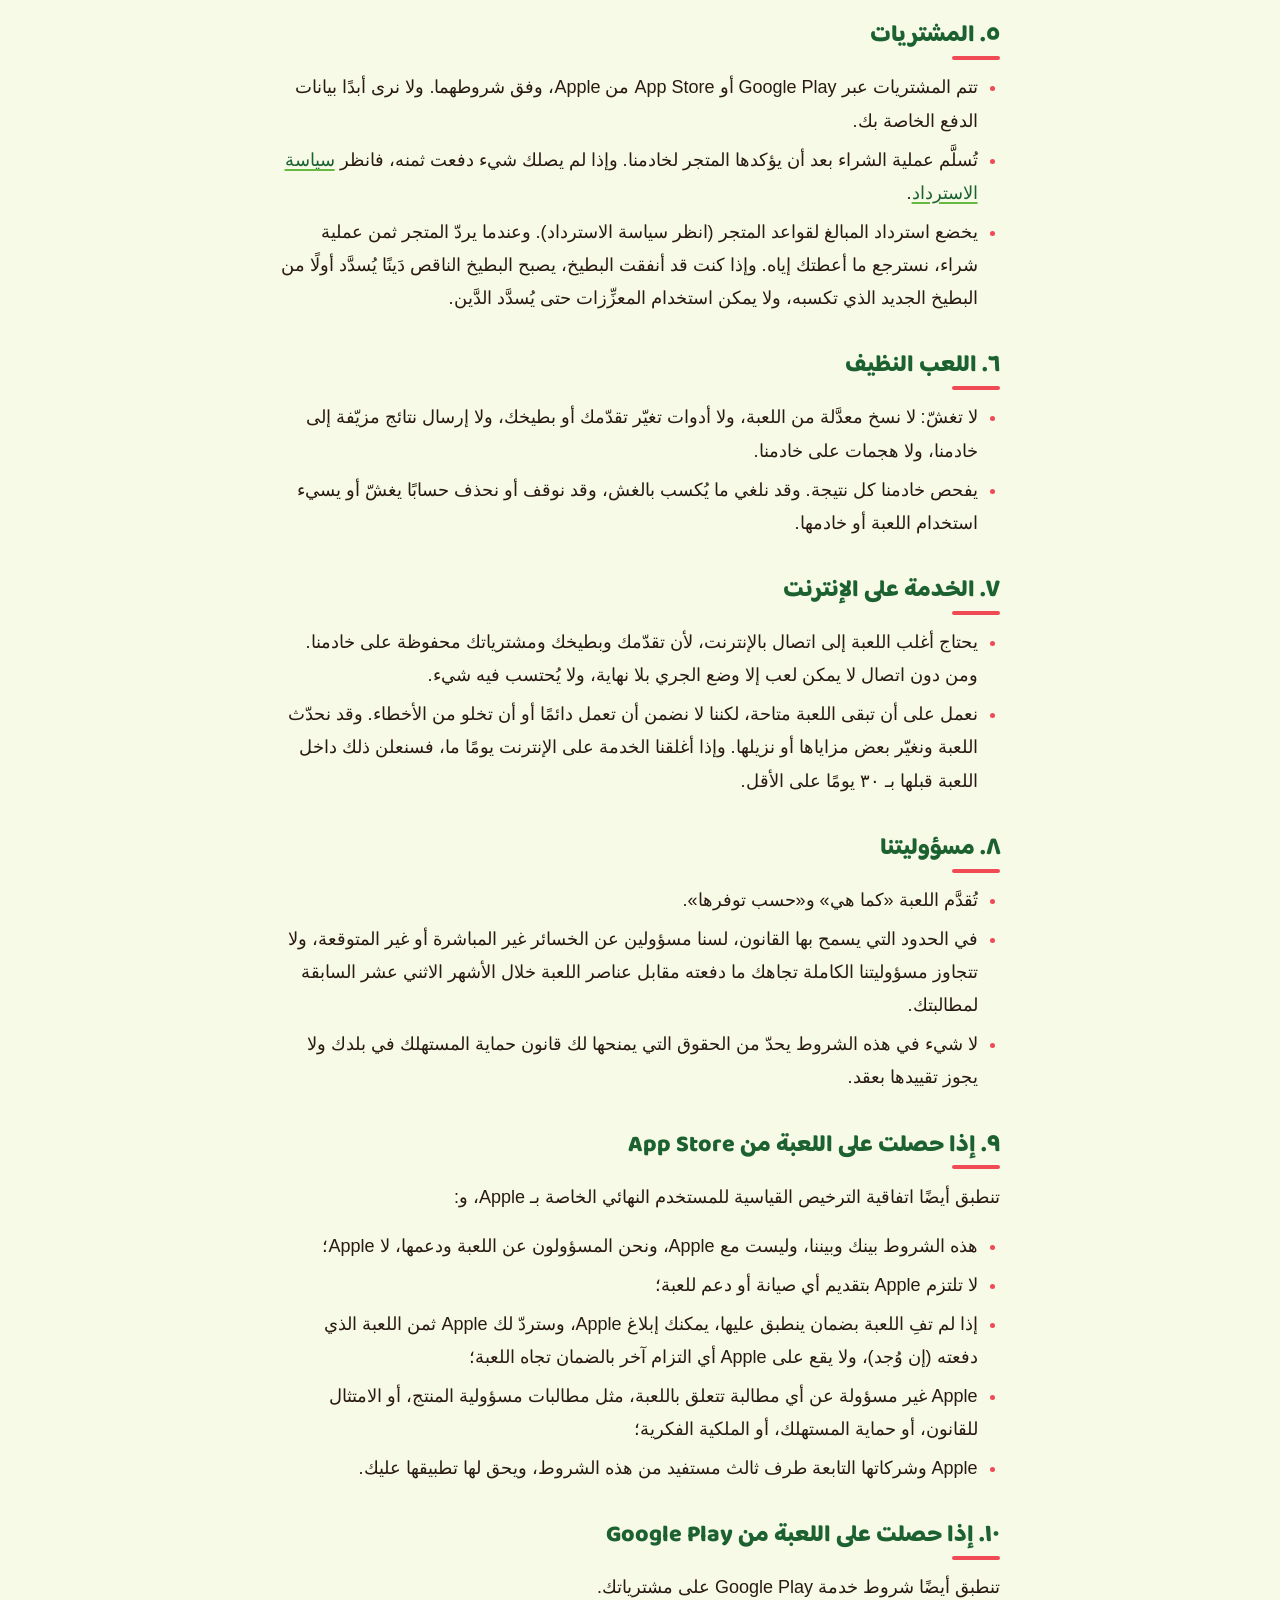
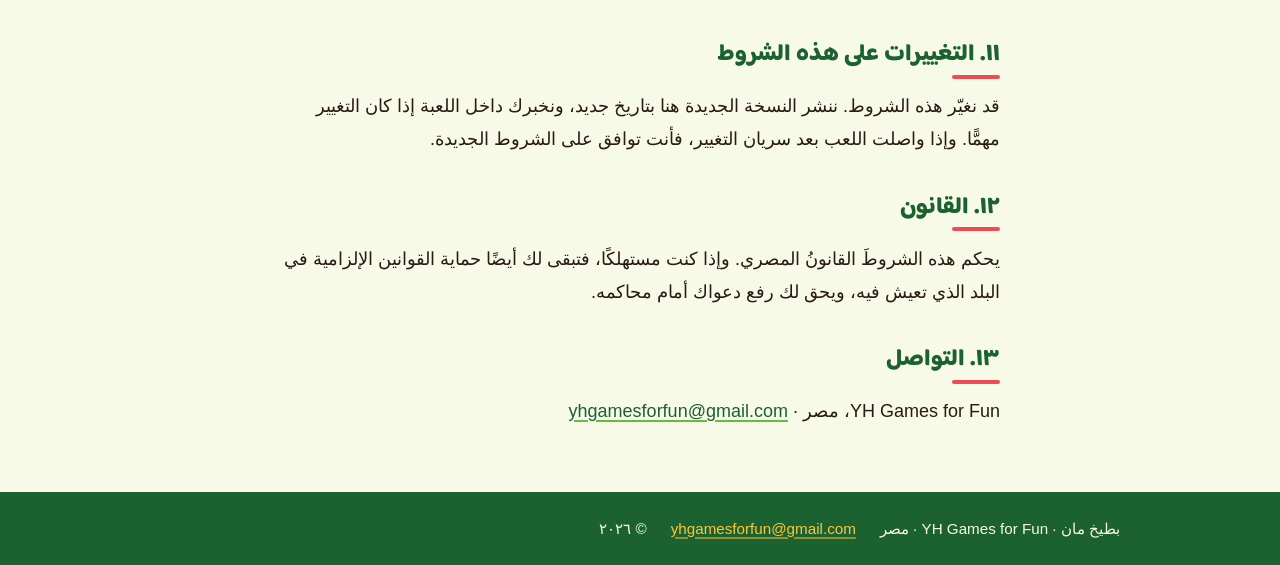
<file: ar/terms.html>
<!doctype html>
<!-- Built by Site/publish.py from Docs/Legal/Terms-of-Use.ar.md: change that document, not this page. -->
<html lang="ar" dir="rtl">
<head>
<meta charset="utf-8">
<meta name="viewport" content="width=device-width, initial-scale=1">
<meta http-equiv="Content-Security-Policy" content="default-src 'none'; style-src 'self'; font-src 'self'; img-src 'self'; base-uri 'none'; form-action 'none'">
<meta name="referrer" content="no-referrer">
<title>شروط الاستخدام · بطيخ مان</title>
<meta name="description" content="قواعد اللعب في بطيخ مان والشراء داخل اللعبة.">
<meta name="theme-color" content="#1c6130">
<link rel="canonical" href="https://youssef-haitham.github.io/bateekhman/ar/terms.html">
<link rel="alternate" hreflang="en" href="https://youssef-haitham.github.io/bateekhman/terms.html">
<link rel="alternate" hreflang="ar" href="https://youssef-haitham.github.io/bateekhman/ar/terms.html">
<link rel="alternate" hreflang="x-default" href="https://youssef-haitham.github.io/bateekhman/terms.html">
<link rel="icon" type="image/png" sizes="32x32" href="../img/favicon-32.png">
<link rel="apple-touch-icon" href="../img/icon-192.png">
<link rel="stylesheet" href="../style.css">
</head>
<body>
<a class="skip" href="#main">انتقل إلى المحتوى</a>
<header class="top">
  <div class="top-in">
    <a class="brand" href="index.html"><img src="../img/icon-192.png" alt="" width="44" height="44">بطيخ مان</a>
    <nav class="nav" aria-label="الموقع">
      <a href="index.html">الرئيسية</a>
      <a href="privacy.html">الخصوصية</a>
      <a href="terms.html" aria-current="page">الشروط</a>
      <a href="refunds.html">الاسترداد</a>
      <a href="delete-account.html">حذف الحساب</a>
      <a class="lang" href="../terms.html" hreflang="en" lang="en">English</a>
    </nav>
  </div>
  <div class="slice" aria-hidden="true"></div>
</header>
<main id="main">
<h1>بطيخ مان: شروط الاستخدام</h1>
<p><strong>آخر تحديث:</strong> ٤ نوفمبر ٢٠٢٦</p>
<p>هذه الشروط اتفاق بينك وبين <strong>YH Games for Fun</strong>، وهو مطوّر فرد في مصر («نحن»)، بشأن لعبة <strong>بطيخ مان</strong>. باللعب فإنك توافق عليها. وإذا لم توافق عليها، فنرجو ألّا تلعب.</p>
<h2>١. من يمكنه اللعب</h2>
<ul>
<li>بطيخ مان مخصّصة للاعبين من عمر <strong>١٣ عامًا فأكثر</strong>.</li>
<li>إذا لم تبلغ سن الرشد في بلدك، فينبغي أن يقرأ أحد والديك أو وليّ أمرك هذه الشروط معك، وأن يوافق على أي عملية شراء.</li>
</ul>
<h2>٢. ترخيص اللعب</h2>
<ul>
<li>نمنحك حقًّا شخصيًّا وغير حصري وغير قابل للتحويل في لعب بطيخ مان على الأجهزة التي تملكها أو تتحكم فيها، للتسلية الشخصية.</li>
<li>اللعبة وشخصياتها وقصتها ورسومها وأصواتها وبرمجتها ملك لنا أو لمن رخّصوها لنا (انظر «صناع اللعبة» داخل اللعبة). لا يجوز لك نسخ اللعبة أو بيعها أو تأجيرها أو تعديلها أو تفكيكها، إلا في الحدود التي يسمح بها القانون.</li>
</ul>
<h2>٣. حسابك</h2>
<ul>
<li>تُنشئ اللعبة لك حسابًا مجهول الهوية. لا يوجد تسجيل دخول ببريد إلكتروني أو كلمة مرور، لذلك يعيش حسابك داخل اللعبة على جهازك.</li>
<li>إذا حذفت اللعبة أو بياناتها، أو انتقلت إلى جهاز آخر، فلا يمكن استعادة تقدّمك. أما عضوية VIP والملابس التي اشتريتها بالمال، فيمكن استعادتها على جهاز جديد بزر «استرجاع» في «الإعدادات»، باستخدام حساب Google أو Apple نفسه. ولا يمكن استعادة البطيخ والأرواح ووقت الأرواح غير المحدودة، لأنها تُستهلك داخل اللعبة.</li>
<li>يمكنك حذف حسابك في أي وقت: «الإعدادات» ← «امسح». الحذف نهائي: يذهب معه تقدّمك وبطيخك وعناصرك، ولا يُعاد ثمن المشتريات.</li>
</ul>
<h2>٤. البطيخ والأرواح والعناصر</h2>
<ul>
<li><strong>البطيخ</strong> هو عملة اللعبة. تكسبه باللعب، ويمكنك أيضًا شراء باقات منه. وتنفقه على المعزِّزات (الباور أب) وعناصر أخرى داخل اللعبة.</li>
<li>البطيخ والأرواح والمعزِّزات والملابس وعضوية VIP وكل ما في اللعبة تمنحك <strong>ترخيصًا باستخدامها داخل اللعبة</strong>. وهي ليست ملكًا لك، و<strong>ليست لها أي قيمة مالية خارج اللعبة</strong>: لا يمكن بيعها أو مبادلتها أو نقلها إلى حساب آخر أو استبدالها بمال، ولا نشتريها منك.</li>
<li><strong>لا شيء يُترك للحظ مقابل المال.</strong> كل باقة وكل عرض يوضح بالضبط ما ستحصل عليه قبل أن تشتري.</li>
<li>يحتفظ خادمنا بالعدد الرسمي لبطيخك وأرواحك وعناصرك. وإذا حدث خطأ، مثل لعبة ضاعت بسبب انقطاع الشبكة، فسجلّات الخادم هي المرجع.</li>
<li>قد نغيّر الأسعار بالبطيخ، أو نضيف عناصر جديدة، أو نتوقف عن عرض بعض العناصر. وما تملكه بالفعل يبقى لك ما دام حسابك موجودًا وما دامت اللعبة متاحة.</li>
</ul>
<h2>٥. المشتريات</h2>
<ul>
<li>تتم المشتريات عبر Google Play أو App Store من Apple، وفق شروطهما. ولا نرى أبدًا بيانات الدفع الخاصة بك.</li>
<li>تُسلَّم عملية الشراء بعد أن يؤكدها المتجر لخادمنا. وإذا لم يصلك شيء دفعت ثمنه، فانظر <a href="refunds.html">سياسة الاسترداد</a>.</li>
<li>يخضع استرداد المبالغ لقواعد المتجر (انظر سياسة الاسترداد). وعندما يردّ المتجر ثمن عملية شراء، نسترجع ما أعطتك إياه. وإذا كنت قد أنفقت البطيخ، يصبح البطيخ الناقص دَينًا يُسدَّد أولًا من البطيخ الجديد الذي تكسبه، ولا يمكن استخدام المعزِّزات حتى يُسدَّد الدَّين.</li>
</ul>
<h2>٦. اللعب النظيف</h2>
<ul>
<li>لا تغشّ: لا نسخ معدَّلة من اللعبة، ولا أدوات تغيّر تقدّمك أو بطيخك، ولا إرسال نتائج مزيّفة إلى خادمنا، ولا هجمات على خادمنا.</li>
<li>يفحص خادمنا كل نتيجة. وقد نلغي ما يُكسب بالغش، وقد نوقف أو نحذف حسابًا يغشّ أو يسيء استخدام اللعبة أو خادمها.</li>
</ul>
<h2>٧. الخدمة على الإنترنت</h2>
<ul>
<li>يحتاج أغلب اللعبة إلى اتصال بالإنترنت، لأن تقدّمك وبطيخك ومشترياتك محفوظة على خادمنا. ومن دون اتصال لا يمكن لعب إلا وضع الجري بلا نهاية، ولا يُحتسب فيه شيء.</li>
<li>نعمل على أن تبقى اللعبة متاحة، لكننا لا نضمن أن تعمل دائمًا أو أن تخلو من الأخطاء. وقد نحدّث اللعبة ونغيّر بعض مزاياها أو نزيلها. وإذا أغلقنا الخدمة على الإنترنت يومًا ما، فسنعلن ذلك داخل اللعبة قبلها بـ ٣٠ يومًا على الأقل.</li>
</ul>
<h2>٨. مسؤوليتنا</h2>
<ul>
<li>تُقدَّم اللعبة «كما هي» و«حسب توفرها».</li>
<li>في الحدود التي يسمح بها القانون، لسنا مسؤولين عن الخسائر غير المباشرة أو غير المتوقعة، ولا تتجاوز مسؤوليتنا الكاملة تجاهك ما دفعته مقابل عناصر اللعبة خلال الأشهر الاثني عشر السابقة لمطالبتك.</li>
<li>لا شيء في هذه الشروط يحدّ من الحقوق التي يمنحها لك قانون حماية المستهلك في بلدك ولا يجوز تقييدها بعقد.</li>
</ul>
<h2>٩. إذا حصلت على اللعبة من App Store</h2>
<p>تنطبق أيضًا اتفاقية الترخيص القياسية للمستخدم النهائي الخاصة بـ Apple، و:</p>
<ul>
<li>هذه الشروط بينك وبيننا، وليست مع Apple، ونحن المسؤولون عن اللعبة ودعمها، لا Apple؛</li>
<li>لا تلتزم Apple بتقديم أي صيانة أو دعم للعبة؛</li>
<li>إذا لم تفِ اللعبة بضمان ينطبق عليها، يمكنك إبلاغ Apple، وستردّ لك Apple ثمن اللعبة الذي دفعته (إن وُجد)، ولا يقع على Apple أي التزام آخر بالضمان تجاه اللعبة؛</li>
<li>Apple غير مسؤولة عن أي مطالبة تتعلق باللعبة، مثل مطالبات مسؤولية المنتج، أو الامتثال للقانون، أو حماية المستهلك، أو الملكية الفكرية؛</li>
<li>Apple وشركاتها التابعة طرف ثالث مستفيد من هذه الشروط، ويحق لها تطبيقها عليك.</li>
</ul>
<h2>١٠. إذا حصلت على اللعبة من Google Play</h2>
<p>تنطبق أيضًا شروط خدمة Google Play على مشترياتك.</p>
<h2>١١. التغييرات على هذه الشروط</h2>
<p>قد نغيّر هذه الشروط. ننشر النسخة الجديدة هنا بتاريخ جديد، ونخبرك داخل اللعبة إذا كان التغيير مهمًّا. وإذا واصلت اللعب بعد سريان التغيير، فأنت توافق على الشروط الجديدة.</p>
<h2>١٢. القانون</h2>
<p>يحكم هذه الشروطَ القانونُ المصري. وإذا كنت مستهلكًا، فتبقى لك أيضًا حماية القوانين الإلزامية في البلد الذي تعيش فيه، ويحق لك رفع دعواك أمام محاكمه.</p>
<h2>١٣. التواصل</h2>
<p>YH Games for Fun، مصر · <a href="mailto:yhgamesforfun@gmail.com" dir="ltr">yhgamesforfun@gmail.com</a></p>
</main>
<footer class="foot">
  <div class="foot-in">
    <span>بطيخ مان · YH Games for Fun · مصر</span>
    <a href="mailto:yhgamesforfun@gmail.com" dir="ltr">yhgamesforfun@gmail.com</a>
    <span>© ٢٠٢٦</span>
  </div>
</footer>
</body>
</html>
</file>
<file: style.css>
/* Bateekh Man's website: one stylesheet for the English pages and the Arabic ones (right to left).
   The colours are the game's own (Game/Assets/Scripts/Candy.cs): the rind's dark green, leaf green, the flesh's red and its pink,
   sun yellow, cream and a seed's dark. Nothing is loaded from another site: the font file sits next to this one. */

@font-face {
  font-family: "Baloo Bhaijaan 2";
  src: url("fonts/BalooBhaijaan2-ExtraBold.ttf") format("truetype");
  font-weight: 800;
  font-style: normal;
  font-display: swap;
}

:root {
  --rind: #1c6130;
  --rind-dark: #134422;
  --leaf: #66ba42;
  --flesh: #f04a54;
  --flesh-ink: #c22a35;           /* the flesh's red, dark enough for small text on cream */
  --blush: #ff8f94;
  --sun: #ffc733;
  --cream: #f7fae6;
  --seed: #291a14;
  --paper: #fffef6;
  --line: #dde5c4;
  --text: #291a14;
  --soft: #5a4a3f;
  --display: "Baloo Bhaijaan 2", "Segoe UI", system-ui, sans-serif;
  --body: system-ui, -apple-system, "Segoe UI", Roboto, "Noto Sans", "Helvetica Neue", Arial, sans-serif;
  --body-ar: "Segoe UI", Tahoma, "Noto Sans Arabic", "Noto Naskh Arabic", "Geeza Pro", "Arabic UI Text", Arial, sans-serif;
  color-scheme: light;
}

* { box-sizing: border-box; }

html { -webkit-text-size-adjust: 100%; text-size-adjust: 100%; }

body {
  margin: 0;
  background: var(--cream);
  color: var(--text);
  font: 400 1.0625rem/1.65 var(--body);
}

html[lang="ar"] body { font-family: var(--body-ar); font-size: 1.125rem; line-height: 1.85; }

/* ---------------------------------------------------------------- the top: the rind, then a slice's white and red with seeds */

.skip {
  position: absolute;
  inset-inline-start: 1rem;
  top: -4rem;
  z-index: 2;
  background: var(--sun);
  color: var(--seed);
  padding: .5rem 1rem;
  border-radius: 999px;
  font-weight: 700;
}
.skip:focus { top: 1rem; }

.top { background: var(--rind); color: var(--cream); }

.top-in {
  max-width: 62rem;
  margin: 0 auto;
  padding: .8rem 1rem;
  display: flex;
  flex-wrap: wrap;
  align-items: center;
  gap: .6rem 1.2rem;
}

.brand {
  display: inline-flex;
  align-items: center;
  gap: .65rem;
  color: var(--cream);
  text-decoration: none;
  font-family: var(--display);
  font-weight: 800;
  font-size: 1.55rem;
  line-height: 1;
}
.brand img { width: 44px; height: 44px; border-radius: 12px; }

.nav { display: flex; flex-wrap: wrap; gap: .3rem; margin-inline-start: auto; }

.nav a {
  color: var(--cream);
  text-decoration: none;
  padding: .3rem .75rem;
  border-radius: 999px;
  font-weight: 600;
  font-size: .95rem;
  line-height: 1.6;
}
.nav a:hover { background: rgba(255, 255, 255, .14); color: #fff; }
.nav a[aria-current="page"] { background: var(--sun); color: var(--seed); }
.nav .lang { border: 2px solid rgba(247, 250, 230, .55); }

.slice {
  position: relative;
  height: 18px;
  background: linear-gradient(to bottom, var(--leaf) 0 4px, #fff 4px 7px, var(--flesh) 7px 100%);
}
.slice::after {
  content: "";
  position: absolute;
  inset: 9px 0 0;
  background: radial-gradient(2px 3.5px at 50% 50%, var(--seed) 85%, transparent 100%) 0 0 / 52px 9px repeat-x;
}

/* ---------------------------------------------------------------- the page */

main {
  max-width: 47rem;
  margin: 0 auto;
  padding: 2rem 1rem 3rem;
  overflow-wrap: break-word;
}

h1, h2, h3 {
  font-family: var(--display);
  font-weight: 800;
  color: var(--rind);
  line-height: 1.25;
}
h1 { font-size: clamp(1.9rem, 6vw, 2.6rem); margin: .2rem 0 .5rem; }
h2 { font-size: 1.45rem; margin: 2.3rem 0 .7rem; }
h2::after {
  content: "";
  display: block;
  width: 3rem;
  height: 4px;
  margin-top: .3rem;
  border-radius: 2px;
  background: var(--flesh);
}

p, ul, ol { margin: 0 0 1rem; }
ul, ol { padding-inline-start: 1.4rem; }
li { margin: .35rem 0; }
li::marker { color: var(--flesh); font-weight: 700; }
html[lang="ar"] ol { list-style-type: arabic-indic; }
strong { font-weight: 700; color: var(--seed); }

a {
  color: var(--rind);
  text-decoration-color: var(--leaf);
  text-decoration-thickness: 2px;
  text-underline-offset: 3px;
  overflow-wrap: anywhere;
}
a:hover { color: var(--flesh-ink); text-decoration-color: var(--flesh); }
a:focus-visible { outline: 3px solid var(--sun); outline-offset: 2px; border-radius: 4px; }

.table {
  overflow-x: auto;
  margin: 0 0 1.4rem;
  border: 2px solid var(--line);
  border-radius: 14px;
  background: var(--paper);
}
table { width: 100%; border-collapse: collapse; font-size: .97rem; }
th, td { text-align: start; vertical-align: top; padding: .65rem .85rem; border-bottom: 1px solid var(--line); }
th { background: var(--rind); color: var(--cream); font-weight: 700; }
tr:last-child td { border-bottom: 0; }
td:first-child { width: 50%; }

/* on a phone each row is a card, each cell under its column's name (publish.py writes the name into data-label) */
@media (max-width: 36rem) {
  .table { border: 0; background: none; overflow: visible; border-radius: 0; }
  .table table, .table tbody, .table tr, .table td { display: block; width: auto; }
  .table thead { position: absolute; width: 1px; height: 1px; overflow: hidden; clip: rect(0 0 0 0); white-space: nowrap; }
  .table tr { margin: 0 0 .8rem; border: 2px solid var(--line); border-radius: 14px; background: var(--paper); overflow: hidden; }
  .table td { border: 0; padding: .6rem .9rem; }
  .table td + td { border-top: 1px dashed var(--line); }
  .table td::before {
    content: attr(data-label);
    display: block;
    margin-bottom: .1rem;
    font-family: var(--display);
    font-weight: 800;
    font-size: .85rem;
    color: var(--flesh-ink);
  }
  td:first-child { width: auto; }
}

/* ---------------------------------------------------------------- the home page */

.hero { text-align: center; padding-top: .5rem; }
.hero img {
  width: 128px;
  height: 128px;
  border-radius: 30px;
  box-shadow: 0 6px 0 var(--rind-dark), 0 14px 28px rgba(28, 97, 48, .25);
}
.hero h1 { font-size: clamp(2.5rem, 10vw, 3.7rem); margin: 1rem 0 0; }
.tag { font-family: var(--display); font-weight: 800; color: var(--flesh); font-size: 1.35rem; margin: 0 0 1rem; }
.hero .intro { max-width: 36rem; margin-inline: auto; }

.soon {
  display: inline-block;
  margin: .4rem 0 .6rem;
  padding: .45rem 1.1rem;
  border-radius: 999px;
  background: var(--sun);
  color: var(--seed);
  font-weight: 700;
  box-shadow: 0 3px 0 #d39b12;
}
.facts { color: var(--soft); font-size: .97rem; }

.support {
  background: var(--paper);
  border: 2px solid var(--line);
  border-inline-start: 6px solid var(--flesh);
  border-radius: 14px;
  padding: 1rem 1.2rem;
}

.cards {
  display: grid;
  grid-template-columns: repeat(auto-fit, minmax(13rem, 1fr));
  gap: .9rem;
  margin: 0 0 1rem;
}
.card {
  display: block;
  padding: 1rem 1.1rem;
  border: 2px solid var(--line);
  border-radius: 18px;
  background: var(--paper);
  color: var(--text);
  text-decoration: none;
  overflow-wrap: normal;
}
.card b { display: block; font-family: var(--display); font-weight: 800; color: var(--rind); font-size: 1.2rem; margin-bottom: .2rem; }
.card:hover { border-color: var(--leaf); color: var(--text); }
.card:hover b { color: var(--rind); }

/* ---------------------------------------------------------------- the foot */

.foot { background: var(--rind); color: var(--cream); }
.foot-in {
  max-width: 62rem;
  margin: 0 auto;
  padding: 1.4rem 1rem;
  display: flex;
  flex-wrap: wrap;
  gap: .4rem 1.5rem;
  font-size: .95rem;
}
.foot a { color: var(--sun); text-decoration-color: rgba(255, 199, 51, .5); }
.foot a:hover { color: #fff; text-decoration-color: #fff; }

/* ---------------------------------------------------------------- get.html: where the ads send people (one tap to the store) */

.get { text-align: center; }
.get .shot {
  display: block;
  width: 100%;
  max-width: 40rem;
  height: auto;
  margin: 1.2rem auto;
  border-radius: 18px;
  box-shadow: 0 6px 0 var(--rind-dark), 0 14px 28px rgba(28, 97, 48, .25);
}
.store-btn {
  display: inline-block;
  margin: .6rem 0 .8rem;
  padding: .85rem 2rem;
  border-radius: 999px;
  background: var(--rind);
  color: var(--cream);
  font-family: var(--display);
  font-weight: 800;
  font-size: 1.35rem;
  text-decoration: none;
  box-shadow: 0 5px 0 var(--rind-dark);
}
.store-btn:hover, .store-btn:focus-visible { background: var(--leaf); color: var(--seed); }
</file>
